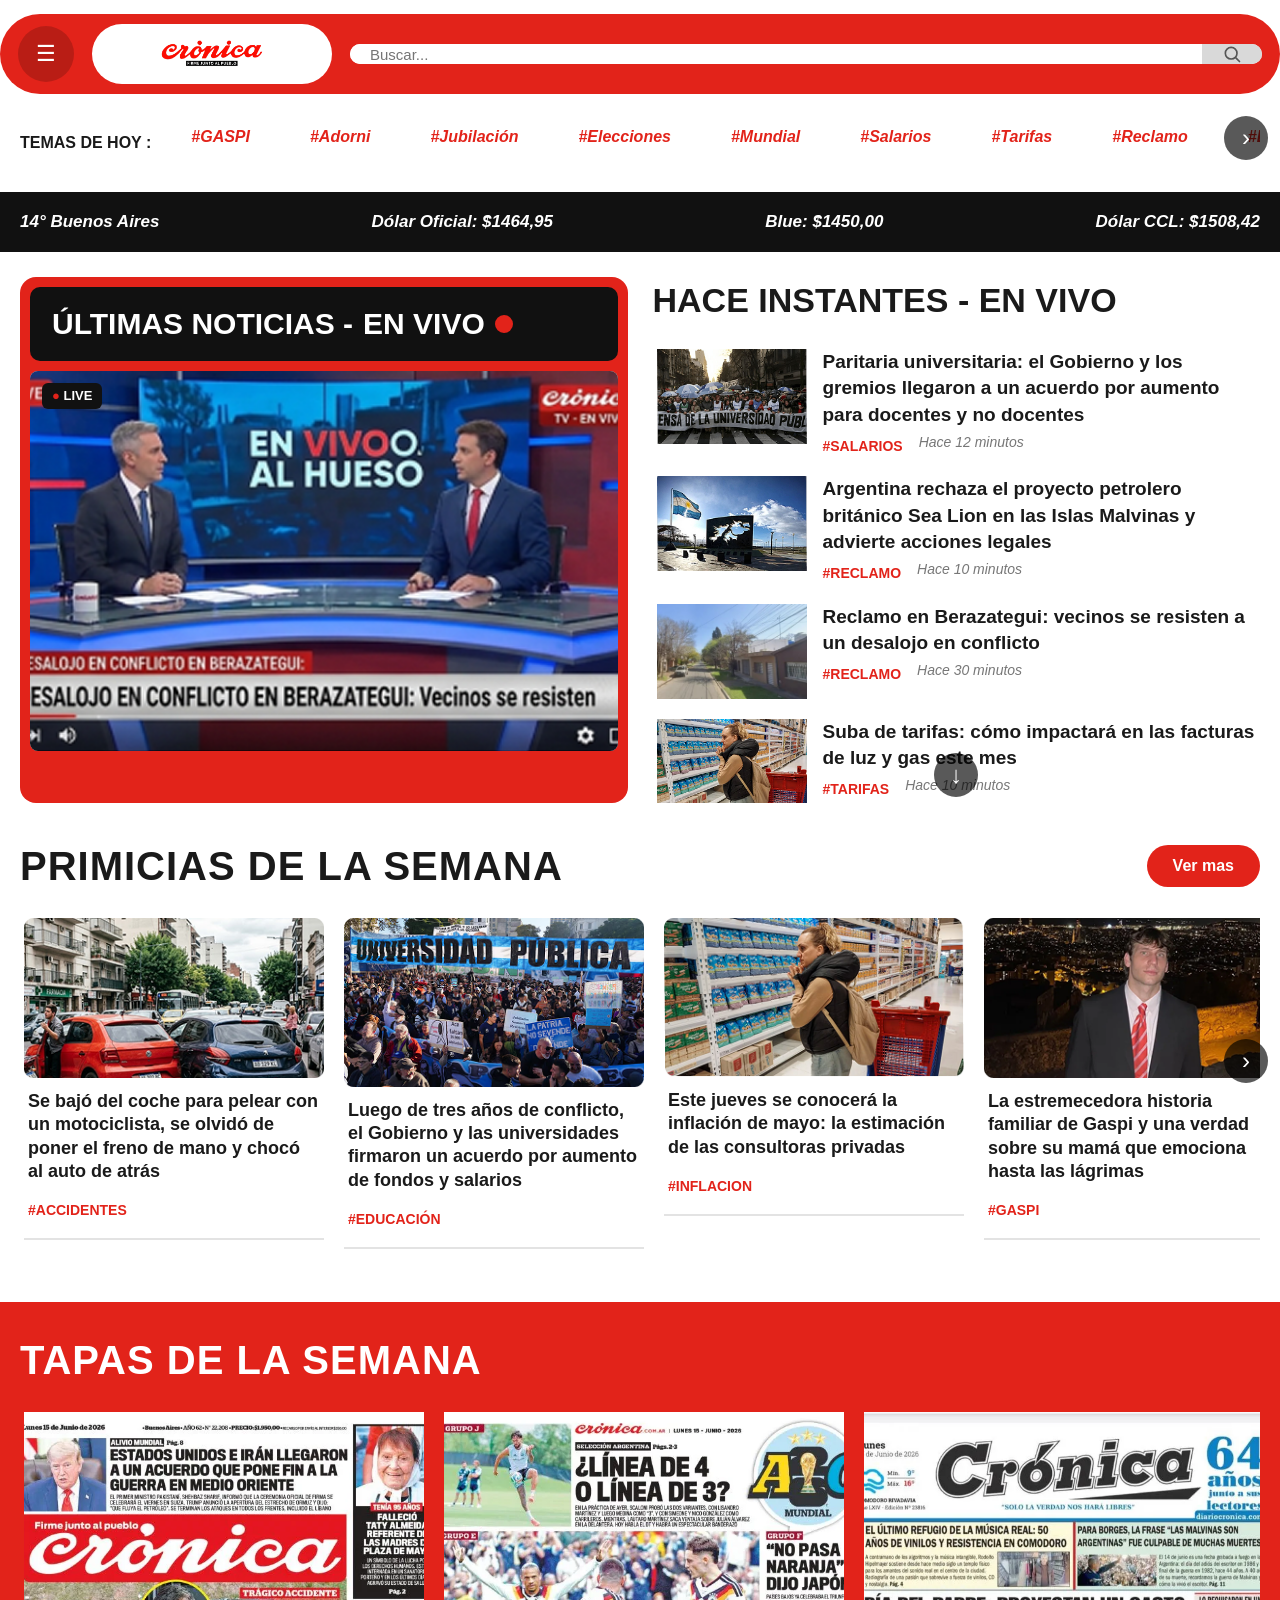
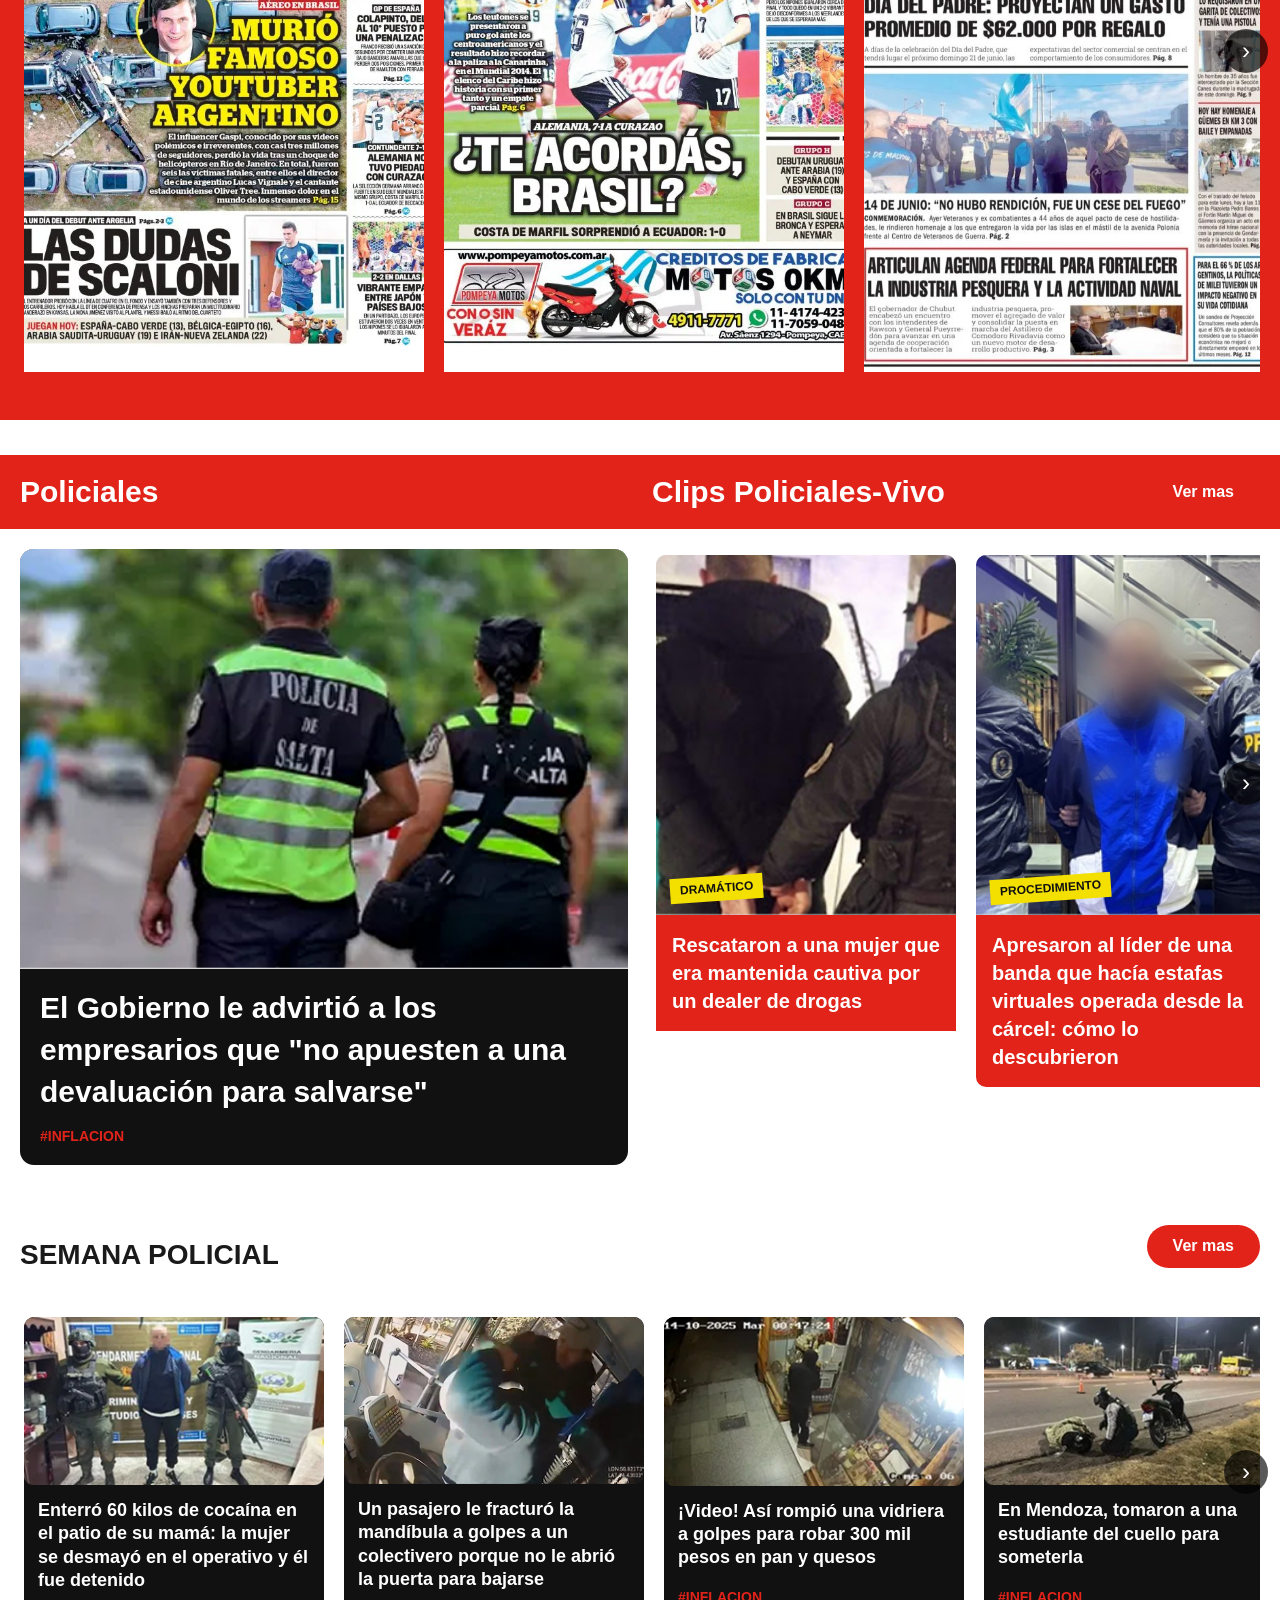
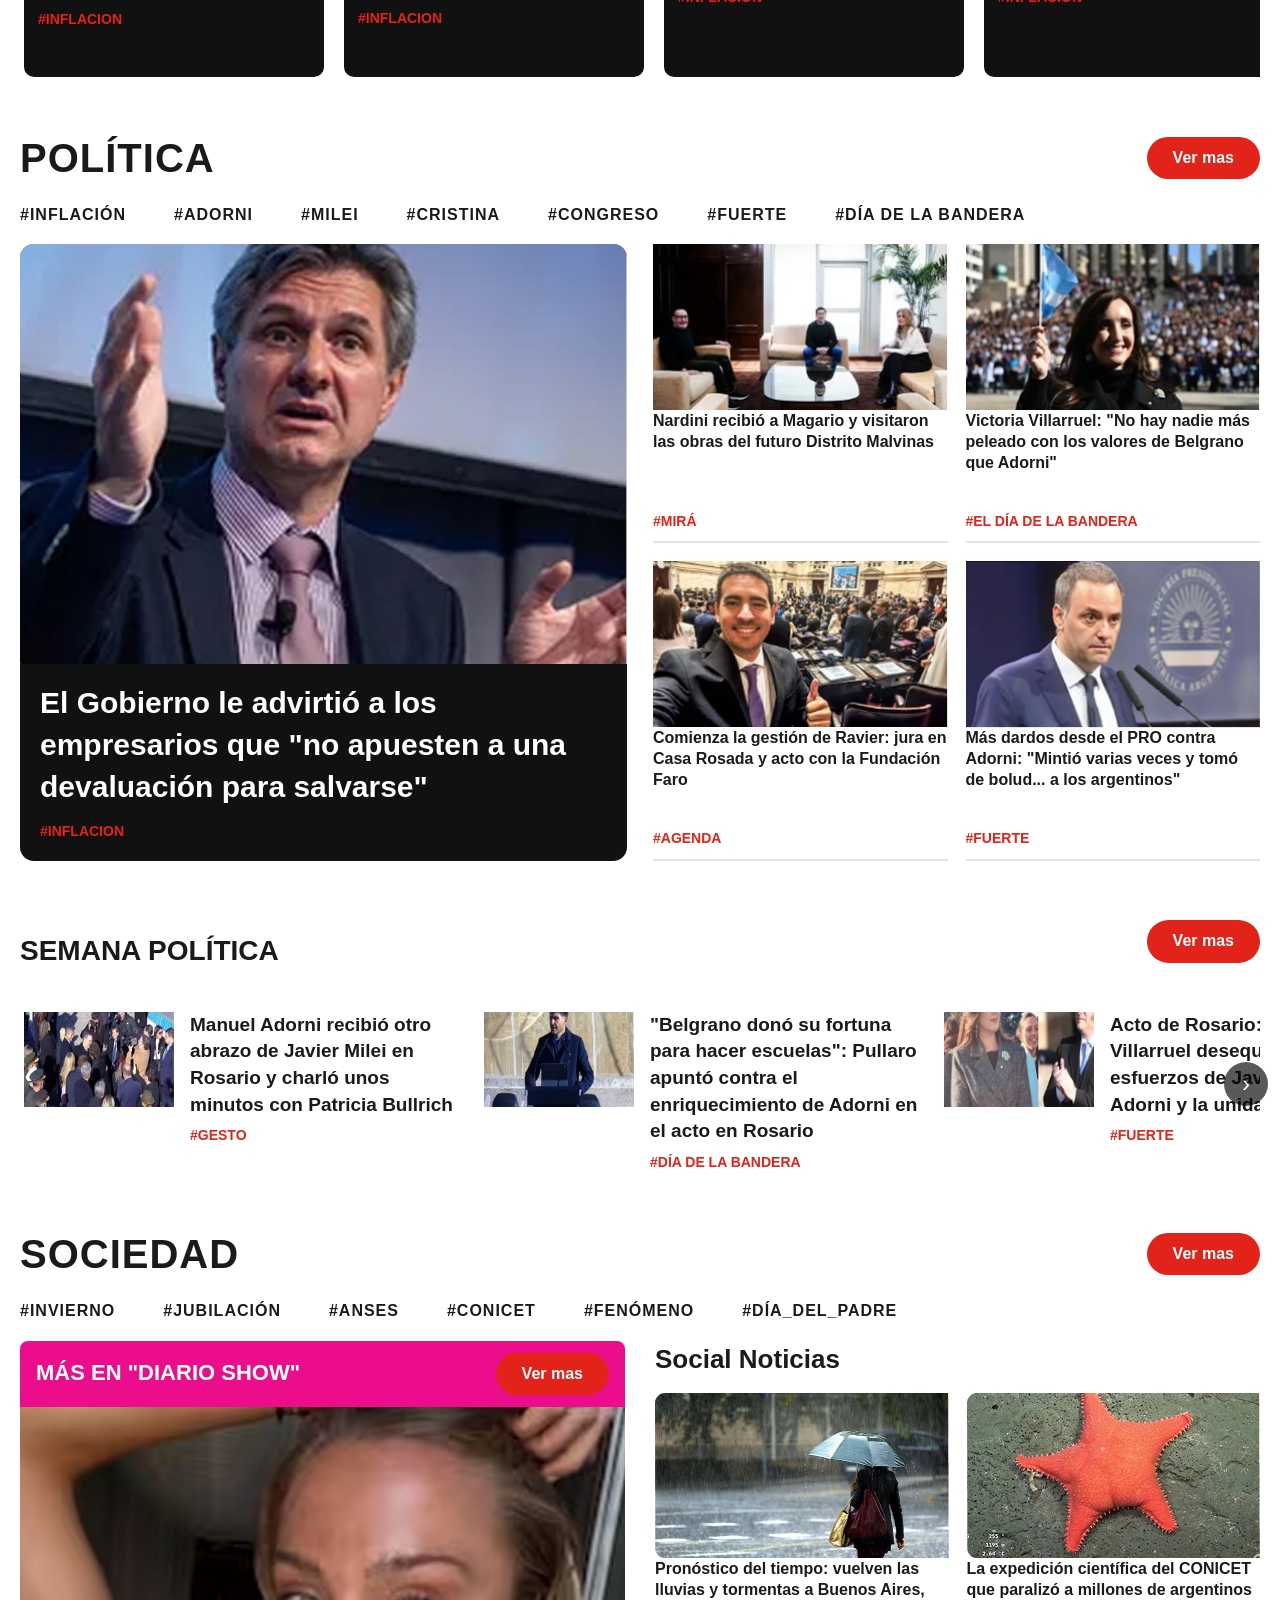
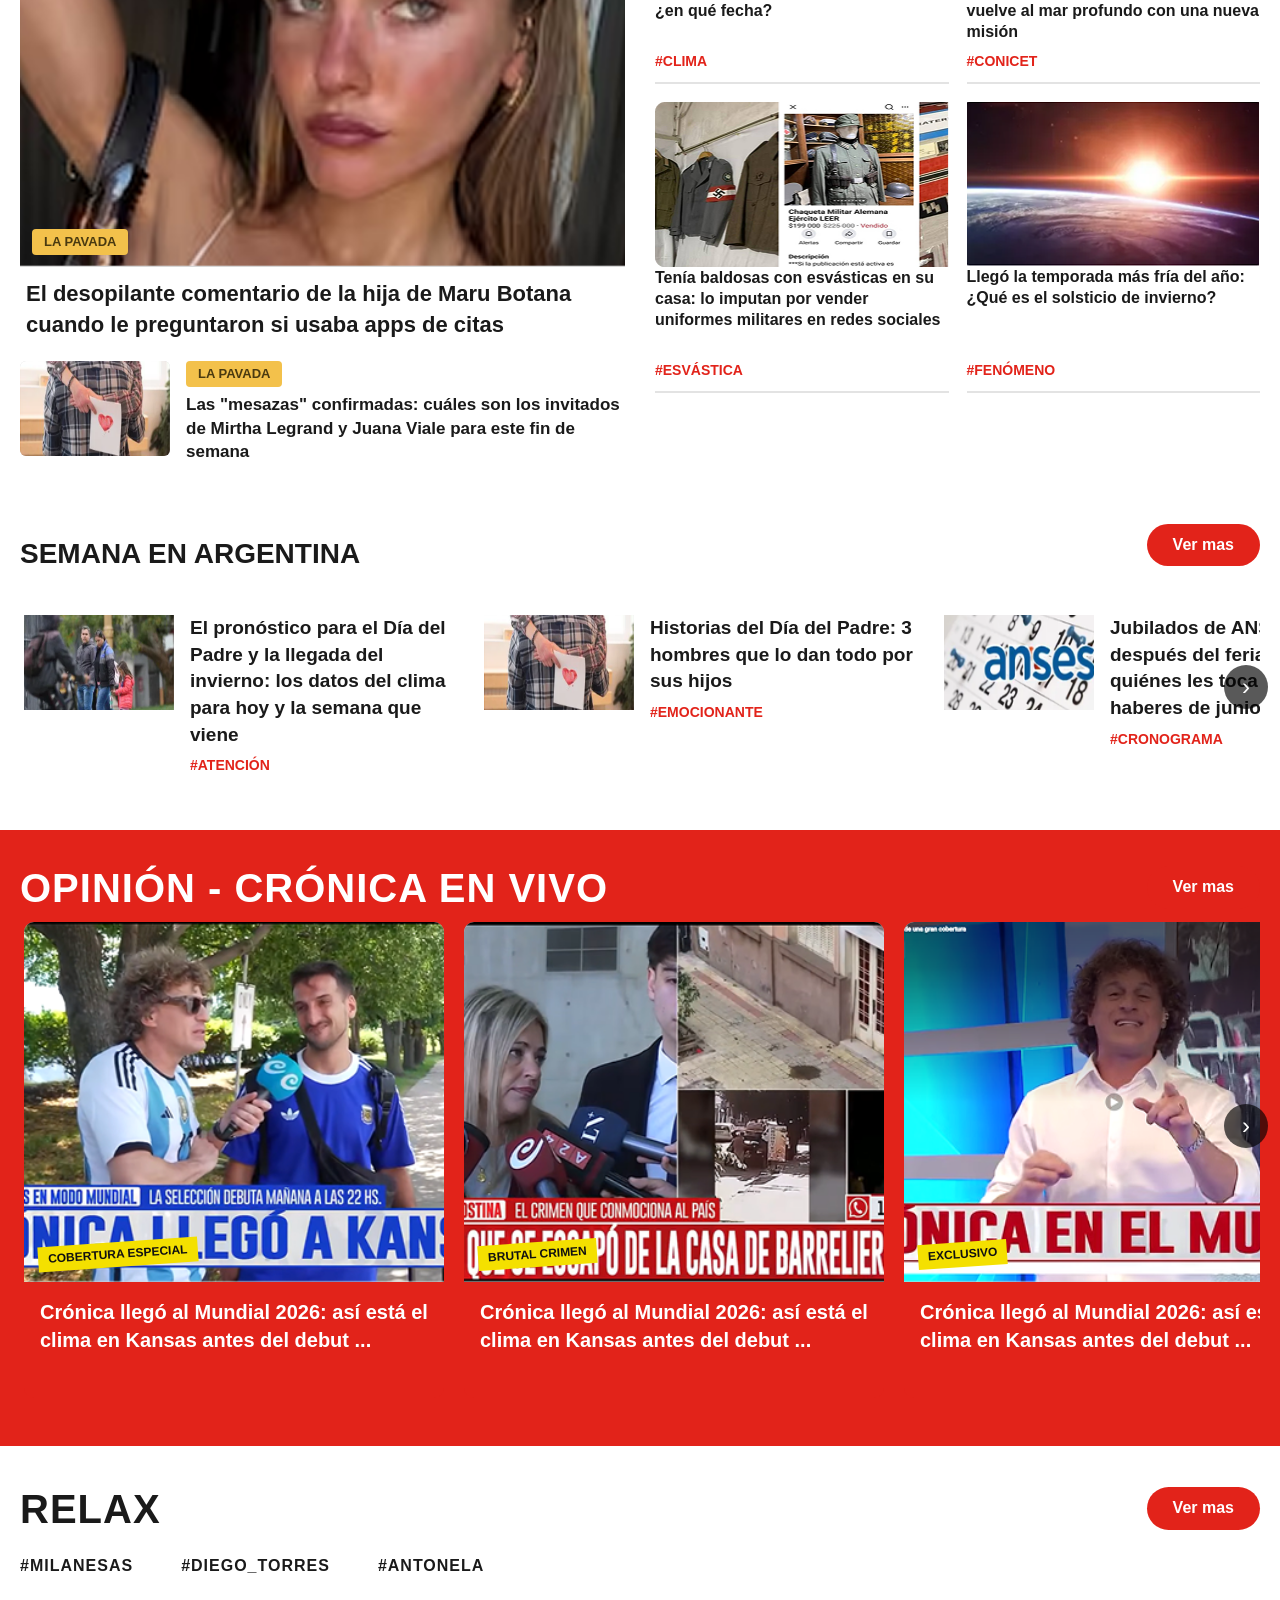
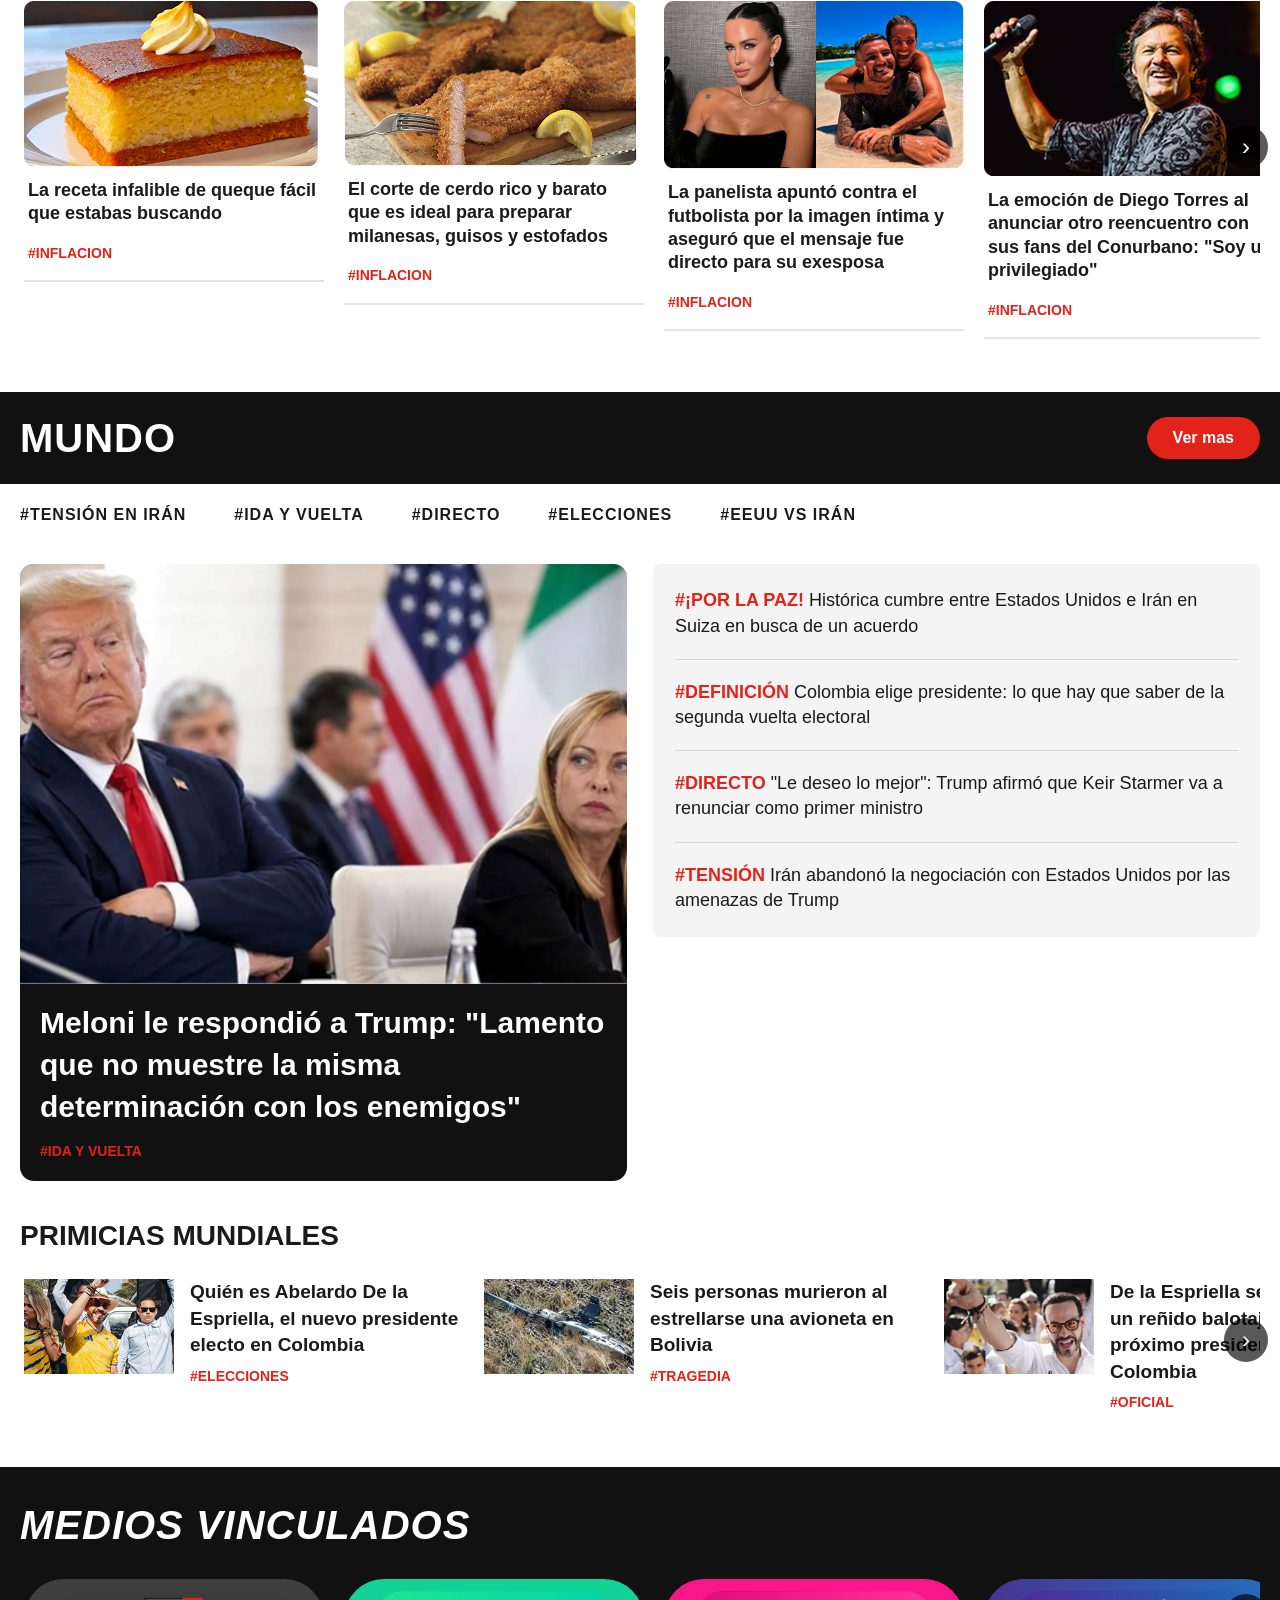
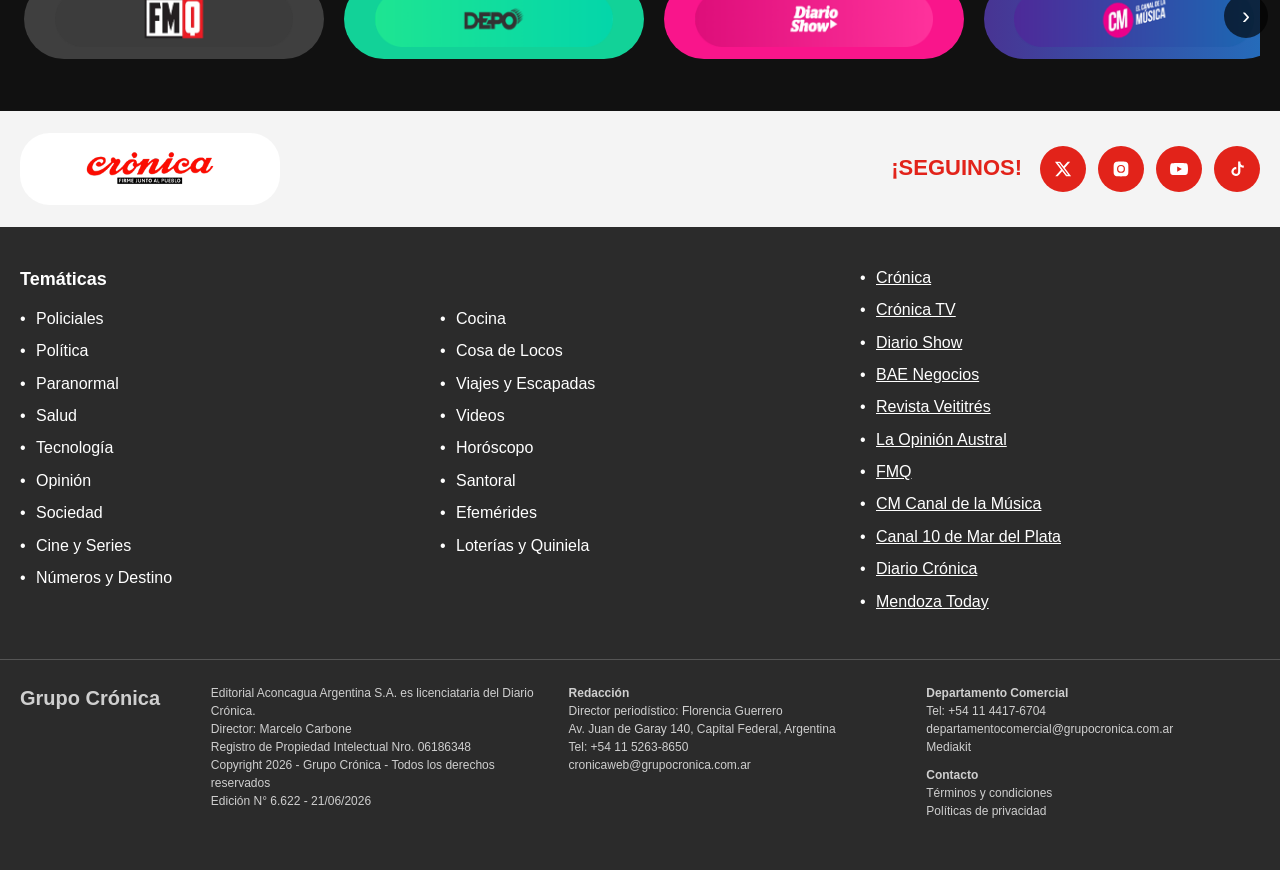
<file: index.html>
<!DOCTYPE html>
<html lang="es">
<head>
  <meta charset="UTF-8" />
  <meta name="viewport" content="width=device-width, initial-scale=1.0" />
  <title>Crónica — Portal de Noticias</title>
  <link rel="stylesheet" href="style.css" />
</head>

<body>

  <!-- =======================================================================
       1. HEADER (menú izq · logo · buscador der)
       ======================================================================= -->
  <header class="header">
    <div class="contenedor barra-superior">
      <button class="btn-menu" id="btnMenu" aria-label="Abrir menú">&#9776;</button>

      <a href="index.html" class="logo">
        <img src="imagenes/logo.png" alt="Crónica" class="logo-img" />
      </a>

      <form class="buscador" onsubmit="return false;">
        <input type="text" placeholder="Buscar..." />
        <button type="submit" aria-label="Buscar">
          <svg viewBox="0 0 24 24" width="20" height="20" fill="none" stroke="currentColor" stroke-width="2" stroke-linecap="round" stroke-linejoin="round"><circle cx="11" cy="11" r="7"></circle><line x1="21" y1="21" x2="16.65" y2="16.65"></line></svg>
        </button>
      </form>
    </div>

    <nav class="menu-desplegable menu-desplegable--oculto" id="menuDesplegable" aria-label="Menú principal">
      <ul class="menu-lista">
        <li><a href="#">Policiales</a></li>
        <li><a href="#">Política</a></li>
        <li><a href="#">Paranormal</a></li>
        <li><a href="#">Salud</a></li>
        <li><a href="#">Tecnología</a></li>
        <li><a href="#">Opinión</a></li>
        <li><a href="#">Sociedad</a></li>
        <li><a href="#">Cine y Series</a></li>
        <li><a href="#">Números y Destino</a></li>
        <li><a href="#">Cocina</a></li>
        <li><a href="#">Cosa de Locos</a></li>
        <li><a href="#">Viajes y Escapadas</a></li>
      </ul>
      <div class="menu-redes">
        <a href="#" class="red" aria-label="X">
          <svg viewBox="0 0 24 24" width="20" height="20" fill="currentColor"><path d="M18.244 2.25h3.308l-7.227 8.26 8.502 11.24h-6.66l-5.214-6.817L4.99 21.75H1.68l7.73-8.835L1.254 2.25H8.08l4.713 6.231 5.45-6.231Zm-1.161 17.52h1.833L7.084 4.126H5.117L17.083 19.77Z"/></svg>
        </a>
        <a href="#" class="red" aria-label="Instagram">
          <svg viewBox="0 0 24 24" width="20" height="20" fill="currentColor"><path d="M12 2.16c3.2 0 3.58.01 4.85.07 1.17.05 1.8.25 2.23.41.56.22.96.48 1.38.9.42.42.68.82.9 1.38.16.42.36 1.06.41 2.23.06 1.27.07 1.65.07 4.85s-.01 3.58-.07 4.85c-.05 1.17-.25 1.8-.41 2.23-.22.56-.48.96-.9 1.38-.42.42-.82.68-1.38.9-.42.16-1.06.36-2.23.41-1.27.06-1.65.07-4.85.07s-3.58-.01-4.85-.07c-1.17-.05-1.8-.25-2.23-.41a3.81 3.81 0 0 1-1.38-.9 3.81 3.81 0 0 1-.9-1.38c-.16-.42-.36-1.06-.41-2.23C2.17 15.58 2.16 15.2 2.16 12s.01-3.58.07-4.85c.05-1.17.25-1.8.41-2.23.22-.56.48-.96.9-1.38.42-.42.82-.68 1.38-.9.42-.16 1.06-.36 2.23-.41C8.42 2.17 8.8 2.16 12 2.16Zm0 4.38a5.3 5.3 0 1 0 0 10.6 5.3 5.3 0 0 0 0-10.6Zm0 1.62a3.68 3.68 0 1 1 0 7.36 3.68 3.68 0 0 1 0-7.36Zm5.5-2.86a1.24 1.24 0 1 1 0 2.48 1.24 1.24 0 0 1 0-2.48Z"/></svg>
        </a>
        <a href="#" class="red" aria-label="YouTube">
          <svg viewBox="0 0 24 24" width="20" height="20" fill="currentColor"><path d="M23.5 6.5a3 3 0 0 0-2.1-2.13C19.5 3.85 12 3.85 12 3.85s-7.5 0-9.4.52A3 3 0 0 0 .5 6.5 31.3 31.3 0 0 0 0 12a31.3 31.3 0 0 0 .5 5.5 3 3 0 0 0 2.1 2.13c1.9.52 9.4.52 9.4.52s7.5 0 9.4-.52a3 3 0 0 0 2.1-2.13A31.3 31.3 0 0 0 24 12a31.3 31.3 0 0 0-.5-5.5ZM9.6 15.5v-7l6.2 3.5-6.2 3.5Z"/></svg>
        </a>
        <a href="#" class="red" aria-label="TikTok">
          <svg viewBox="0 0 24 24" width="20" height="20" fill="currentColor"><path d="M16.5 2h-3v13.5a3 3 0 1 1-2.4-2.94V9.5A6 6 0 1 0 16.5 15.5V8.9a7.5 7.5 0 0 0 4.5 1.5V7.4a4.5 4.5 0 0 1-4.5-4.5V2Z"/></svg>
        </a>
      </div>
    </nav>
  </header>
<!-- 1B. TEMAS DE HOY (hashtags-filtro). SIN flechas, con scroll libre -->
 <nav class="contenedor temas-hoy">
    <span class="temas-etiqueta">TEMAS DE HOY :</span>
    <div class="carrusel temas-carrusel">
      <button class="carrusel-flecha anterior" aria-label="Anterior">&#8249;</button>

      <div class="carrusel-pista temas-pista">
        <a href="#" class="tema-item" data-filtro="GASPI">#GASPI</a>
        <a href="#" class="tema-item" data-filtro="ADORNI">#Adorni</a>
        <a href="#" class="tema-item" data-filtro="JUBILACION">#Jubilación</a>
        <a href="#" class="tema-item" data-filtro="ELECCIONES">#Elecciones</a>
        <a href="#" class="tema-item" data-filtro="MUNDIAL">#Mundial</a>
        <a href="#" class="tema-item" data-filtro="SALARIOS">#Salarios</a>
        <a href="#" class="tema-item" data-filtro="TARIFAS">#Tarifas</a>
        <a href="#" class="tema-item" data-filtro="RECLAMO">#Reclamo</a>
        <a href="#" class="tema-item" data-filtro="DOLAR">#Dólar</a>
        <a href="#" class="tema-item" data-filtro="CLIMA">#Clima</a>
        <a href="#" class="tema-item" data-filtro="MUNDIAL2">#Mundial 2026</a>
        <a href="#" class="tema-item" data-filtro="CONICET">#Conicet</a>
        <a href="#" class="tema-item" data-filtro="POLICIALES">#Policiales</a>
      </div>

      <button class="carrusel-flecha siguiente" aria-label="Siguiente">&#8250;</button>
    </div>
  </nav>

  <!-- 1C. TICKER FINANCIERO -->
  <div class="ticker">
    <div class="contenedor ticker-fila">
      <span>14° Buenos Aires</span>
      <span>Dólar Oficial: $1464,95</span>
      <span>Blue: $1450,00</span>
      <span>Dólar CCL: $1508,42</span>
    </div>
  </div>

  <main>

    <!-- 2. HERO -->
    <section class="contenedor">
      <div class="hero">
        <div class="hero-vivo">
          <a href="en-vivo.html" class="enlace-titulo-vivo">
            <h2>ÚLTIMAS NOTICIAS - <span>EN VIVO</span> <i class="punto-vivo"></i></h2>
          </a>
          <div class="video">
            <span class="etiqueta-live">LIVE</span>
            <img src="imagenes/imagen 1.png" alt="" class="img-ph img-ph--alta">
          </div>
        </div>

        <div class="hero-instantes">
          <h2>HACE INSTANTES - EN VIVO</h2>
          <div class="carrusel carrusel--vertical">
            <button class="carrusel-flecha anterior" aria-label="Subir">&#8593;</button>
            <div class="carrusel-pista instantes-pista">
              <article class="item-noticia" data-tags="SALARIOS MARCHA-UNIVERSITARIA">
                <img src="imagenes/imagen 2.png" alt="" class="img-ph img-ph--mini">
                <div>
                  <h3>Paritaria universitaria: el Gobierno y los gremios llegaron a un acuerdo por aumento para docentes y no docentes</h3>
                  <div class="meta"><span class="hashtag">#SALARIOS</span><span class="hora">Hace 12 minutos</span></div>
                </div>
              </article>
              <article class="item-noticia" data-tags="RECLAMO">
                <img src="imagenes/imagen 3.png" alt="" class="img-ph img-ph--mini">
                <div>
                  <h3>Argentina rechaza el proyecto petrolero británico Sea Lion en las Islas Malvinas y advierte acciones legales</h3>
                  <div class="meta"><span class="hashtag">#RECLAMO</span><span class="hora">Hace 10 minutos</span></div>
                </div>
              </article>
              <article class="item-noticia" data-tags="RECLAMO">
                <img src="imagenes/imagen 8.avif" alt="" class="img-ph img-ph--mini">
                <div>
                  <h3>Reclamo en Berazategui: vecinos se resisten a un desalojo en conflicto</h3>
                  <div class="meta"><span class="hashtag">#RECLAMO</span><span class="hora">Hace 30 minutos</span></div>
                </div>
              </article>
              <article class="item-noticia" data-tags="TARIFAS INFLACION">
                <img src="imagenes/imagen 7.png" alt="" class="img-ph img-ph--mini">
                <div>
                  <h3>Suba de tarifas: cómo impactará en las facturas de luz y gas este mes</h3>
                  <div class="meta"><span class="hashtag">#TARIFAS</span><span class="hora">Hace 10 minutos</span></div>
                </div>
              </article>
              <article class="item-noticia" data-tags="GASPI">
                <img src="imagenes/imagen 6.png" alt="" class="img-ph img-ph--mini">
                <div>
                  <h3>La estremecedora historia familiar de Gaspi y una frase sobre su mamá que emociona hasta las lágrimas</h3>
                  <div class="meta"><span class="hashtag">#GASPI</span><span class="hora">Hace 5 minutos</span></div>
                </div>
              </article>
              <article class="item-noticia" data-tags="GASPI">
                <img src="imagenes/imagen 5.png" alt="" class="img-ph img-ph--mini">
                <div>
                  <h3>Cómo será el proceso para repatriar el cuerpo de Gaspi a la Argentina tras el accidente</h3>
                  <div class="meta"><span class="hashtag">#GASPI</span><span class="hora">Hace 12 minutos</span></div>
                </div>
              </article>
              <article class="item-noticia" data-tags="RECLAMO">
                <img src="imagenes/imagen 4.png" alt="" class="img-ph img-ph--mini">
                <div>
                  <h3>Buscan a cinco pescadores que desaparecieron en una lancha en el Río de la Plata</h3>
                  <div class="meta"><span class="hashtag">#RECLAMO</span><span class="hora">Hace 20 minutos</span></div>
                </div>
              </article>
              <p class="instantes-vacio" hidden>No hay noticias recientes con ese filtro.</p>
            </div>
            <button class="carrusel-flecha siguiente" aria-label="Bajar">&#8595;</button>
          </div>
        </div>
      </div>
    </section>

    <!-- 3. PRIMICIAS DE LA SEMANA -->
    <section class="contenedor">
      <div class="seccion-encabezado">
        <h2 class="titulo-seccion">Primicias de la semana</h2>
        <a href="en-vivo.html" class="btn-vermas">Ver mas</a>
      </div>
      <div class="carrusel">
        <button class="carrusel-flecha anterior" aria-label="Anterior">&#8249;</button>
        <div class="carrusel-pista">
          <article class="card">
            <img src="imagenes/imagen 9.png" alt="">
            <div class="card-cuerpo">
              <h3>Se bajó del coche para pelear con un motociclista, se olvidó de poner el freno de mano y chocó al auto de atrás</h3>
              <span class="hashtag">#ACCIDENTES</span>
            </div>
          </article>
          <article class="card">
            <img src="imagenes/imagen 10.png" alt="">
            <div class="card-cuerpo">
              <h3>Luego de tres años de conflicto, el Gobierno y las universidades firmaron un acuerdo por aumento de fondos y salarios</h3>
              <span class="hashtag">#EDUCACIÓN</span>
            </div>
          </article>
          <article class="card">
            <img src="imagenes/imagen 7.png" alt="">
            <div class="card-cuerpo">
              <h3>Este jueves se conocerá la inflación de mayo: la estimación de las consultoras privadas</h3>
              <span class="hashtag">#INFLACION</span>
            </div>
          </article>
          <article class="card">
            <img src="imagenes/imagen 5.png" alt="">
            <div class="card-cuerpo">
              <h3>La estremecedora historia familiar de Gaspi y una verdad sobre su mamá que emociona hasta las lágrimas</h3>
              <span class="hashtag">#GASPI</span>
            </div>
          </article>
          <article class="card">
            <img src="imagenes/imagen 13.jfif" alt="">
            <div class="card-cuerpo">
              <h3>El dólar blue volvió a subir y marcó un nuevo récord: a cuánto cerró este viernes</h3>
              <span class="hashtag">#DÓLAR</span>
            </div>
          </article>
          <article class="card">
            <img src="imagenes/imagen 11.avif" alt="">
            <div class="card-cuerpo">
              <h3>Alerta meteorológica: anticipan una semana con fuertes vientos y descenso de temperatura</h3>
              <span class="hashtag">#CLIMA</span>
            </div>
          </article>
          <article class="card">
            <img src="imagenes/imagen 12.avif" alt="">
            <div class="card-cuerpo">
              <h3>El CONICET volvió a transmitir en vivo desde el fondo del mar y batió su propio récord de audiencia</h3>
              <span class="hashtag">#CONICET</span>
            </div>
          </article>
        </div>
        <button class="carrusel-flecha siguiente" aria-label="Siguiente">&#8250;</button>
      </div>
    </section>

    <!-- 4. TAPAS DE LA SEMANA -->
    <section class="bloque-rojo">
      <div class="contenedor">
        <h2 class="titulo-seccion titulo-blanco">Tapas de la semana</h2>
        <div class="carrusel">
          <button class="carrusel-flecha anterior" aria-label="Anterior">&#8249;</button>
          <div class="carrusel-pista">
            <img src="imagenes/Tapa1.webp" alt="" class="img-ph img-ph--tapa">
            <img src="imagenes/Tapa2.webp" alt="" class="img-ph img-ph--tapa">
            <img src="imagenes/Tapa3.webp" alt="" class="img-ph img-ph--tapa">
            <img src="imagenes/Tapa4.webp" alt="" class="img-ph img-ph--tapa">

          </div>
          <button class="carrusel-flecha siguiente" aria-label="Siguiente">&#8250;</button>
        </div>
      </div>
    </section>

    <!-- 5. POLICIALES + CLIPS (franja de títulos) -->
    <section class="franja-doble">
      <div class="contenedor franja-doble-grid">
        <h2 class="titulo-blanco">Policiales</h2>
        <div class="franja-doble-der">
          <h2 class="titulo-blanco">Clips Policiales-Vivo</h2>
          <a href="policiales.html" class="btn-vermas">Ver mas</a>
        </div>
      </div>
    </section>

    <section class="contenedor">
      <div class="policiales-grid">
        <article class="destacada-oscura col-min">
           <img src="imagenes/policial 1.png" alt="" class="img-ph img-ph--media">
          <div class="cuerpo">
            <h3>El Gobierno le advirtió a los empresarios que "no apuesten a una devaluación para salvarse"</h3>
            <span class="hashtag">#INFLACION</span>
          </div>
        </article>

        <div class="col-min clips-col">
          <div class="carrusel">
            <button class="carrusel-flecha anterior" aria-label="Anterior">&#8249;</button>
            <div class="carrusel-pista">
              <article class="card-clip">
                 <div class="media-etiqueta">
                   <img src="imagenes/policial 2.png" alt="" class="img-ph img-ph--clip">
                   <span class="etiqueta-amarilla">DRAMÁTICO</span>
                 </div>
                <div class="card-cuerpo card-cuerpo--rojo">
                  <h3>Rescataron a una mujer que era mantenida cautiva por un dealer de drogas</h3>
                </div>
              </article>
              <article class="card-clip">
                <div class="media-etiqueta">
                   <img src="imagenes/policial 3.png" alt="" class="img-ph img-ph--clip">
                   <span class="etiqueta-amarilla">PROCEDIMIENTO</span>
                 </div>
                <div class="card-cuerpo card-cuerpo--rojo">
                  <h3>Apresaron al líder de una banda que hacía estafas virtuales operada desde la cárcel: cómo lo descubrieron</h3>
                </div>
              </article>
              <article class="card-clip">
                <div class="media-etiqueta">
                   <img src="imagenes/policial 4.png" alt="" class="img-ph img-ph--clip">
                   <span class="etiqueta-amarilla">TIROTEO</span>
                 </div>
                <div class="card-cuerpo card-cuerpo--rojo">
                  <h3>Ladrón fue herido de bala por policías al ser sorprendido mientras fugaba en una moto robada</h3>
                </div>
              </article>
            </div>
            <button class="carrusel-flecha siguiente" aria-label="Siguiente">&#8250;</button>
          </div>
        </div>
      </div>
    </section>

    <!-- 6. SEMANA POLICIAL -->
    <section class="contenedor">
      <div class="seccion-encabezado">
        <h2 class="titulo-sub">Semana policial</h2>
        <a href="#" class="btn-vermas">Ver mas</a>
      </div>
      <div class="carrusel">
        <button class="carrusel-flecha anterior" aria-label="Anterior">&#8249;</button>
        <div class="carrusel-pista">
          <article class="card card--oscura">
            <img src="imagenes/policial 5.png" alt="">
            <div class="card-cuerpo">
              <h3>Enterró 60 kilos de cocaína en el patio de su mamá: la mujer se desmayó en el operativo y él fue detenido</h3>
              <span class="hashtag">#INFLACION</span>
            </div>
          </article>
          <a href="noticia.html" class="card card--oscura card-enlace">
           <img src="imagenes/policial 6.png" alt="">
            <div class="card-cuerpo">
              <h3>Un pasajero le fracturó la mandíbula a golpes a un colectivero porque no le abrió la puerta para bajarse</h3>
              <span class="hashtag">#INFLACION</span>
            </div>
          </a>
          <article class="card card--oscura">
            <img src="imagenes/policial 7.png" alt="">
            <div class="card-cuerpo">
              <h3>¡Video! Así rompió una vidriera a golpes para robar 300 mil pesos en pan y quesos</h3>
              <span class="hashtag">#INFLACION</span>
            </div>
          </article>
          <article class="card card--oscura">
            <img src="imagenes/policial 8.png" alt="">
            <div class="card-cuerpo">
              <h3>En Mendoza, tomaron a una estudiante del cuello para someterla</h3>
              <span class="hashtag">#INFLACION</span>
            </div>
          </article>
          <article class="card card--oscura">
            <img src="imagenes/policial 9.webp" alt="">
            <div class="card-cuerpo">
              <h3>Apresaron al líder de una banda que hacía estafas virtuales operada desde la cárcel: cómo lo descubrieron</h3>
              <span class="hashtag">#PROCEDIMIENTO</span>
            </div>
          </article>
          <article class="card card--oscura">
           <img src="imagenes/policial 4.png" alt="">
            <div class="card-cuerpo">
              <h3>Ladrón fue herido de bala por policías al ser sorprendido mientras fugaba en una moto robada</h3>
              <span class="hashtag">#TIROTEO</span>
            </div>
          </article>
          <article class="card card--oscura">
            <img src="imagenes/policial 3.png" alt="">
            <div class="card-cuerpo">
              <h3>Condenaron a un abuelo por abusar de su amigo: deberá cumplir 9 años y medio de prisión</h3>
              <span class="hashtag">#JUSTICIA</span>
            </div>
          </article>
        </div>
        <button class="carrusel-flecha siguiente" aria-label="Siguiente">&#8250;</button>
      </div>
    </section>

    <!-- 7. POLÍTICA -->
    <section class="contenedor">
      <div class="seccion-encabezado">
        <h2 class="titulo-seccion">Política</h2>
        <a href="#" class="btn-vermas">Ver mas</a>
      </div>
      <div class="fila-tags">
        <a href="#">#INFLACIÓN</a>
        <a href="#">#ADORNI</a>
        <a href="#">#MILEI</a>
        <a href="#">#CRISTINA</a>
        <a href="#">#CONGRESO</a>
        <a href="#">#FUERTE</a>
        <a href="#">#DÍA DE LA BANDERA</a>
      </div>
      <div class="politica-grid">
        <article class="destacada-oscura col-min">
           <img src="imagenes/politica 1.png" alt="" class="img-ph img-ph--media">
          <div class="cuerpo">
            <h3>El Gobierno le advirtió a los empresarios que "no apuesten a una devaluación para salvarse"</h3>
            <span class="hashtag">#INFLACION</span>
          </div>
        </article>
        <div class="grilla-2x2 col-min">
          <article class="mini-card">
            <img src="imagenes/politica 2.png" alt="">
            <h4>Nardini recibió a Magario y visitaron las obras del futuro Distrito Malvinas</h4>
            <span class="hashtag">#MIRÁ</span>
          </article>
          <article class="mini-card">
            <img src="imagenes/politica 3.png" alt="">
            <h4>Victoria Villarruel: "No hay nadie más peleado con los valores de Belgrano que Adorni"</h4>
            <span class="hashtag">#EL DÍA DE LA BANDERA</span>
          </article>
          <article class="mini-card">
            <img src="imagenes/politica 4.png" alt="">
            <h4>Comienza la gestión de Ravier: jura en Casa Rosada y acto con la Fundación Faro</h4>
            <span class="hashtag">#AGENDA</span>
          </article>
          <article class="mini-card">
            <img src="imagenes/politica 5.png" alt="">
            <h4>Más dardos desde el PRO contra Adorni: "Mintió varias veces y tomó de bolud... a los argentinos"</h4>
            <span class="hashtag">#FUERTE</span>
          </article>
        </div>
      </div>
    </section>

    <!-- 8. SEMANA POLÍTICA (carrusel de ítems imagen+texto) -->
    <section class="contenedor">
      <div class="seccion-encabezado">
        <h2 class="titulo-sub">Semana política</h2>
        <a href="#" class="btn-vermas">Ver mas</a>
      </div>
      <div class="carrusel">
        <button class="carrusel-flecha anterior" aria-label="Anterior">&#8249;</button>
        <div class="carrusel-pista">
          <article class="item-noticia item-noticia--ancho">
             <img src="imagenes/politica 6.png" alt="" class="img-ph img-ph--mini">
            <div>
              <h3>Manuel Adorni recibió otro abrazo de Javier Milei en Rosario y charló unos minutos con Patricia Bullrich</h3>
              <span class="hashtag">#GESTO</span>
            </div>
          </article>
          <article class="item-noticia item-noticia--ancho">
            <img src="imagenes/politica 7.png" alt="" class="img-ph img-ph--mini">
            <div>
              <h3>"Belgrano donó su fortuna para hacer escuelas": Pullaro apuntó contra el enriquecimiento de Adorni en el acto en Rosario</h3>
              <span class="hashtag">#DÍA DE LA BANDERA</span>
            </div>
          </article>
          <article class="item-noticia item-noticia--ancho">
            <img src="imagenes/politica 8.png" alt="" class="img-ph img-ph--mini">
            <div>
              <h3>Acto de Rosario: Victoria Villarruel desequilibró los esfuerzos de Javier Milei por Adorni y la unidad</h3>
              <span class="hashtag">#FUERTE</span>
            </div>
          </article>
          <article class="item-noticia item-noticia--ancho">
            <img src="imagenes/politica 7.png" alt="" class="img-ph img-ph--mini">
            <div>
              <h3>Más apoyo a Cristina: diputados y senadores de Unión por la Patria respaldaron el "banderazo"</h3>
              <span class="hashtag">#POSTURA</span>
            </div>
          </article>
        </div>
        <button class="carrusel-flecha siguiente" aria-label="Siguiente">&#8250;</button>
      </div>
    </section>

    <!-- 9. SOCIEDAD (Diario Show + Social Noticias) -->
    <section class="contenedor">
      <div class="seccion-encabezado">
        <h2 class="titulo-seccion">Sociedad</h2>
        <a href="sociedad.html" class="btn-vermas">Ver mas</a>
      </div>
      <div class="fila-tags">
        <a href="#">#INVIERNO</a>
        <a href="#">#JUBILACIÓN</a>
        <a href="#">#ANSES</a>
        <a href="#">#CONICET</a>
        <a href="#">#FENÓMENO</a>
        <a href="#">#DÍA_DEL_PADRE</a>
      </div>
      <div class="sociedad-grid">
        <!-- IZQUIERDA: Más en "Diario Show" -->
        <div class="col-min diarioshow">
          <div class="diarioshow-cabecera">
            <span>MÁS EN "DIARIO SHOW"</span>
            <a href="#" class="btn-vermas">Ver mas</a>
          </div>
          <article class="diarioshow-destacada">
            <div class="diarioshow-foto">
              <img src="imagenes/sociedad 1.png" alt="" class="img-ph img-ph--media2">
              <span class="etiqueta-pavada">LA PAVADA</span>
            </div>
            <h3>El desopilante comentario de la hija de Maru Botana cuando le preguntaron si usaba apps de citas</h3>
          </article>
          <article class="item-noticia diarioshow-item">
            <img src="imagenes/sociedad 7.png" alt="" class="img-ph img-ph--mini">
            <div>
              <span class="etiqueta-pavada">LA PAVADA</span>
              <h3>Las "mesazas" confirmadas: cuáles son los invitados de Mirtha Legrand y Juana Viale para este fin de semana</h3>
            </div>
          </article>
        </div>

        <!-- DERECHA: Social Noticias (grilla 2x2) -->
        <div class="col-min">
          <h2 class="titulo-bloque">Social Noticias</h2>
          <div class="grilla-2x2">
            <article class="mini-card">
             <img src="imagenes/sociedad 2.png" alt="">
              <h4>Pronóstico del tiempo: vuelven las lluvias y tormentas a Buenos Aires, ¿en qué fecha?</h4>
              <span class="hashtag">#CLIMA</span>
            </article>
            <article class="mini-card">
              <img src="imagenes/sociedad 3.png" alt="">
              <h4>La expedición científica del CONICET que paralizó a millones de argentinos vuelve al mar profundo con una nueva misión</h4>
              <span class="hashtag">#CONICET</span>
            </article>
            <a class="mini-card" href="noticia-esvastica.html">
              <img src="imagenes/sociedad 4.png" alt="">
              <h4>Tenía baldosas con esvásticas en su casa: lo imputan por vender uniformes militares en redes sociales</h4>
              <span class="hashtag">#ESVÁSTICA</span>
            </a>
            <article class="mini-card">
              <img src="imagenes/sociedad 5.png" alt="">
              <h4>Llegó la temporada más fría del año: ¿Qué es el solsticio de invierno?</h4>
              <span class="hashtag">#FENÓMENO</span>
            </article>
          </div>
        </div>
      </div>
    </section>

    <!-- 9B. SEMANA EN ARGENTINA (carrusel de ítems imagen+texto) -->
    <section class="contenedor">
      <div class="seccion-encabezado">
        <h2 class="titulo-sub">Semana en Argentina</h2>
        <a href="#" class="btn-vermas">Ver mas</a>
      </div>
      <div class="carrusel">
        <button class="carrusel-flecha anterior" aria-label="Anterior">&#8249;</button>
        <div class="carrusel-pista">
          <article class="item-noticia item-noticia--ancho">
            <img src="imagenes/sociedad 6.png" alt="" class="img-ph img-ph--mini">
            <div>
              <h3>El pronóstico para el Día del Padre y la llegada del invierno: los datos del clima para hoy y la semana que viene</h3>
              <span class="hashtag">#ATENCIÓN</span>
            </div>
          </article>
          <article class="item-noticia item-noticia--ancho">
            <img src="imagenes/sociedad 7.png" alt="" class="img-ph img-ph--mini">
            <div>
              <h3>Historias del Día del Padre: 3 hombres que lo dan todo por sus hijos</h3>
              <span class="hashtag">#EMOCIONANTE</span>
            </div>
          </article>
          <article class="item-noticia item-noticia--ancho">
            <img src="imagenes/sociedad 8.png" alt="" class="img-ph img-ph--mini">
            <div>
              <h3>Jubilados de ANSES: después del feriado, ¿a quiénes les toca cobrar sus haberes de junio?</h3>
              <span class="hashtag">#CRONOGRAMA</span>
            </div>
          </article>
          <article class="item-noticia item-noticia--ancho">
            <img src="imagenes/sociedad 4.png" alt="" class="img-ph img-ph--mini">
            <div>
              <h3>Línea F del subte: qué barrios conectará y cómo se llamarán las estaciones</h3>
              <span class="hashtag">#ALUCINANTE</span>
            </div>
          </article>
        </div>
        <button class="carrusel-flecha siguiente" aria-label="Siguiente">&#8250;</button>
      </div>
    </section>

    <!-- 10. OPINIÓN - CRÓNICA EN VIVO -->
    <section class="opinion-vivo">
      <div class="contenedor opinion-cabecera">
        <h2 class="titulo-seccion titulo-blanco">Opinión - Crónica en vivo</h2>
        <a href="en-vivo.html" class="btn-vermas">Ver mas</a>
      </div>
      <div class="contenedor">
        <div class="carrusel">
          <button class="carrusel-flecha anterior" aria-label="Anterior">&#8249;</button>
          <div class="carrusel-pista">
            <article class="card-opinion">
              <div class="media-etiqueta"><img src="imagenes/opinion 1.png" alt="" class="img-ph img-ph--opinion"><span class="etiqueta-amarilla">COBERTURA ESPECIAL</span></div>
              <div class="card-cuerpo card-cuerpo--rojo">
                <h3>Crónica llegó al Mundial 2026: así está el clima en Kansas antes del debut ...</h3>
              </div>
            </article>
            <article class="card-opinion">
             <div class="media-etiqueta"><img src="imagenes/opinion 2.png" alt="" class="img-ph img-ph--opinion"><span class="etiqueta-amarilla">BRUTAL CRIMEN</span></div>
              <div class="card-cuerpo card-cuerpo--rojo">
                <h3>Crónica llegó al Mundial 2026: así está el clima en Kansas antes del debut ...</h3>
              </div>
            </article>
            <article class="card-opinion">
             <div class="media-etiqueta"><img src="imagenes/opinion 3.png" alt="" class="img-ph img-ph--opinion"><span class="etiqueta-amarilla">EXCLUSIVO</span></div>
              <div class="card-cuerpo card-cuerpo--rojo">
                <h3>Crónica llegó al Mundial 2026: así está el clima en Kansas antes del debut ...</h3>
              </div>
            </article>
            <article class="card-opinion">
             <div class="media-etiqueta"><img src="imagenes/opinion 4.png" alt="" class="img-ph img-ph--opinion"><span class="etiqueta-amarilla">VIDEO</span></div>
              <div class="card-cuerpo card-cuerpo--rojo">
                <h3>Así se enteraba Mario Pergolini de la noticia en vivo: "El rock está de luto"</h3>
              </div>
            </article>
            <article class="card-opinion">
              <div class="media-etiqueta"><img src="imagenes/policial 2.png" alt="" class="img-ph img-ph--opinion"><span class="etiqueta-amarilla">DRAMÁTICO</span></div>
              <div class="card-cuerpo card-cuerpo--rojo">
                <h3>Rescataron a una mujer que era mantenida cautiva por un dealer de drogas...</h3>
              </div>
            </article>
            <article class="card-opinion">
              <div class="media-etiqueta"><img src="imagenes/opinion 5.jfif" alt="" class="img-ph img-ph--opinion"><span class="etiqueta-amarilla">IMPACTANTE</span></div>
              <div class="card-cuerpo card-cuerpo--rojo">
                <h3>El momento exacto en que un rayo cae a metros de un grupo de turistas en la montaña</h3>
              </div>
            </article>
          </div>
          <button class="carrusel-flecha siguiente" aria-label="Siguiente">&#8250;</button>
        </div>
      </div>
    </section>

    <!-- 11. RELAX -->
    <section class="contenedor">
      <div class="seccion-encabezado">
        <h2 class="titulo-seccion">Relax</h2>
        <a href="#" class="btn-vermas">Ver mas</a>
      </div>
      <div class="fila-tags">
        <a href="#">#MILANESAS</a>
        <a href="#">#DIEGO_TORRES</a>
        <a href="#">#ANTONELA</a>
      </div>
      <div class="carrusel">
        <button class="carrusel-flecha anterior" aria-label="Anterior">&#8249;</button>
        <div class="carrusel-pista pista-relax">
          <article class="card">
            <img src="imagenes/relax 1.png" alt="">
            <div class="card-cuerpo">
              <h3>La receta infalible de queque fácil que estabas buscando</h3>
              <span class="hashtag">#INFLACION</span>
            </div>
          </article>
          <article class="card">
            <img src="imagenes/relax 2.png" alt="">
            <div class="card-cuerpo">
              <h3>El corte de cerdo rico y barato que es ideal para preparar milanesas, guisos y estofados</h3>
              <span class="hashtag">#INFLACION</span>
            </div>
          </article>
          <article class="card">
            <img src="imagenes/relax 3.png" alt="">
            <div class="card-cuerpo">
              <h3>La panelista apuntó contra el futbolista por la imagen íntima y aseguró que el mensaje fue directo para su exesposa</h3>
              <span class="hashtag">#INFLACION</span>
            </div>
          </article>
          <article class="card">
           <img src="imagenes/relax 4.png" alt="">
            <div class="card-cuerpo">
              <h3>La emoción de Diego Torres al anunciar otro reencuentro con sus fans del Conurbano: "Soy un privilegiado"</h3>
              <span class="hashtag">#INFLACION</span>
            </div>
          </article>
          <article class="card">
            <img src="imagenes/sociedad 1.png" alt="">
            <div class="card-cuerpo">
              <h3>El detalle que alimenta el rumor de que la China Suárez quiere la vida de Wanda Nara</h3>
              <span class="hashtag">#FARÁNDULA</span>
            </div>
          </article>
          <article class="card">
            <img src="imagenes/relax 1.png" alt="">
            <div class="card-cuerpo">
              <h3>Cómo hacer pan casero sin amasado: la receta más fácil y económica para el finde</h3>
              <span class="hashtag">#COCINA</span>
            </div>
          </article>
          <article class="card">
           <img src="imagenes/relax 3.png" alt="">
            <div class="card-cuerpo">
              <h3>Horóscopo de la semana: qué le espera a cada signo en el comienzo del invierno</h3>
              <span class="hashtag">#ASTROLOGÍA</span>
            </div>
          </article>
        </div>
        <button class="carrusel-flecha siguiente" aria-label="Siguiente">&#8250;</button>
      </div>
    </section>

    <!-- 12. MUNDO -->
    <section class="mundo-cabecera">
      <div class="contenedor seccion-encabezado">
        <h2 class="titulo-seccion titulo-blanco">Mundo</h2>
        <a href="#" class="btn-vermas">Ver mas</a>
      </div>
    </section>

    <section class="contenedor">
      <div class="fila-tags fila-tags--mundo">
        <a href="#">#TENSIÓN EN IRÁN</a>
        <a href="#">#IDA Y VUELTA</a>
        <a href="#">#DIRECTO</a>
        <a href="#">#ELECCIONES</a>
        <a href="#">#EEUU VS IRÁN</a>
      </div>
      <div class="mundo-grid">
        <!-- IZQUIERDA: destacada oscura -->
        <article class="destacada-oscura col-min">
         <img src="imagenes/mundo 1.png" alt="" class="img-ph img-ph--media">
          <div class="cuerpo">
            <h3>Meloni le respondió a Trump: "Lamento que no muestre la misma determinación con los enemigos"</h3>
            <span class="hashtag">#IDA Y VUELTA</span>
          </div>
        </article>

        <!-- DERECHA: lista gris con hashtags rojos en línea -->
        <div class="col-min mundo-lista">
          <a href="#" class="mundo-lista-item">
            <span class="hashtag-inline">#¡POR LA PAZ!</span> Histórica cumbre entre Estados Unidos e Irán en Suiza en busca de un acuerdo
          </a>
          <a href="#" class="mundo-lista-item">
            <span class="hashtag-inline">#DEFINICIÓN</span> Colombia elige presidente: lo que hay que saber de la segunda vuelta electoral
          </a>
          <a href="#" class="mundo-lista-item">
            <span class="hashtag-inline">#DIRECTO</span> "Le deseo lo mejor": Trump afirmó que Keir Starmer va a renunciar como primer ministro
          </a>
          <a href="#" class="mundo-lista-item">
            <span class="hashtag-inline">#TENSIÓN</span> Irán abandonó la negociación con Estados Unidos por las amenazas de Trump
          </a>
        </div>
      </div>
    </section>

    <!-- 12B. PRIMICIAS MUNDIALES (carrusel imagen+texto) -->
    <section class="contenedor">
      <h2 class="titulo-sub">Primicias mundiales</h2>
      <div class="carrusel">
        <button class="carrusel-flecha anterior" aria-label="Anterior">&#8249;</button>
        <div class="carrusel-pista">
          <article class="item-noticia item-noticia--ancho">
            <img src="imagenes/mundo 2.png" alt="" class="img-ph img-ph--mini">
            <div>
              <h3>Quién es Abelardo De la Espriella, el nuevo presidente electo en Colombia</h3>
              <span class="hashtag">#ELECCIONES</span>
            </div>
          </article>
          <article class="item-noticia item-noticia--ancho">
            <img src="imagenes/mundo 3.png" alt="" class="img-ph img-ph--mini">
            <div>
              <h3>Seis personas murieron al estrellarse una avioneta en Bolivia</h3>
              <span class="hashtag">#TRAGEDIA</span>
            </div>
          </article>
          <article class="item-noticia item-noticia--ancho">
            <img src="imagenes/mundo 4.png" alt="" class="img-ph img-ph--mini">
            <div>
              <h3>De la Espriella se impone en un reñido balotaje y será el próximo presidente de Colombia</h3>
              <span class="hashtag">#OFICIAL</span>
            </div>
          </article>
          <article class="item-noticia item-noticia--ancho">
            <img src="imagenes/mundo 1.png" alt="" class="img-ph img-ph--mini">
            <div>
              <h3>Elecciones presidenciales en Colombia: Iván Cepeda y Abelardo de la Espriella definen el balotaje</h3>
              <span class="hashtag">#SEGUNDA VUELTA</span>
            </div>
          </article>
        </div>
        <button class="carrusel-flecha siguiente" aria-label="Siguiente">&#8250;</button>
      </div>
    </section>

<!-- 13. MEDIOS VINCULADOS -->
    <section class="medios">
      <div class="contenedor">
        <h2 class="titulo-seccion titulo-blanco medios-titulo">Medios vinculados</h2>
        <div class="carrusel">
          <button class="carrusel-flecha anterior" aria-label="Anterior">&#8249;</button>
          <div class="carrusel-pista">
            <a href="#" class="pill pill--fmq"><img src="imagenes/logo medios 1.png" alt="FMQ" class="pill-logo" /></a>
            <a href="#" class="pill pill--depo"><img src="imagenes/logo medios 2.png" alt="DEPO" class="pill-logo" /></a>
            <a href="#" class="pill pill--diarioshow"><img src="imagenes/logo medios 3.png" alt="Diario Show" class="pill-logo" /></a>
            <a href="#" class="pill pill--cm"><img src="imagenes/logo medios 4.png"CM Canal de la Música" class="pill-logo" /></a>
            <a href="#" class="pill pill--generico"><img src="imagenes/logo medios 1.png" alt="Medio vinculado" class="pill-logo" /></a>
          </div>
          <button class="carrusel-flecha siguiente" aria-label="Siguiente">&#8250;</button>
        </div>
      </div>
    </section>

  </main>

  <!-- 14. FOOTER -->
  <footer class="footer">
    <div class="footer-top">
      <div class="contenedor footer-top-fila">
        <a href="index.html" class="logo logo--footer">
          <img src="imagenes/logo.png" alt="Crónica" class="logo-img" />
        </a>
        <div class="footer-seguinos">
          <span>¡SEGUINOS!</span>
          <div class="footer-redes">
            <a href="#" class="red-roja" aria-label="X"><svg viewBox="0 0 24 24" width="18" height="18" fill="currentColor"><path d="M18.244 2.25h3.308l-7.227 8.26 8.502 11.24h-6.66l-5.214-6.817L4.99 21.75H1.68l7.73-8.835L1.254 2.25H8.08l4.713 6.231 5.45-6.231Zm-1.161 17.52h1.833L7.084 4.126H5.117L17.083 19.77Z"/></svg></a>
            <a href="#" class="red-roja" aria-label="Instagram"><svg viewBox="0 0 24 24" width="18" height="18" fill="currentColor"><path d="M12 2.16c3.2 0 3.58.01 4.85.07 1.17.05 1.8.25 2.23.41.56.22.96.48 1.38.9.42.42.68.82.9 1.38.16.42.36 1.06.41 2.23.06 1.27.07 1.65.07 4.85s-.01 3.58-.07 4.85c-.05 1.17-.25 1.8-.41 2.23-.22.56-.48.96-.9 1.38-.42.42-.82.68-1.38.9-.42.16-1.06.36-2.23.41-1.27.06-1.65.07-4.85.07s-3.58-.01-4.85-.07c-1.17-.05-1.8-.25-2.23-.41a3.81 3.81 0 0 1-1.38-.9 3.81 3.81 0 0 1-.9-1.38c-.16-.42-.36-1.06-.41-2.23C2.17 15.58 2.16 15.2 2.16 12s.01-3.58.07-4.85c.05-1.17.25-1.8.41-2.23.22-.56.48-.96.9-1.38.42-.42.82-.68 1.38-.9.42-.16 1.06-.36 2.23-.41C8.42 2.17 8.8 2.16 12 2.16Zm0 4.38a5.3 5.3 0 1 0 0 10.6 5.3 5.3 0 0 0 0-10.6Zm0 1.62a3.68 3.68 0 1 1 0 7.36 3.68 3.68 0 0 1 0-7.36Zm5.5-2.86a1.24 1.24 0 1 1 0 2.48 1.24 1.24 0 0 1 0-2.48Z"/></svg></a>
            <a href="#" class="red-roja" aria-label="YouTube"><svg viewBox="0 0 24 24" width="18" height="18" fill="currentColor"><path d="M23.5 6.5a3 3 0 0 0-2.1-2.13C19.5 3.85 12 3.85 12 3.85s-7.5 0-9.4.52A3 3 0 0 0 .5 6.5 31.3 31.3 0 0 0 0 12a31.3 31.3 0 0 0 .5 5.5 3 3 0 0 0 2.1 2.13c1.9.52 9.4.52 9.4.52s7.5 0 9.4-.52a3 3 0 0 0 2.1-2.13A31.3 31.3 0 0 0 24 12a31.3 31.3 0 0 0-.5-5.5ZM9.6 15.5v-7l6.2 3.5-6.2 3.5Z"/></svg></a>
            <a href="#" class="red-roja" aria-label="TikTok"><svg viewBox="0 0 24 24" width="18" height="18" fill="currentColor"><path d="M16.5 2h-3v13.5a3 3 0 1 1-2.4-2.94V9.5A6 6 0 1 0 16.5 15.5V8.9a7.5 7.5 0 0 0 4.5 1.5V7.4a4.5 4.5 0 0 1-4.5-4.5V2Z"/></svg></a>
          </div>
        </div>
      </div>
    </div>

    <div class="footer-principal">
      <div class="contenedor footer-cols">
        <div class="footer-tematicas">
          <h4>Temáticas</h4>
          <div class="tematicas-grid">
            <ul>
              <li><a href="#">Policiales</a></li>
              <li><a href="#">Política</a></li>
              <li><a href="#">Paranormal</a></li>
              <li><a href="#">Salud</a></li>
              <li><a href="#">Tecnología</a></li>
              <li><a href="#">Opinión</a></li>
              <li><a href="#">Sociedad</a></li>
              <li><a href="#">Cine y Series</a></li>
              <li><a href="#">Números y Destino</a></li>
            </ul>
            <ul>
              <li><a href="#">Cocina</a></li>
              <li><a href="#">Cosa de Locos</a></li>
              <li><a href="#">Viajes y Escapadas</a></li>
              <li><a href="#">Videos</a></li>
              <li><a href="#">Horóscopo</a></li>
              <li><a href="#">Santoral</a></li>
              <li><a href="#">Efemérides</a></li>
              <li><a href="#">Loterías y Quiniela</a></li>
            </ul>
          </div>
        </div>

        <ul class="footer-medios">
          <li><a href="#">Crónica</a></li>
          <li><a href="#">Crónica TV</a></li>
          <li><a href="#">Diario Show</a></li>
          <li><a href="#">BAE Negocios</a></li>
          <li><a href="#">Revista Veititrés</a></li>
          <li><a href="#">La Opinión Austral</a></li>
          <li><a href="#">FMQ</a></li>
          <li><a href="#">CM Canal de la Música</a></li>
          <li><a href="#">Canal 10 de Mar del Plata</a></li>
          <li><a href="#">Diario Crónica</a></li>
          <li><a href="#">Mendoza Today</a></li>
        </ul>
      </div>

      <div class="contenedor footer-legal">
        <div class="footer-grupo"><strong>Grupo Crónica</strong></div>
        <div class="footer-datos">
          <p>Editorial Aconcagua Argentina S.A. es licenciataria del Diario Crónica.<br>
             Director: Marcelo Carbone<br>
             Registro de Propiedad Intelectual Nro. 06186348<br>
             Copyright 2026 - Grupo Crónica - Todos los derechos reservados<br>
             Edición N° 6.622 - 21/06/2026</p>
        </div>
        <div class="footer-datos">
          <p><strong>Redacción</strong><br>
             Director periodístico: Florencia Guerrero<br>
             Av. Juan de Garay 140, Capital Federal, Argentina<br>
             Tel: +54 11 5263-8650<br>
             cronicaweb@grupocronica.com.ar</p>
        </div>
        <div class="footer-datos">
          <p><strong>Departamento Comercial</strong><br>
             Tel: +54 11 4417-6704<br>
             departamentocomercial@grupocronica.com.ar<br>
             Mediakit</p>
          <p><strong>Contacto</strong><br>
             Términos y condiciones<br>
             Políticas de privacidad</p>
        </div>
      </div>
    </div>
  </footer>

  <script src="script.js"></script>
</body>
</html>
</file>
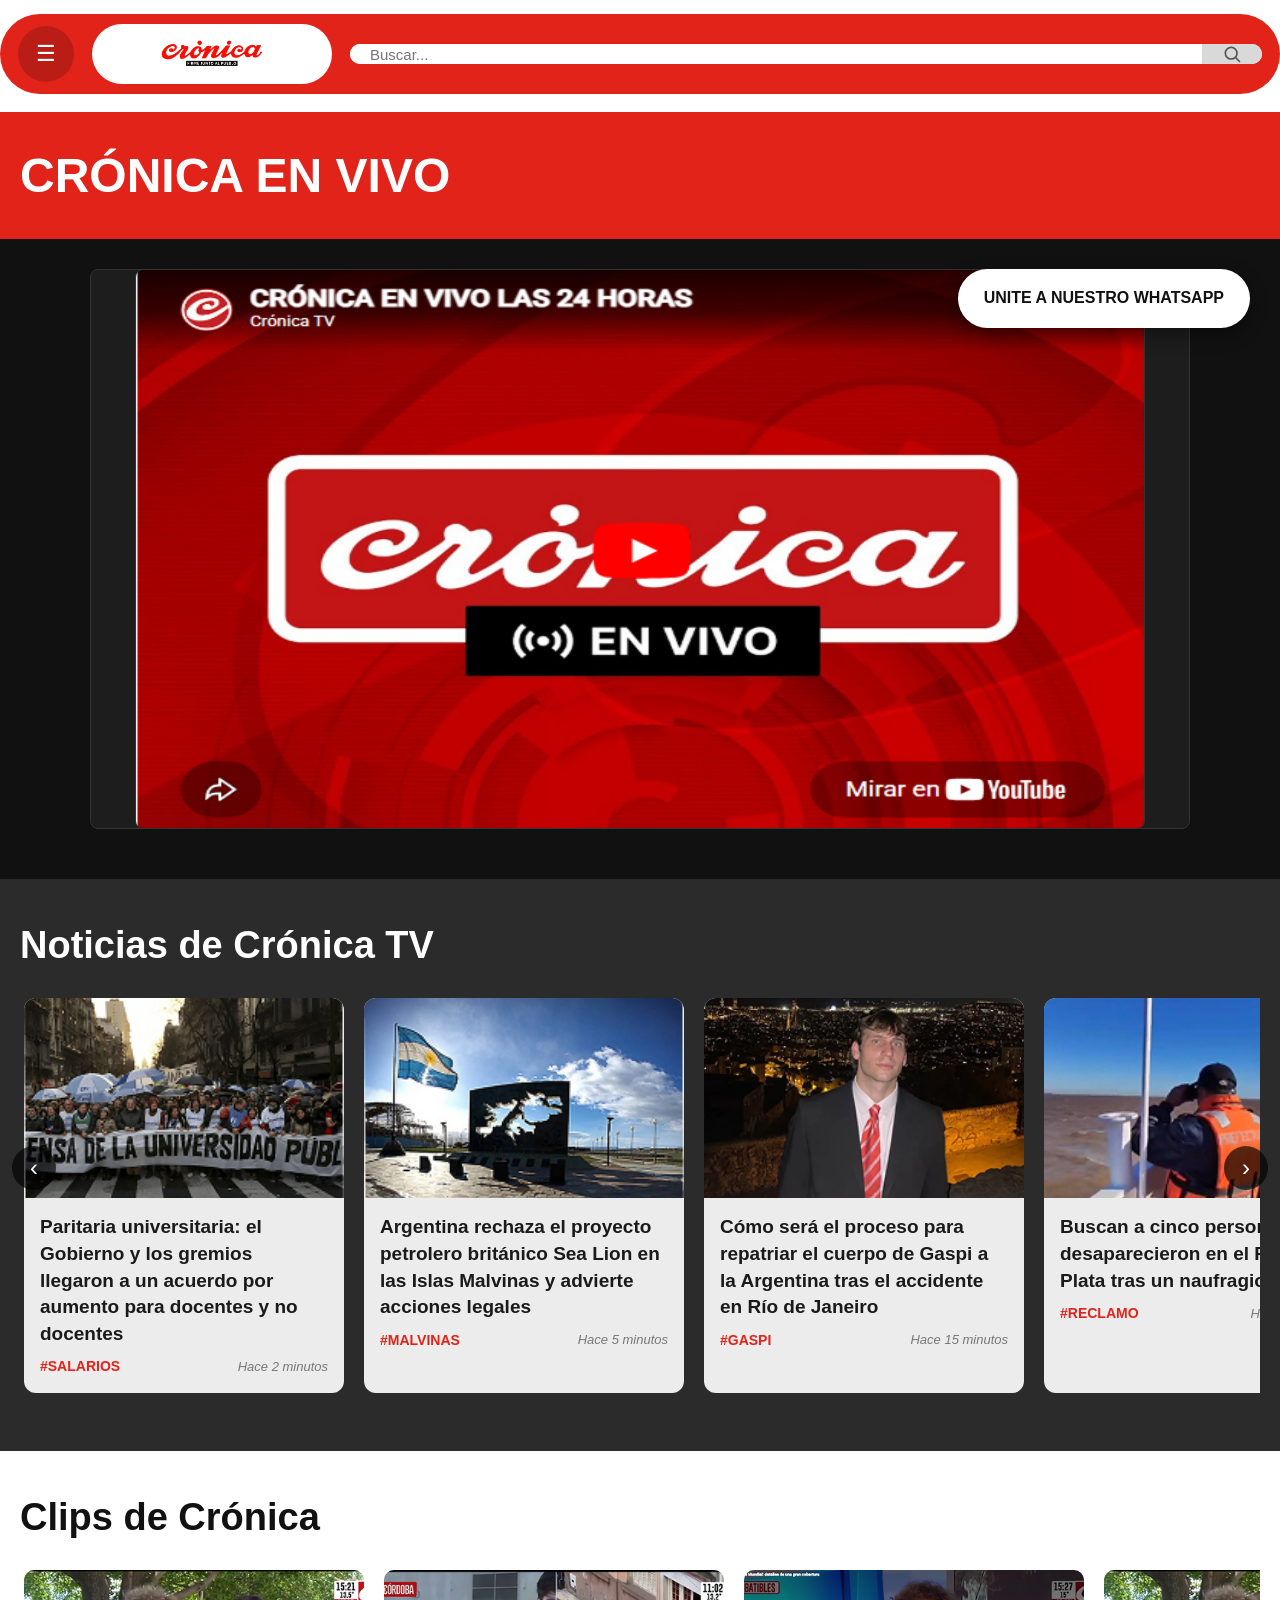
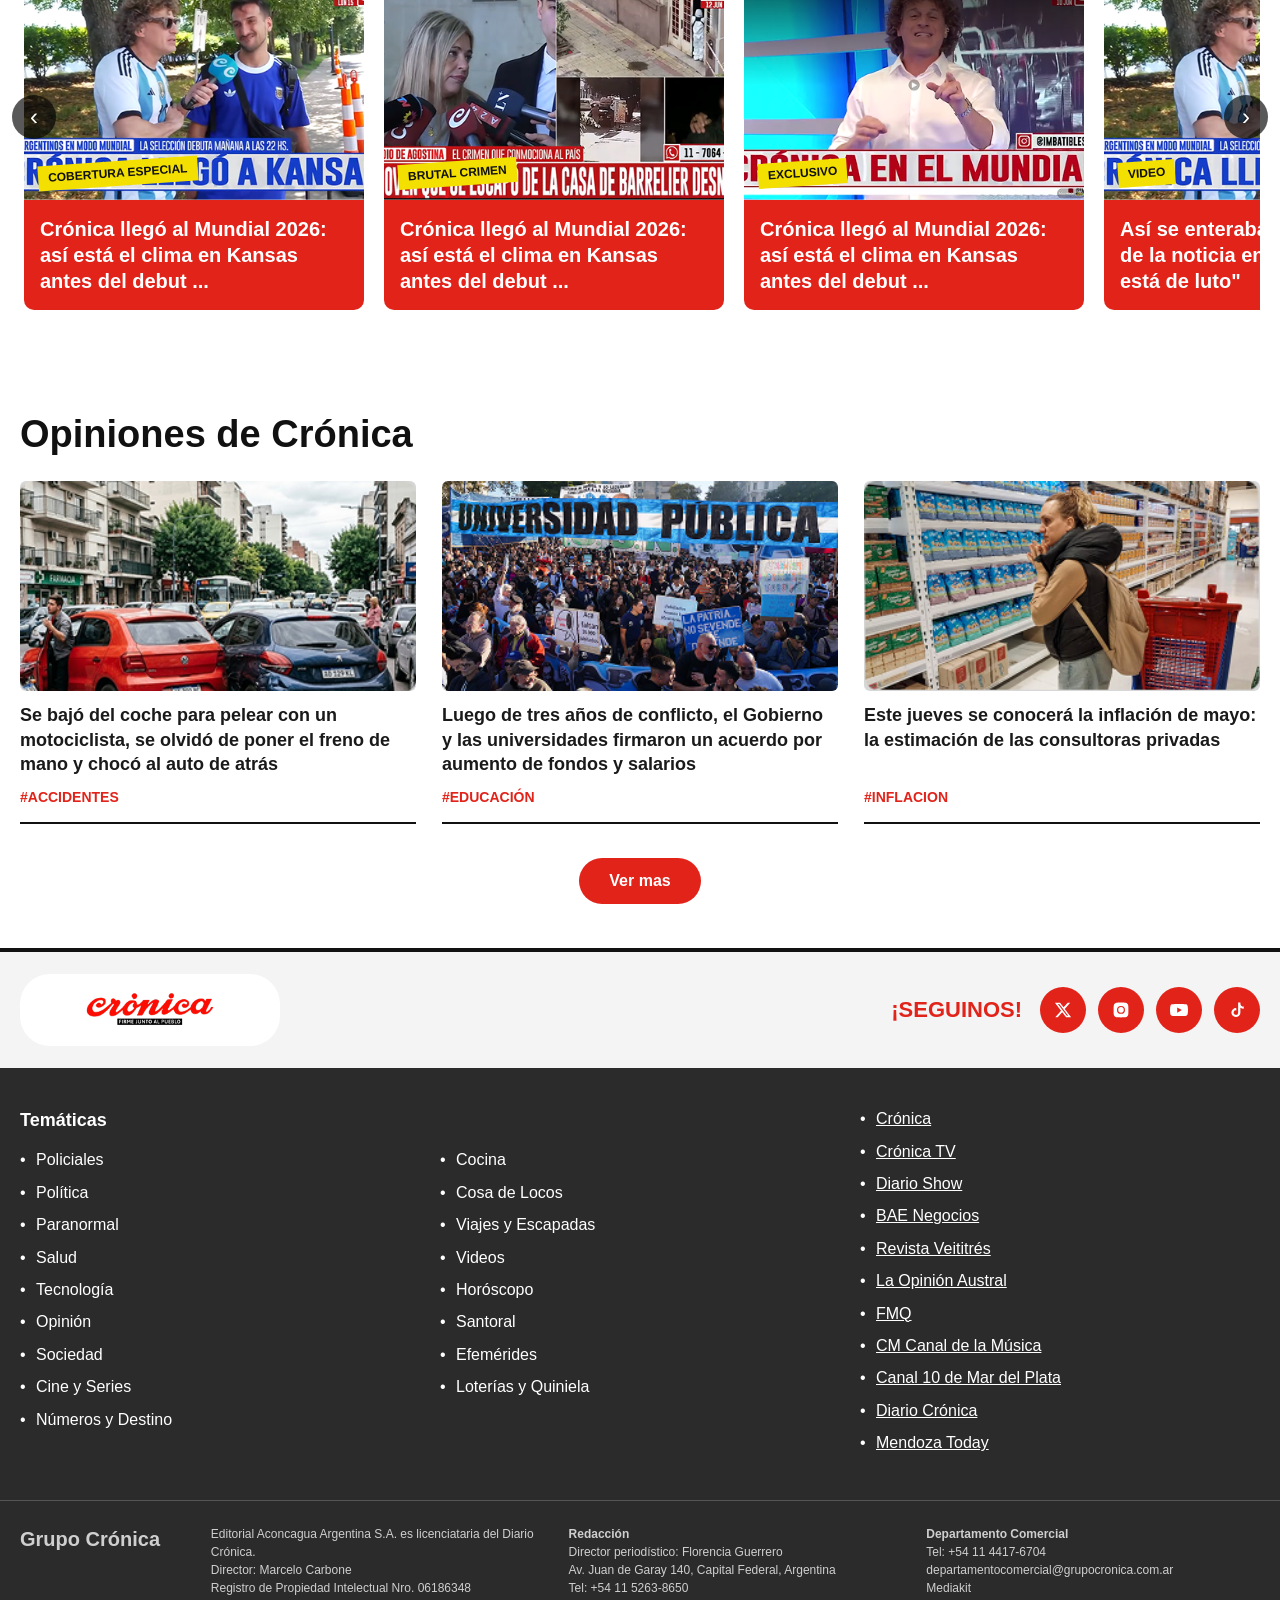
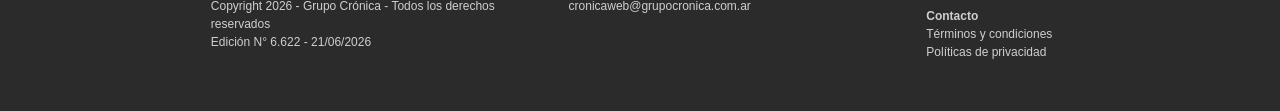
<file: en-vivo.html>
<!DOCTYPE html>
<!--
  ============================================================================
  PÁGINA SECUNDARIA: "CRÓNICA EN VIVO"
  ============================================================================
  ARCHIVO: en-vivo.html  ->  SOLO la estructura.
    - Estilos en  style-envivo.css   (enlazado en el <head>)
    - Lógica  en  script-envivo.js   (enlazado al final del <body>)
  Los tres archivos deben estar en la MISMA carpeta.

  Esta vista se enlaza desde el botón "ÚLTIMAS NOTICIAS - EN VIVO" del index.
  Reutilizamos la MISMA convención de carrusel que en la home:
     .carrusel > [.carrusel-flecha.anterior] .carrusel-pista [.carrusel-flecha.siguiente]
  ============================================================================
-->
<html lang="es">
<head>
  <meta charset="UTF-8" />
  <meta name="viewport" content="width=device-width, initial-scale=1.0" />
  <title>Crónica en Vivo</title>
  <link rel="stylesheet" href="style-envivo.css" />
</head>

<body>

  <!-- =======================================================================
       1. HEADER SIMPLIFICADO
          menú ☰ (izq) · logo · buscador (der)
       ======================================================================= -->
  <header class="header">
    <div class="contenedor barra-superior">
      <button class="btn-menu" id="btnMenu" aria-label="Abrir menú">&#9776;</button>

      <!-- LOGO: rectángulo apaisado con tu imagen adentro. Lleva a la home. -->
      <a href="index.html" class="logo">
        <img src="imagenes/logo.png" alt="Crónica" class="logo-img" />
      </a>

      <form class="buscador" onsubmit="return false;">
        <input type="text" placeholder="Buscar..." />
        <button type="submit" aria-label="Buscar">
          <svg viewBox="0 0 24 24" width="20" height="20" fill="none" stroke="currentColor" stroke-width="2" stroke-linecap="round" stroke-linejoin="round"><circle cx="11" cy="11" r="7"></circle><line x1="21" y1="21" x2="16.65" y2="16.65"></line></svg>
        </button>
      </form>
    </div>

    <!-- Menú desplegable (abre del lado izquierdo, igual que en la home) -->
    <nav class="menu-desplegable menu-desplegable--oculto" id="menuDesplegable" aria-label="Menú">
      <ul class="menu-lista">
        <li><a href="index.html">Inicio</a></li>
        <li><a href="#">Policiales</a></li>
        <li><a href="#">Política</a></li>
        <li><a href="#">Paranormal</a></li>
        <li><a href="#">Salud</a></li>
        <li><a href="#">Tecnología</a></li>
        <li><a href="#">Opinión</a></li>
        <li><a href="#">Sociedad</a></li>
        <li><a href="#">Cine y Series</a></li>
        <li><a href="#">Números y Destino</a></li>
        <li><a href="#">Cocina</a></li>
        <li><a href="#">Cosa de Locos</a></li>
        <li><a href="#">Viajes y Escapadas</a></li>
      </ul>
      <div class="menu-redes">
        <a href="#" class="red" aria-label="X"><svg viewBox="0 0 24 24" width="20" height="20" fill="currentColor"><path d="M18.244 2.25h3.308l-7.227 8.26 8.502 11.24h-6.66l-5.214-6.817L4.99 21.75H1.68l7.73-8.835L1.254 2.25H8.08l4.713 6.231 5.45-6.231Zm-1.161 17.52h1.833L7.084 4.126H5.117L17.083 19.77Z"/></svg></a>
        <a href="#" class="red" aria-label="Instagram"><svg viewBox="0 0 24 24" width="20" height="20" fill="currentColor"><path d="M12 2.16c3.2 0 3.58.01 4.85.07 1.17.05 1.8.25 2.23.41.56.22.96.48 1.38.9.42.42.68.82.9 1.38.16.42.36 1.06.41 2.23.06 1.27.07 1.65.07 4.85s-.01 3.58-.07 4.85c-.05 1.17-.25 1.8-.41 2.23-.22.56-.48.96-.9 1.38-.42.42-.82.68-1.38.9-.42.16-1.06.36-2.23.41-1.27.06-1.65.07-4.85.07s-3.58-.01-4.85-.07c-1.17-.05-1.8-.25-2.23-.41a3.81 3.81 0 0 1-1.38-.9 3.81 3.81 0 0 1-.9-1.38c-.16-.42-.36-1.06-.41-2.23C2.17 15.58 2.16 15.2 2.16 12s.01-3.58.07-4.85c.05-1.17.25-1.8.41-2.23.22-.56.48-.96.9-1.38.42-.42.82-.68 1.38-.9.42-.16 1.06-.36 2.23-.41C8.42 2.17 8.8 2.16 12 2.16Zm0 4.38a5.3 5.3 0 1 0 0 10.6 5.3 5.3 0 0 0 0-10.6Zm0 1.62a3.68 3.68 0 1 1 0 7.36 3.68 3.68 0 0 1 0-7.36Zm5.5-2.86a1.24 1.24 0 1 1 0 2.48 1.24 1.24 0 0 1 0-2.48Z"/></svg></a>
        <a href="#" class="red" aria-label="YouTube"><svg viewBox="0 0 24 24" width="20" height="20" fill="currentColor"><path d="M23.5 6.5a3 3 0 0 0-2.1-2.13C19.5 3.85 12 3.85 12 3.85s-7.5 0-9.4.52A3 3 0 0 0 .5 6.5 31.3 31.3 0 0 0 0 12a31.3 31.3 0 0 0 .5 5.5 3 3 0 0 0 2.1 2.13c1.9.52 9.4.52 9.4.52s7.5 0 9.4-.52a3 3 0 0 0 2.1-2.13A31.3 31.3 0 0 0 24 12a31.3 31.3 0 0 0-.5-5.5ZM9.6 15.5v-7l6.2 3.5-6.2 3.5Z"/></svg></a>
        <a href="#" class="red" aria-label="TikTok"><svg viewBox="0 0 24 24" width="20" height="20" fill="currentColor"><path d="M16.5 2h-3v13.5a3 3 0 1 1-2.4-2.94V9.5A6 6 0 1 0 16.5 15.5V8.9a7.5 7.5 0 0 0 4.5 1.5V7.4a4.5 4.5 0 0 1-4.5-4.5V2Z"/></svg></a>
      </div>
    </nav>
  </header>

  <!-- =======================================================================
       2. TÍTULO DE SECCIÓN (franja roja completa, texto blanco a la izquierda)
       ======================================================================= -->
  <section class="franja-titulo">
    <div class="contenedor">
      <h1>CRÓNICA EN VIVO</h1>
    </div>
  </section>

  <main>

    <!-- =====================================================================
         3. REPRODUCTOR + BOTÓN FLOTANTE DE WHATSAPP
         ---------------------------------------------------------------------
         El contenedor .reproductor es position:relative; así el botón de
         WhatsApp (position:absolute) "flota" sobre él, arriba a la derecha.
         ===================================================================== -->
    <section class="reproductor">
      <!-- Placeholder del video (área oscura). Reemplazá por tu <iframe>/<video>. -->
      <div class="video-placeholder">
        <img src="imagenes/cronica en vivo.png" alt="" class="video-placeholder">

      </div>

      <!-- Botón flotante. Se queda fijo sobre la zona del reproductor. -->
      <a href="#" class="btn-whatsapp">UNITE A NUESTRO WHATSAPP</a>
    </section>

    <!-- =====================================================================
         4. NOTICIAS DE CRÓNICA TV  (MODO OSCURO + CARRUSEL)
         ===================================================================== -->
    <section class="seccion-oscura">
      <div class="contenedor">
        <h2 class="titulo-claro">Noticias de Crónica TV</h2>

        <div class="carrusel">
          <button class="carrusel-flecha anterior" aria-label="Anterior">&#8249;</button>
          <div class="carrusel-pista">
            <article class="card card--clara">
              <img src="imagenes/imagen 2.png" alt="">
              <div class="card-cuerpo">
                <h3>Paritaria universitaria: el Gobierno y los gremios llegaron a un acuerdo por aumento para docentes y no docentes</h3>
                <div class="meta"><span class="hashtag">#SALARIOS</span><span class="hora">Hace 2 minutos</span></div>
              </div>
            </article>
            <article class="card card--clara">
              <img src="imagenes/imagen 3.png" alt="">
              <div class="card-cuerpo">
                <h3>Argentina rechaza el proyecto petrolero británico Sea Lion en las Islas Malvinas y advierte acciones legales</h3>
                <div class="meta"><span class="hashtag">#MALVINAS</span><span class="hora">Hace 5 minutos</span></div>
              </div>
            </article>
            <article class="card card--clara">
              <img src="imagenes/imagen 5.png" alt="">
              <div class="card-cuerpo">
                <h3>Cómo será el proceso para repatriar el cuerpo de Gaspi a la Argentina tras el accidente en Río de Janeiro</h3>
                <div class="meta"><span class="hashtag">#GASPI</span><span class="hora">Hace 15 minutos</span></div>
              </div>
            </article>
            <article class="card card--clara">
             <img src="imagenes/imagen 4.png" alt="">
              <div class="card-cuerpo">
                <h3>Buscan a cinco personas que desaparecieron en el Río de la Plata tras un naufragio</h3>
                <div class="meta"><span class="hashtag">#RECLAMO</span><span class="hora">Hace 20 minutos</span></div>
              </div>
            </article>
            <article class="card card--clara">
              <img src="imagenes/imagen 7.png" alt="">
              <div class="card-cuerpo">
                <h3>Suba de tarifas: cómo impactará en las facturas de luz y gas este mes</h3>
                <div class="meta"><span class="hashtag">#TARIFAS</span><span class="hora">Hace 25 minutos</span></div>
              </div>
            </article>
          </div>
          <button class="carrusel-flecha siguiente" aria-label="Siguiente">&#8250;</button>
        </div>
      </div>
    </section>

    <!-- =====================================================================
         5. CLIPS DE CRÓNICA  (MODO CLARO + CARRUSEL)
         ===================================================================== -->
    <section class="seccion-clara">
      <div class="contenedor">
        <h2 class="titulo-oscuro">Clips de Crónica</h2>

        <div class="carrusel">
          <button class="carrusel-flecha anterior" aria-label="Anterior">&#8249;</button>
          <div class="carrusel-pista">
            <article class="card-clip">
              <div class="media-etiqueta">
                <img src="imagenes/opinion 1.png" alt="" class="img-ph" style="object-fit:cover;display:block;">
                <span class="etiqueta-amarilla">COBERTURA ESPECIAL</span>
              </div>
              <div class="card-cuerpo card-cuerpo--rojo">
                <h3>Crónica llegó al Mundial 2026: así está el clima en Kansas antes del debut ...</h3>
              </div>
            </article>
            <article class="card-clip">
              <div class="media-etiqueta">
                <img src="imagenes/opinion 2.png" alt="" class="img-ph" style="object-fit:cover;display:block;">
                <span class="etiqueta-amarilla">BRUTAL CRIMEN</span>
              </div>
              <div class="card-cuerpo card-cuerpo--rojo">
                <h3>Crónica llegó al Mundial 2026: así está el clima en Kansas antes del debut ...</h3>
              </div>
            </article>
            <article class="card-clip">
              <div class="media-etiqueta">
                <img src="imagenes/opinion 3.png" alt="" class="img-ph" style="object-fit:cover;display:block;">
                <span class="etiqueta-amarilla">EXCLUSIVO</span>
              </div>
              <div class="card-cuerpo card-cuerpo--rojo">
                <h3>Crónica llegó al Mundial 2026: así está el clima en Kansas antes del debut ...</h3>
              </div>
            </article>
            <article class="card-clip">
              <div class="media-etiqueta">
                <img src="imagenes/opinion 1.png" alt="" class="img-ph" style="object-fit:cover;display:block;">
                <span class="etiqueta-amarilla">VIDEO</span>
              </div>
              <div class="card-cuerpo card-cuerpo--rojo">
                <h3>Así se enteraba Mario Pergolini de la noticia en vivo: "El rock está de luto"</h3>
              </div>
            </article>
            <article class="card-clip">
              <div class="media-etiqueta">
                <img src="imagenes/opinion 2.png" alt="" class="img-ph" style="object-fit:cover;display:block;">
                <span class="etiqueta-amarilla">DRAMÁTICO</span>
              </div>
              <div class="card-cuerpo card-cuerpo--rojo">
                <h3>Rescataron a una mujer que era mantenida cautiva por un dealer de drogas...</h3>
              </div>
            </article>
            <article class="card-clip">
              <div class="media-etiqueta">
                <img src="imagenes/opinion 3.png" alt="" class="img-ph" style="object-fit:cover;display:block;">
                <span class="etiqueta-amarilla">IMPACTANTE</span>
              </div>
              <div class="card-cuerpo card-cuerpo--rojo">
                <h3>El momento exacto en que un rayo cae a metros de un grupo de turistas en la montaña</h3>
              </div>
            </article>
          </div>
          <button class="carrusel-flecha siguiente" aria-label="Siguiente">&#8250;</button>
        </div>
      </div>
    </section>


    <!-- =====================================================================
         6. OPINIONES DE CRÓNICA  (grilla DESPLEGABLE: 3 visibles + "Ver mas")
         ---------------------------------------------------------------------
         Las tarjetas con clase .oculta no se ven hasta tocar "Ver mas"
         (lo maneja script-envivo.js agregando .desplegada a la grilla).
         A las imágenes les agrego object-fit inline porque .tarjeta-clara no
         lo trae en el CSS (así tu foto se ve bien recortada y no estirada).
         ===================================================================== -->
    <section class="seccion-clara">
      <div class="contenedor">
        <h2 class="titulo-oscuro">Opiniones de Crónica</h2>

        <div class="grilla-noticias grilla-desplegable" id="opiniones-grilla">
          <!-- Las 3 primeras se ven siempre -->
          <article class="tarjeta-clara">
            <img src="imagenes/imagen 9.png" alt="" class="img-ph" style="object-fit:cover;display:block;">
            <h3>Se bajó del coche para pelear con un motociclista, se olvidó de poner el freno de mano y chocó al auto de atrás</h3>
            <span class="hashtag">#ACCIDENTES</span>
          </article>
          <article class="tarjeta-clara">
            <img src="imagenes/imagen 10.png" alt="" class="img-ph" style="object-fit:cover;display:block;">
            <h3>Luego de tres años de conflicto, el Gobierno y las universidades firmaron un acuerdo por aumento de fondos y salarios</h3>
            <span class="hashtag">#EDUCACIÓN</span>
          </article>
          <article class="tarjeta-clara">
            <img src="imagenes/imagen 7.png" alt="" class="img-ph" style="object-fit:cover;display:block;">
            <h3>Este jueves se conocerá la inflación de mayo: la estimación de las consultoras privadas</h3>
            <span class="hashtag">#INFLACION</span>
          </article>

          <!-- Estas aparecen al tocar "Ver mas" -->
          <article class="tarjeta-clara oculta">
            <img src="imagenes/imagen 6.png" alt="" class="img-ph" style="object-fit:cover;display:block;">
            <h3>La estremecedora historia familiar de Gaspi y una verdad sobre su mamá que emociona hasta las lágrimas</h3>
            <span class="hashtag">#GASPI</span>
          </article>
          <article class="tarjeta-clara oculta">
            <img src="imagenes/politica 1.png" alt="" class="img-ph" style="object-fit:cover;display:block;">
            <h3>El Gobierno le advirtió a los empresarios que "no apuesten a una devaluación para salvarse"</h3>
            <span class="hashtag">#INFLACION</span>
          </article>
        </div>

        <div class="ver-mas-centro">
          <a href="#" class="btn-vermas btn-desplegar" data-grilla="#opiniones-grilla">Ver mas</a>
        </div>
      </div>
    </section>

  </main>

  <!-- =======================================================================
       FOOTER (consistente con la home: franja blanca + área gris oscuro)
       ======================================================================= -->
  <footer class="footer">
    <div class="footer-top">
      <div class="contenedor footer-top-fila">
        <a href="index.html" class="logo logo--footer">
          <img src="imagenes/logo.png" alt="Crónica" class="logo-img" />
        </a>
        <div class="footer-seguinos">
          <span>¡SEGUINOS!</span>
          <div class="footer-redes">
            <a href="#" class="red-roja" aria-label="X"><svg viewBox="0 0 24 24" width="18" height="18" fill="currentColor"><path d="M18.244 2.25h3.308l-7.227 8.26 8.502 11.24h-6.66l-5.214-6.817L4.99 21.75H1.68l7.73-8.835L1.254 2.25H8.08l4.713 6.231 5.45-6.231Zm-1.161 17.52h1.833L7.084 4.126H5.117L17.083 19.77Z"/></svg></a>
            <a href="#" class="red-roja" aria-label="Instagram"><svg viewBox="0 0 24 24" width="18" height="18" fill="currentColor"><path d="M12 2.16c3.2 0 3.58.01 4.85.07 1.17.05 1.8.25 2.23.41.56.22.96.48 1.38.9.42.42.68.82.9 1.38.16.42.36 1.06.41 2.23.06 1.27.07 1.65.07 4.85s-.01 3.58-.07 4.85c-.05 1.17-.25 1.8-.41 2.23-.22.56-.48.96-.9 1.38-.42.42-.82.68-1.38.9-.42.16-1.06.36-2.23.41-1.27.06-1.65.07-4.85.07s-3.58-.01-4.85-.07c-1.17-.05-1.8-.25-2.23-.41a3.81 3.81 0 0 1-1.38-.9 3.81 3.81 0 0 1-.9-1.38c-.16-.42-.36-1.06-.41-2.23C2.17 15.58 2.16 15.2 2.16 12s.01-3.58.07-4.85c.05-1.17.25-1.8.41-2.23.22-.56.48-.96.9-1.38.42-.42.82-.68 1.38-.9.42-.16 1.06-.36 2.23-.41C8.42 2.17 8.8 2.16 12 2.16Zm0 4.38a5.3 5.3 0 1 0 0 10.6 5.3 5.3 0 0 0 0-10.6Zm0 1.62a3.68 3.68 0 1 1 0 7.36 3.68 3.68 0 0 1 0-7.36Zm5.5-2.86a1.24 1.24 0 1 1 0 2.48 1.24 1.24 0 0 1 0-2.48Z"/></svg></a>
            <a href="#" class="red-roja" aria-label="YouTube"><svg viewBox="0 0 24 24" width="18" height="18" fill="currentColor"><path d="M23.5 6.5a3 3 0 0 0-2.1-2.13C19.5 3.85 12 3.85 12 3.85s-7.5 0-9.4.52A3 3 0 0 0 .5 6.5 31.3 31.3 0 0 0 0 12a31.3 31.3 0 0 0 .5 5.5 3 3 0 0 0 2.1 2.13c1.9.52 9.4.52 9.4.52s7.5 0 9.4-.52a3 3 0 0 0 2.1-2.13A31.3 31.3 0 0 0 24 12a31.3 31.3 0 0 0-.5-5.5ZM9.6 15.5v-7l6.2 3.5-6.2 3.5Z"/></svg></a>
            <a href="#" class="red-roja" aria-label="TikTok"><svg viewBox="0 0 24 24" width="18" height="18" fill="currentColor"><path d="M16.5 2h-3v13.5a3 3 0 1 1-2.4-2.94V9.5A6 6 0 1 0 16.5 15.5V8.9a7.5 7.5 0 0 0 4.5 1.5V7.4a4.5 4.5 0 0 1-4.5-4.5V2Z"/></svg></a>
          </div>
        </div>
      </div>
    </div>

    <div class="footer-principal">
      <div class="contenedor footer-cols">
        <div class="footer-tematicas">
          <h4>Temáticas</h4>
          <div class="tematicas-grid">
            <ul>
              <li><a href="#">Policiales</a></li>
              <li><a href="#">Política</a></li>
              <li><a href="#">Paranormal</a></li>
              <li><a href="#">Salud</a></li>
              <li><a href="#">Tecnología</a></li>
              <li><a href="#">Opinión</a></li>
              <li><a href="#">Sociedad</a></li>
              <li><a href="#">Cine y Series</a></li>
              <li><a href="#">Números y Destino</a></li>
            </ul>
            <ul>
              <li><a href="#">Cocina</a></li>
              <li><a href="#">Cosa de Locos</a></li>
              <li><a href="#">Viajes y Escapadas</a></li>
              <li><a href="#">Videos</a></li>
              <li><a href="#">Horóscopo</a></li>
              <li><a href="#">Santoral</a></li>
              <li><a href="#">Efemérides</a></li>
              <li><a href="#">Loterías y Quiniela</a></li>
            </ul>
          </div>
        </div>

        <ul class="footer-medios">
          <li><a href="#">Crónica</a></li>
          <li><a href="#">Crónica TV</a></li>
          <li><a href="#">Diario Show</a></li>
          <li><a href="#">BAE Negocios</a></li>
          <li><a href="#">Revista Veititrés</a></li>
          <li><a href="#">La Opinión Austral</a></li>
          <li><a href="#">FMQ</a></li>
          <li><a href="#">CM Canal de la Música</a></li>
          <li><a href="#">Canal 10 de Mar del Plata</a></li>
          <li><a href="#">Diario Crónica</a></li>
          <li><a href="#">Mendoza Today</a></li>
        </ul>
      </div>

      <div class="contenedor footer-legal">
        <div class="footer-grupo"><strong>Grupo Crónica</strong></div>
        <div class="footer-datos">
          <p>Editorial Aconcagua Argentina S.A. es licenciataria del Diario Crónica.<br>
             Director: Marcelo Carbone<br>
             Registro de Propiedad Intelectual Nro. 06186348<br>
             Copyright 2026 - Grupo Crónica - Todos los derechos reservados<br>
             Edición N° 6.622 - 21/06/2026</p>
        </div>
        <div class="footer-datos">
          <p><strong>Redacción</strong><br>
             Director periodístico: Florencia Guerrero<br>
             Av. Juan de Garay 140, Capital Federal, Argentina<br>
             Tel: +54 11 5263-8650<br>
             cronicaweb@grupocronica.com.ar</p>
        </div>
        <div class="footer-datos">
          <p><strong>Departamento Comercial</strong><br>
             Tel: +54 11 4417-6704<br>
             departamentocomercial@grupocronica.com.ar<br>
             Mediakit</p>
          <p><strong>Contacto</strong><br>
             Términos y condiciones<br>
             Políticas de privacidad</p>
        </div>
      </div>
    </div>
  </footer>

  <script src="script-envivo.js"></script>
</body>
</html>
</file>
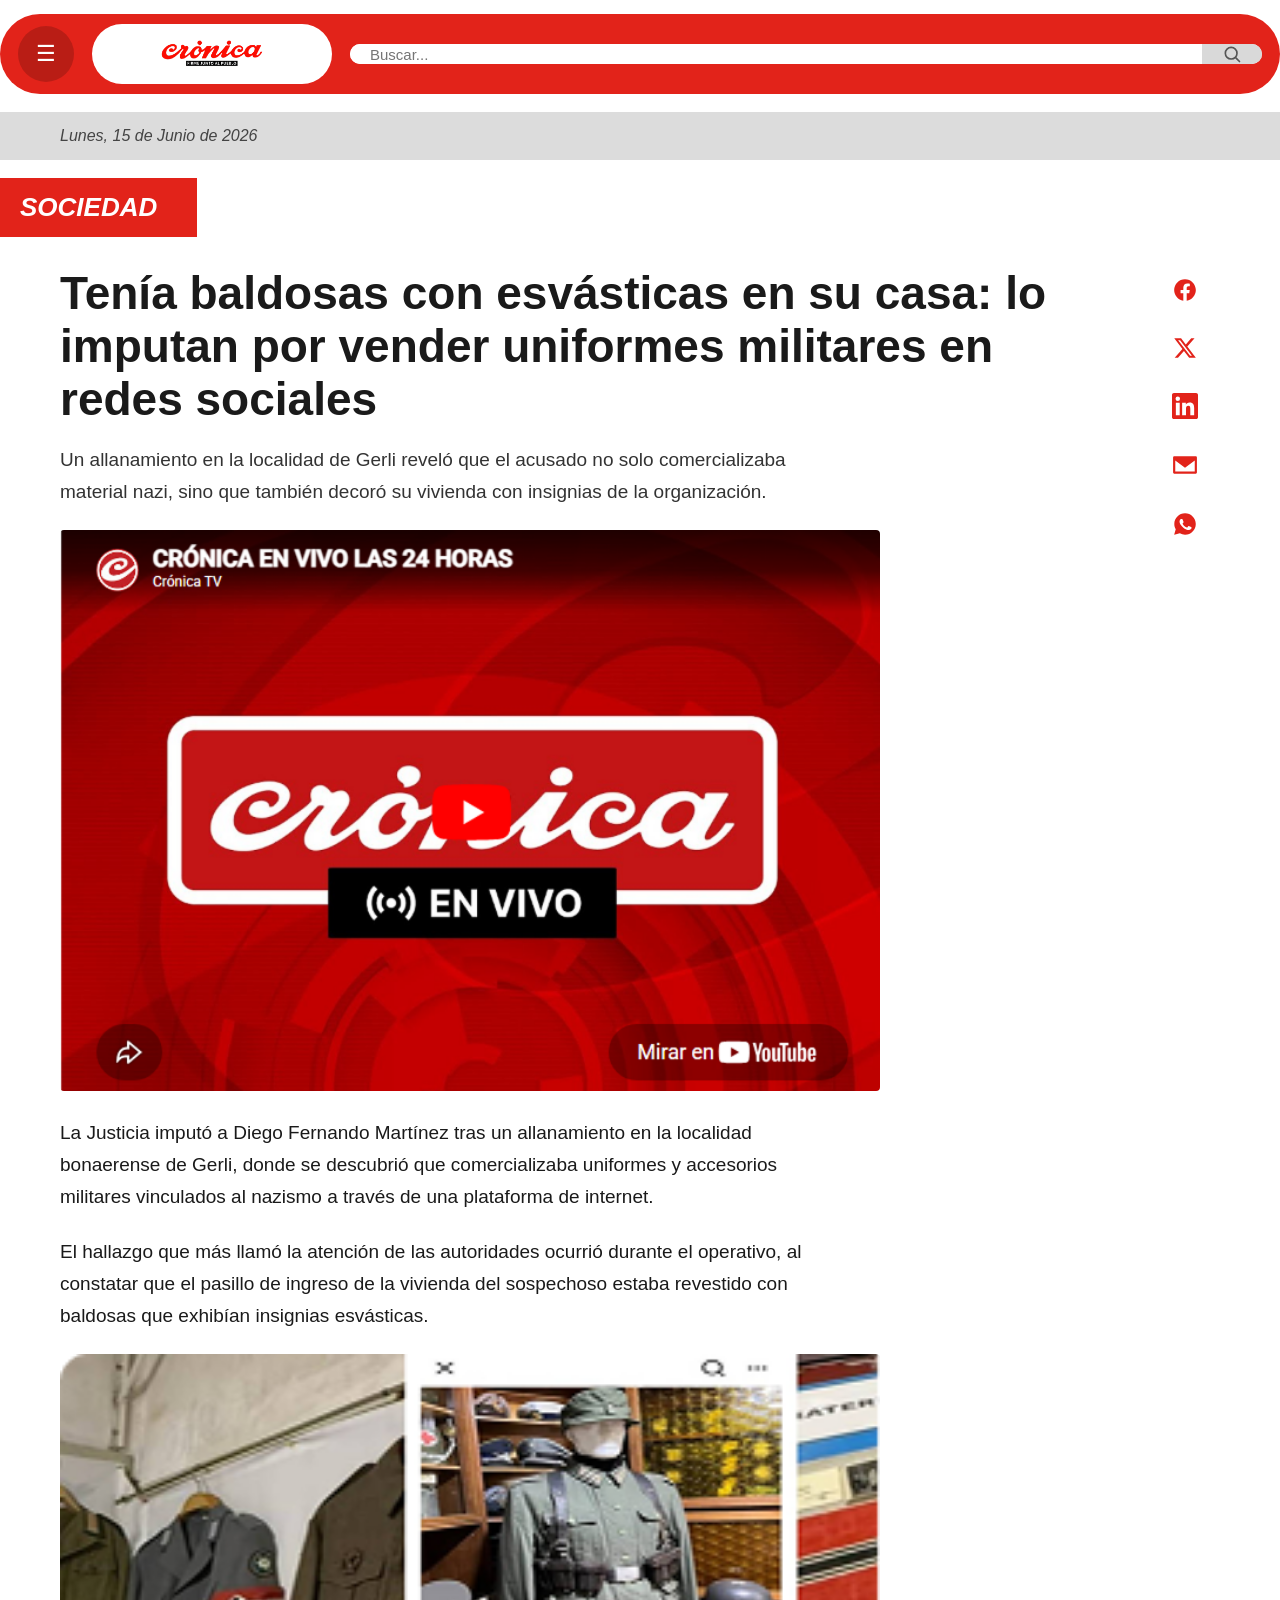
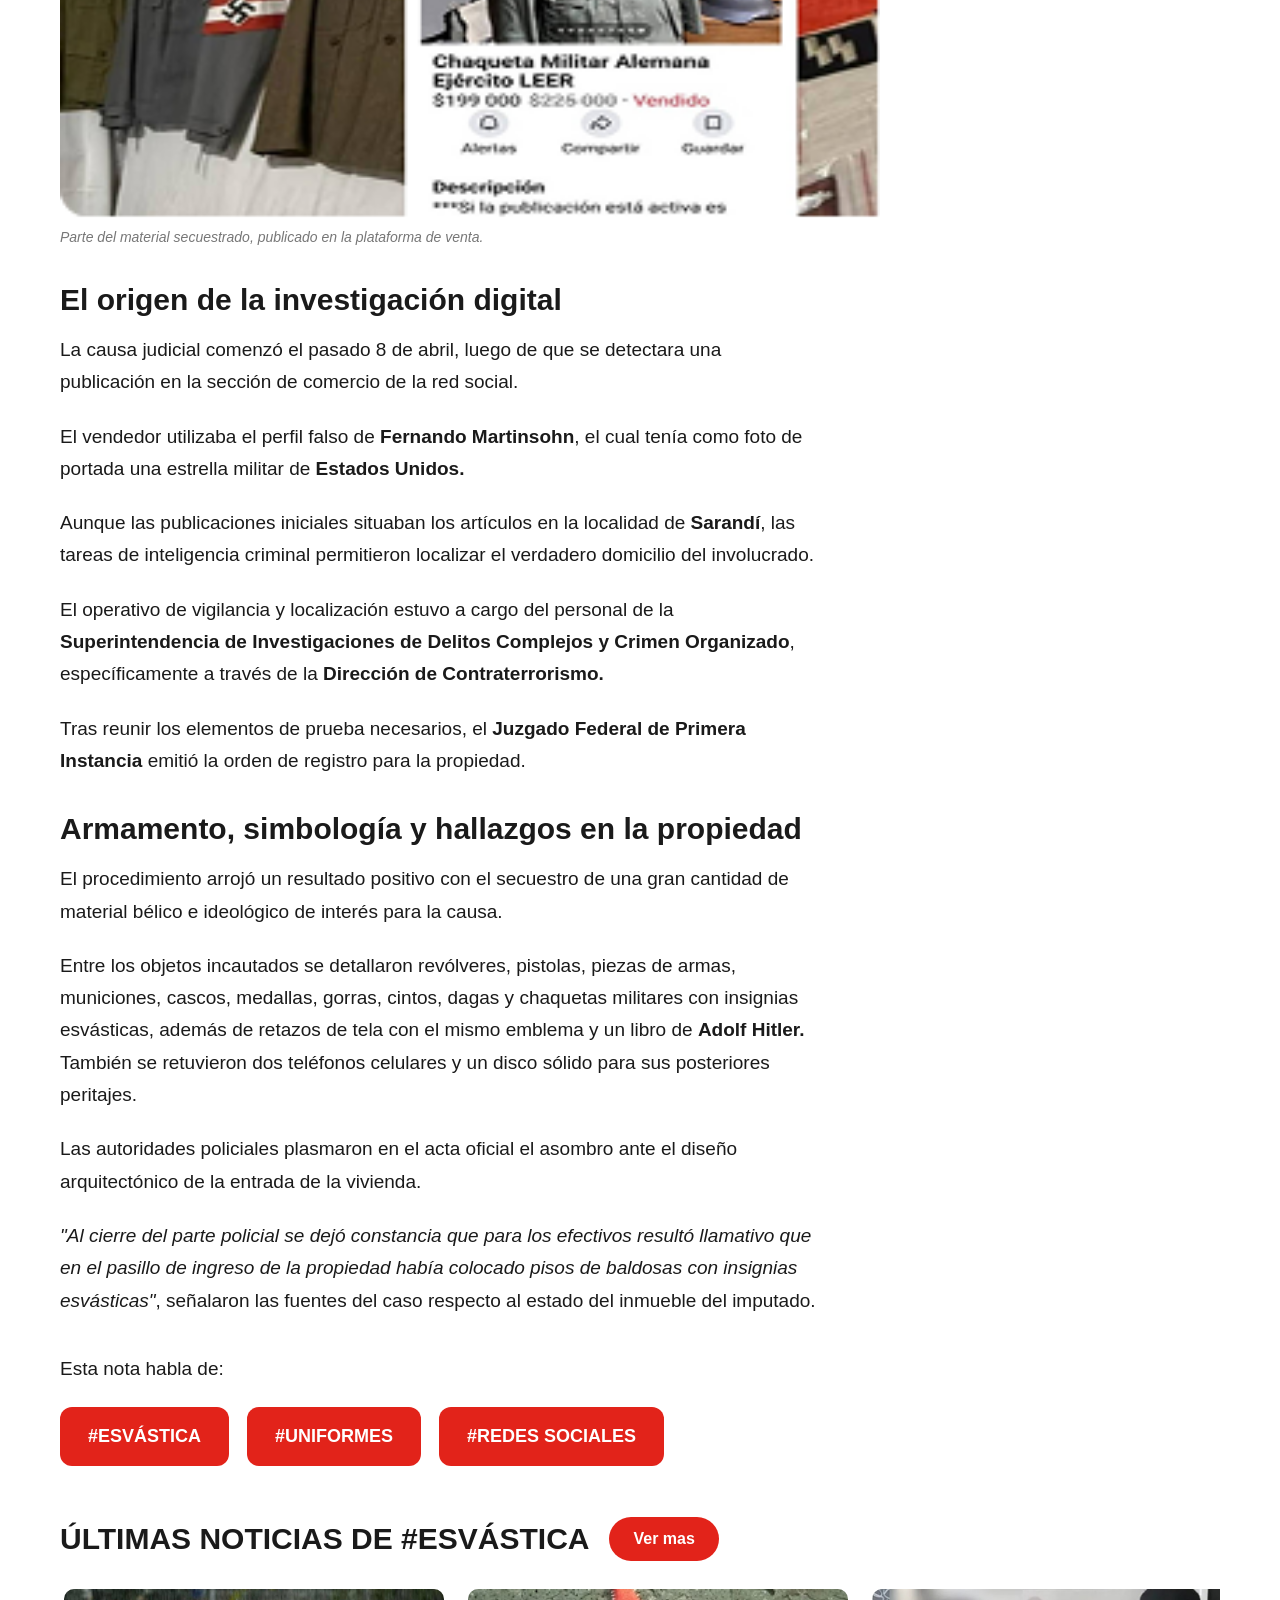
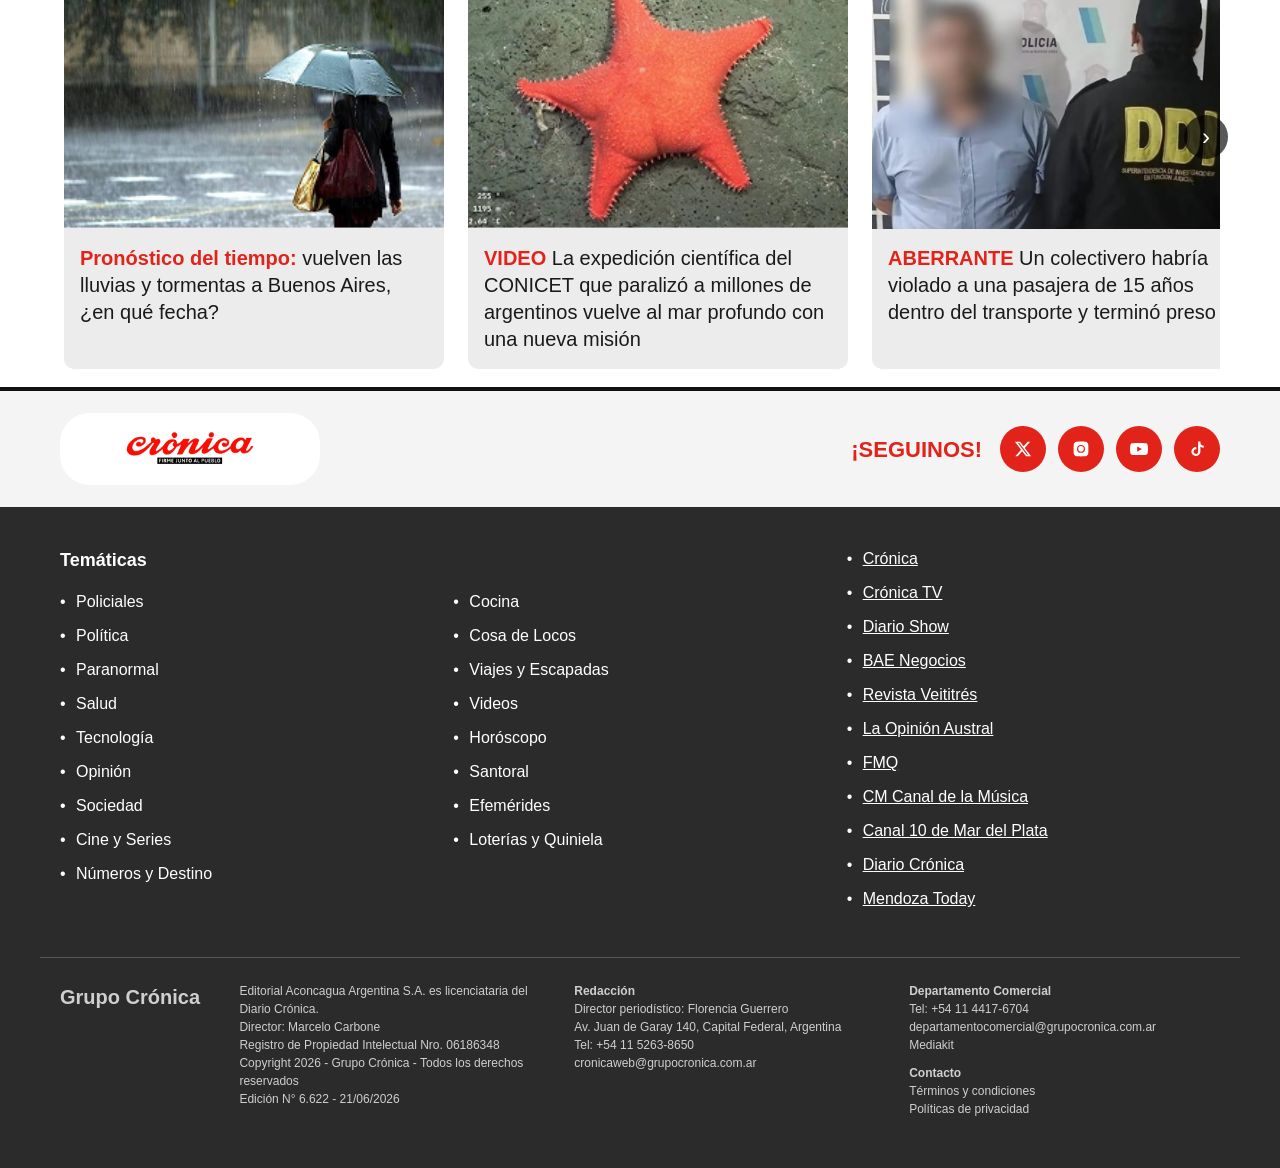
<file: noticia-esvastica.html>
<!DOCTYPE html>
<!--
  ============================================================================
  PÁGINA DE ARTÍCULO: "NOTICIA ESVÁSTICA"
  ============================================================================
  ARCHIVO: noticia-esvastica.html  ->  SOLO la estructura.
    - Estilos en  style-noticia.css   (el MISMO que usa noticia.html)
    - Lógica  en  script-noticia.js   (carrusel de relacionadas + menú ☰)
  Los tres archivos deben estar en la MISMA carpeta.

  Se enlaza desde la home: tarjeta "esvástica" de la grilla "Social Noticias".

  NOTA SOBRE LAS IMÁGENES:
    Igual que en noticia.html, las fotos van como PLACEHOLDERS (.media-hueco /
    .img-ph). Donde tengas la foto real, reemplazá el <div ...> por:
        <img src="imagenes/NOMBRE.png" alt="texto descriptivo">
    Te dejé en cada lugar un comentario con el nombre sugerido.
  ============================================================================
-->
<html lang="es">
<head>
  <meta charset="UTF-8" />
  <meta name="viewport" content="width=device-width, initial-scale=1.0" />
  <title>Tenía baldosas con esvásticas en su casa: lo imputan por vender uniformes militares — Crónica</title>
  <link rel="stylesheet" href="style-noticia.css" />
</head>

<body>

  <!-- =======================================================================
       1. HEADER (cinta roja) + SUB-HEADER (cinta gris con la fecha)
       ======================================================================= -->
  <header class="header">
    <div class="contenedor barra-superior">
      <button class="btn-menu" id="btnMenu" aria-label="Abrir menú">&#9776;</button>

      <!-- LOGO: rectángulo apaisado con tu imagen adentro. Lleva a la home. -->
      <a href="index.html" class="logo">
        <img src="imagenes/logo.png" alt="Crónica" class="logo-img" />
      </a>

      <form class="buscador" onsubmit="return false;">
        <input type="text" placeholder="Buscar..." />
        <button type="submit" aria-label="Buscar">
          <svg viewBox="0 0 24 24" width="20" height="20" fill="none" stroke="currentColor" stroke-width="2" stroke-linecap="round" stroke-linejoin="round"><circle cx="11" cy="11" r="7"></circle><line x1="21" y1="21" x2="16.65" y2="16.65"></line></svg>
        </button>
      </form>
    </div>

    <!-- Menú desplegable (abre del lado izquierdo, igual que en las otras páginas) -->
    <nav class="menu-desplegable menu-desplegable--oculto" id="menuDesplegable" aria-label="Menú">
      <ul class="menu-lista">
        <li><a href="index.html">Inicio</a></li>
        <li><a href="#">Policiales</a></li>
        <li><a href="#">Política</a></li>
        <li><a href="#">Paranormal</a></li>
        <li><a href="#">Salud</a></li>
        <li><a href="#">Tecnología</a></li>
        <li><a href="#">Opinión</a></li>
        <li><a href="#">Sociedad</a></li>
        <li><a href="#">Cine y Series</a></li>
        <li><a href="#">Números y Destino</a></li>
        <li><a href="#">Cocina</a></li>
        <li><a href="#">Cosa de Locos</a></li>
        <li><a href="#">Viajes y Escapadas</a></li>
      </ul>
      <div class="menu-redes">
        <a href="#" class="red" aria-label="X"><svg viewBox="0 0 24 24" width="20" height="20" fill="currentColor"><path d="M18.244 2.25h3.308l-7.227 8.26 8.502 11.24h-6.66l-5.214-6.817L4.99 21.75H1.68l7.73-8.835L1.254 2.25H8.08l4.713 6.231 5.45-6.231Zm-1.161 17.52h1.833L7.084 4.126H5.117L17.083 19.77Z"/></svg></a>
        <a href="#" class="red" aria-label="Instagram"><svg viewBox="0 0 24 24" width="20" height="20" fill="currentColor"><path d="M12 2.16c3.2 0 3.58.01 4.85.07 1.17.05 1.8.25 2.23.41.56.22.96.48 1.38.9.42.42.68.82.9 1.38.16.42.36 1.06.41 2.23.06 1.27.07 1.65.07 4.85s-.01 3.58-.07 4.85c-.05 1.17-.25 1.8-.41 2.23-.22.56-.48.96-.9 1.38-.42.42-.82.68-1.38.9-.42.16-1.06.36-2.23.41-1.27.06-1.65.07-4.85.07s-3.58-.01-4.85-.07c-1.17-.05-1.8-.25-2.23-.41a3.81 3.81 0 0 1-1.38-.9 3.81 3.81 0 0 1-.9-1.38c-.16-.42-.36-1.06-.41-2.23C2.17 15.58 2.16 15.2 2.16 12s.01-3.58.07-4.85c.05-1.17.25-1.8.41-2.23.22-.56.48-.96.9-1.38.42-.42.82-.68 1.38-.9.42-.16 1.06-.36 2.23-.41C8.42 2.17 8.8 2.16 12 2.16Zm0 4.38a5.3 5.3 0 1 0 0 10.6 5.3 5.3 0 0 0 0-10.6Zm0 1.62a3.68 3.68 0 1 1 0 7.36 3.68 3.68 0 0 1 0-7.36Zm5.5-2.86a1.24 1.24 0 1 1 0 2.48 1.24 1.24 0 0 1 0-2.48Z"/></svg></a>
        <a href="#" class="red" aria-label="YouTube"><svg viewBox="0 0 24 24" width="20" height="20" fill="currentColor"><path d="M23.5 6.5a3 3 0 0 0-2.1-2.13C19.5 3.85 12 3.85 12 3.85s-7.5 0-9.4.52A3 3 0 0 0 .5 6.5 31.3 31.3 0 0 0 0 12a31.3 31.3 0 0 0 .5 5.5 3 3 0 0 0 2.1 2.13c1.9.52 9.4.52 9.4.52s7.5 0 9.4-.52a3 3 0 0 0 2.1-2.13A31.3 31.3 0 0 0 24 12a31.3 31.3 0 0 0-.5-5.5ZM9.6 15.5v-7l6.2 3.5-6.2 3.5Z"/></svg></a>
        <a href="#" class="red" aria-label="TikTok"><svg viewBox="0 0 24 24" width="20" height="20" fill="currentColor"><path d="M16.5 2h-3v13.5a3 3 0 1 1-2.4-2.94V9.5A6 6 0 1 0 16.5 15.5V8.9a7.5 7.5 0 0 0 4.5 1.5V7.4a4.5 4.5 0 0 1-4.5-4.5V2Z"/></svg></a>
      </div>
    </nav>
  </header>

  <!-- Sub-header gris con la fecha -->
  <div class="subheader-fecha">
    <div class="contenedor">
      <span>Lunes, 15 de Junio de 2026</span>
    </div>
  </div>

  <!-- Etiqueta de categoría (roja, pegada al borde izquierdo) -->
  <div class="categoria-noticia"><span>Sociedad</span></div>

  <!-- =======================================================================
       2. ENCABEZADO DEL ARTÍCULO + COLUMNA DE REDES
       -----------------------------------------------------------------------
       Layout en 2 columnas (CSS Grid): contenido (1fr) y redes (ancho fijo).
       Las redes NO van fijas: viajan con el flujo y se van hacia arriba al
       hacer scroll (no llevan position:fixed/sticky).
       ======================================================================= -->
  <div class="contenedor articulo-grid">

    <!-- Columna principal: TODO el artículo -->
    <main class="articulo">

      <!-- Título y bajada -->
      <header class="articulo-encabezado">
        <h1>Tenía baldosas con esvásticas en su casa: lo imputan por vender uniformes militares en redes sociales</h1>
        <p class="bajada">Un allanamiento en la localidad de Gerli reveló que el acusado no solo comercializaba material nazi, sino que también decoró su vivienda con insignias de la organización.</p>
      </header>

      <!-- 3. CUERPO DE LA NOTICIA -->

      <!-- Imagen/video principal (marco rojo). -->
      <!-- Reemplazá por tu imagen, p. ej.: <img src="imagenes/sociedad 4.png" alt="..."> -->
      <figure class="media-intercalada">
        <img src="imagenes/cronica en vivo.png" alt="class img-ph--alta">
      </figure>

      <p>La Justicia imputó a Diego Fernando Martínez tras un allanamiento en la localidad bonaerense de Gerli, donde se descubrió que comercializaba uniformes y accesorios militares vinculados al nazismo a través de una plataforma de internet.</p>

      <p>El hallazgo que más llamó la atención de las autoridades ocurrió durante el operativo, al constatar que el pasillo de ingreso de la vivienda del sospechoso estaba revestido con baldosas que exhibían insignias esvásticas.</p>

      <!-- Imagen intercalada: el collage (campera / maniquí / bandera) ES UNA sola imagen. -->
      <!-- Reemplazá por tu collage, p. ej.: <img src="imagenes/sociedad 4.png" alt="..."> -->
      <figure class="media-intercalada">
        <img src="imagenes/sociedad 4.png" alt="">
        <figcaption>Parte del material secuestrado, publicado en la plataforma de venta.</figcaption>
      </figure>

      <h2>El origen de la investigación digital</h2>

      <p>La causa judicial comenzó el pasado 8 de abril, luego de que se detectara una publicación en la sección de comercio de la red social.</p>

      <p>El vendedor utilizaba el perfil falso de <strong>Fernando Martinsohn</strong>, el cual tenía como foto de portada una estrella militar de <strong>Estados Unidos.</strong></p>

      <p>Aunque las publicaciones iniciales situaban los artículos en la localidad de <strong>Sarandí</strong>, las tareas de inteligencia criminal permitieron localizar el verdadero domicilio del involucrado.</p>

      <p>El operativo de vigilancia y localización estuvo a cargo del personal de la <strong>Superintendencia de Investigaciones de Delitos Complejos y Crimen Organizado</strong>, específicamente a través de la <strong>Dirección de Contraterrorismo.</strong></p>

      <p>Tras reunir los elementos de prueba necesarios, el <strong>Juzgado Federal de Primera Instancia</strong> emitió la orden de registro para la propiedad.</p>

      <h2>Armamento, simbología y hallazgos en la propiedad</h2>

      <p>El procedimiento arrojó un resultado positivo con el secuestro de una gran cantidad de material bélico e ideológico de interés para la causa.</p>

      <p>Entre los objetos incautados se detallaron revólveres, pistolas, piezas de armas, municiones, cascos, medallas, gorras, cintos, dagas y chaquetas militares con insignias esvásticas, además de retazos de tela con el mismo emblema y un libro de <strong>Adolf Hitler.</strong> También se retuvieron dos teléfonos celulares y un disco sólido para sus posteriores peritajes.</p>

      <p>Las autoridades policiales plasmaron en el acta oficial el asombro ante el diseño arquitectónico de la entrada de la vivienda.</p>

      <!-- Cita: solo el entrecomillado va en itálica (<em>); la atribución, normal. -->
      <p><em>"Al cierre del parte policial se dejó constancia que para los efectivos resultó llamativo que en el pasillo de ingreso de la propiedad había colocado pisos de baldosas con insignias esvásticas"</em>, señalaron las fuentes del caso respecto al estado del inmueble del imputado.</p>

      <!-- 4. ETIQUETAS (tags) -->
      <section class="tags">
        <p class="tags-titulo">Esta nota habla de:</p>
        <div class="tags-lista">
          <a href="#" class="pill-tag">#ESVÁSTICA</a>
          <a href="#" class="pill-tag">#UNIFORMES</a>
          <a href="#" class="pill-tag">#REDES SOCIALES</a>
        </div>
      </section>

    </main>

    <!-- Columna lateral: REDES SOCIALES (NO fijas; viajan con el flujo) -->
    <aside class="redes-laterales" aria-label="Compartir en redes">
      <a href="#" class="red-icono" aria-label="Compartir en Facebook">
        <svg viewBox="0 0 24 24" width="26" height="26" fill="currentColor"><path d="M22 12.06C22 6.5 17.52 2 12 2S2 6.5 2 12.06c0 5 3.66 9.15 8.44 9.94v-7.03H7.9v-2.9h2.54V9.85c0-2.52 1.5-3.91 3.78-3.91 1.1 0 2.24.2 2.24.2v2.46H15.2c-1.24 0-1.63.78-1.63 1.57v1.89h2.78l-.44 2.9h-2.34V22c4.78-.79 8.43-4.94 8.43-9.94Z"/></svg>
      </a>
      <a href="#" class="red-icono" aria-label="Compartir en X">
        <svg viewBox="0 0 24 24" width="24" height="24" fill="currentColor"><path d="M18.244 2.25h3.308l-7.227 8.26 8.502 11.24h-6.66l-5.214-6.817L4.99 21.75H1.68l7.73-8.835L1.254 2.25H8.08l4.713 6.231 5.45-6.231Zm-1.161 17.52h1.833L7.084 4.126H5.117L17.083 19.77Z"/></svg>
      </a>
      <a href="#" class="red-icono" aria-label="Compartir en LinkedIn">
        <svg viewBox="0 0 24 24" width="26" height="26" fill="currentColor"><path d="M20.45 20.45h-3.56v-5.57c0-1.33-.02-3.04-1.85-3.04-1.85 0-2.13 1.45-2.13 2.94v5.67H9.35V9h3.42v1.56h.05c.48-.9 1.64-1.85 3.37-1.85 3.6 0 4.27 2.37 4.27 5.46v6.28ZM5.34 7.43a2.07 2.07 0 1 1 0-4.14 2.07 2.07 0 0 1 0 4.14ZM7.12 20.45H3.55V9h3.57v11.45ZM22.22 0H1.77C.79 0 0 .77 0 1.73v20.54C0 23.22.79 24 1.77 24h20.45c.98 0 1.78-.78 1.78-1.73V1.73C24 .77 23.2 0 22.22 0Z"/></svg>
      </a>
      <a href="#" class="red-icono" aria-label="Compartir por Email">
        <svg viewBox="0 0 24 24" width="26" height="26" fill="currentColor"><path d="M2 4h20a1 1 0 0 1 1 1v14a1 1 0 0 1-1 1H2a1 1 0 0 1-1-1V5a1 1 0 0 1 1-1Zm10 8.13L4.4 6.5h15.2L12 12.13ZM3 7.87V18h18V7.87l-9 6.7-9-6.7Z"/></svg>
      </a>
      <a href="#" class="red-icono" aria-label="Compartir por WhatsApp">
        <svg viewBox="0 0 24 24" width="26" height="26" fill="currentColor"><path d="M12.04 2C6.58 2 2.13 6.45 2.13 11.91c0 1.75.46 3.45 1.32 4.95L2 22l5.25-1.38a9.9 9.9 0 0 0 4.78 1.22h.01c5.46 0 9.91-4.45 9.91-9.91C21.95 6.45 17.5 2 12.04 2Zm5.8 14.13c-.24.69-1.42 1.32-1.95 1.36-.5.04-.96.27-3.23-.67-2.72-1.13-4.45-3.92-4.59-4.1-.13-.18-1.1-1.46-1.1-2.79 0-1.33.7-1.98.94-2.25.25-.27.54-.34.72-.34.18 0 .36 0 .52.01.17.01.39-.06.61.47.24.57.81 1.97.88 2.11.07.14.12.3.02.48-.09.18-.14.3-.27.46-.14.16-.29.36-.41.48-.14.14-.28.29-.12.57.16.27.71 1.17 1.53 1.9 1.05.94 1.94 1.23 2.21 1.37.27.14.43.12.59-.07.16-.18.68-.79.86-1.06.18-.27.36-.23.61-.14.25.09 1.6.76 1.87.9.27.13.45.2.52.31.07.11.07.64-.17 1.33Z"/></svg>
      </a>
    </aside>

  </div>

  <!-- =======================================================================
       5. ÚLTIMAS NOTICIAS RELACIONADAS (CARRUSEL controlado por JS)
       ======================================================================= -->
  <section class="contenedor relacionadas">
    <div class="relacionadas-encabezado">
      <h2>Últimas noticias de #ESVÁSTICA</h2>
      <a href="#" class="btn-vermas">Ver mas</a>
    </div>

    <div class="carrusel">
      <button class="carrusel-flecha anterior" aria-label="Anterior">&#8249;</button>
      <div class="carrusel-pista">
        <article class="card">
          <!-- Reemplazá por: <img src="imagenes/sociedad 2.png" alt="..."> -->
          <img src="imagenes/sociedad 2.png" alt="">
          <div class="card-cuerpo">
            <h3><strong>Pronóstico del tiempo:</strong> vuelven las lluvias y tormentas a Buenos Aires, ¿en qué fecha?</h3>
          </div>
        </article>
        <article class="card">
          <!-- Reemplazá por: <img src="imagenes/sociedad 3.png" alt="..."> -->
          <img src="imagenes/sociedad 3.png" alt="">
          <div class="card-cuerpo">
            <h3><strong>VIDEO</strong> La expedición científica del CONICET que paralizó a millones de argentinos vuelve al mar profundo con una nueva misión</h3>
          </div>
        </article>
        <article class="card">
          <!-- Reemplazá por tu foto del operativo (la del personal de la DDI) -->
          <img src="imagenes/policial 9.webp" alt="">
          <div class="card-cuerpo">
            <h3><strong>ABERRANTE</strong> Un colectivero habría violado a una pasajera de 15 años dentro del transporte y terminó preso</h3>
          </div>
        </article>
        <article class="card">
          <img src="imagenes/policial 5.png" alt="">
          <div class="card-cuerpo">
            <h3><strong>CASO</strong> Detienen a un hombre por comercializar simbología nazi a través de las redes sociales</h3>
          </div>
        </article>
      </div>
      <button class="carrusel-flecha siguiente" aria-label="Siguiente">&#8250;</button>
    </div>
  </section>


  <!-- =======================================================================
       FOOTER NO-HOME (logo + ¡SEGUINOS! + temáticas + medios + datos)
       El mismo que usás en noticia.html y en la home.
       ======================================================================= -->
  <footer class="footer">
    <div class="footer-top">
      <div class="contenedor footer-top-fila">
        <a href="index.html" class="logo logo--footer">
          <img src="imagenes/logo.png" alt="Crónica" class="logo-img" />
        </a>
        <div class="footer-seguinos">
          <span>¡SEGUINOS!</span>
          <div class="footer-redes">
            <a href="#" class="red-roja" aria-label="X"><svg viewBox="0 0 24 24" width="18" height="18" fill="currentColor"><path d="M18.244 2.25h3.308l-7.227 8.26 8.502 11.24h-6.66l-5.214-6.817L4.99 21.75H1.68l7.73-8.835L1.254 2.25H8.08l4.713 6.231 5.45-6.231Zm-1.161 17.52h1.833L7.084 4.126H5.117L17.083 19.77Z"/></svg></a>
            <a href="#" class="red-roja" aria-label="Instagram"><svg viewBox="0 0 24 24" width="18" height="18" fill="currentColor"><path d="M12 2.16c3.2 0 3.58.01 4.85.07 1.17.05 1.8.25 2.23.41.56.22.96.48 1.38.9.42.42.68.82.9 1.38.16.42.36 1.06.41 2.23.06 1.27.07 1.65.07 4.85s-.01 3.58-.07 4.85c-.05 1.17-.25 1.8-.41 2.23-.22.56-.48.96-.9 1.38-.42.42-.82.68-1.38.9-.42.16-1.06.36-2.23.41-1.27.06-1.65.07-4.85.07s-3.58-.01-4.85-.07c-1.17-.05-1.8-.25-2.23-.41a3.81 3.81 0 0 1-1.38-.9 3.81 3.81 0 0 1-.9-1.38c-.16-.42-.36-1.06-.41-2.23C2.17 15.58 2.16 15.2 2.16 12s.01-3.58.07-4.85c.05-1.17.25-1.8.41-2.23.22-.56.48-.96.9-1.38.42-.42.82-.68 1.38-.9.42-.16 1.06-.36 2.23-.41C8.42 2.17 8.8 2.16 12 2.16Zm0 4.38a5.3 5.3 0 1 0 0 10.6 5.3 5.3 0 0 0 0-10.6Zm0 1.62a3.68 3.68 0 1 1 0 7.36 3.68 3.68 0 0 1 0-7.36Zm5.5-2.86a1.24 1.24 0 1 1 0 2.48 1.24 1.24 0 0 1 0-2.48Z"/></svg></a>
            <a href="#" class="red-roja" aria-label="YouTube"><svg viewBox="0 0 24 24" width="18" height="18" fill="currentColor"><path d="M23.5 6.5a3 3 0 0 0-2.1-2.13C19.5 3.85 12 3.85 12 3.85s-7.5 0-9.4.52A3 3 0 0 0 .5 6.5 31.3 31.3 0 0 0 0 12a31.3 31.3 0 0 0 .5 5.5 3 3 0 0 0 2.1 2.13c1.9.52 9.4.52 9.4.52s7.5 0 9.4-.52a3 3 0 0 0 2.1-2.13A31.3 31.3 0 0 0 24 12a31.3 31.3 0 0 0-.5-5.5ZM9.6 15.5v-7l6.2 3.5-6.2 3.5Z"/></svg></a>
            <a href="#" class="red-roja" aria-label="TikTok"><svg viewBox="0 0 24 24" width="18" height="18" fill="currentColor"><path d="M16.5 2h-3v13.5a3 3 0 1 1-2.4-2.94V9.5A6 6 0 1 0 16.5 15.5V8.9a7.5 7.5 0 0 0 4.5 1.5V7.4a4.5 4.5 0 0 1-4.5-4.5V2Z"/></svg></a>
          </div>
        </div>
      </div>
    </div>

    <div class="footer-principal">
      <div class="contenedor footer-cols">
        <div class="footer-tematicas">
          <h4>Temáticas</h4>
          <div class="tematicas-grid">
            <ul>
              <li><a href="#">Policiales</a></li>
              <li><a href="#">Política</a></li>
              <li><a href="#">Paranormal</a></li>
              <li><a href="#">Salud</a></li>
              <li><a href="#">Tecnología</a></li>
              <li><a href="#">Opinión</a></li>
              <li><a href="#">Sociedad</a></li>
              <li><a href="#">Cine y Series</a></li>
              <li><a href="#">Números y Destino</a></li>
            </ul>
            <ul>
              <li><a href="#">Cocina</a></li>
              <li><a href="#">Cosa de Locos</a></li>
              <li><a href="#">Viajes y Escapadas</a></li>
              <li><a href="#">Videos</a></li>
              <li><a href="#">Horóscopo</a></li>
              <li><a href="#">Santoral</a></li>
              <li><a href="#">Efemérides</a></li>
              <li><a href="#">Loterías y Quiniela</a></li>
            </ul>
          </div>
        </div>

        <ul class="footer-medios">
          <li><a href="#">Crónica</a></li>
          <li><a href="#">Crónica TV</a></li>
          <li><a href="#">Diario Show</a></li>
          <li><a href="#">BAE Negocios</a></li>
          <li><a href="#">Revista Veititrés</a></li>
          <li><a href="#">La Opinión Austral</a></li>
          <li><a href="#">FMQ</a></li>
          <li><a href="#">CM Canal de la Música</a></li>
          <li><a href="#">Canal 10 de Mar del Plata</a></li>
          <li><a href="#">Diario Crónica</a></li>
          <li><a href="#">Mendoza Today</a></li>
        </ul>
      </div>

      <div class="contenedor footer-legal">
        <div class="footer-grupo"><strong>Grupo Crónica</strong></div>
        <div class="footer-datos">
          <p>Editorial Aconcagua Argentina S.A. es licenciataria del Diario Crónica.<br>
             Director: Marcelo Carbone<br>
             Registro de Propiedad Intelectual Nro. 06186348<br>
             Copyright 2026 - Grupo Crónica - Todos los derechos reservados<br>
             Edición N° 6.622 - 21/06/2026</p>
        </div>
        <div class="footer-datos">
          <p><strong>Redacción</strong><br>
             Director periodístico: Florencia Guerrero<br>
             Av. Juan de Garay 140, Capital Federal, Argentina<br>
             Tel: +54 11 5263-8650<br>
             cronicaweb@grupocronica.com.ar</p>
        </div>
        <div class="footer-datos">
          <p><strong>Departamento Comercial</strong><br>
             Tel: +54 11 4417-6704<br>
             departamentocomercial@grupocronica.com.ar<br>
             Mediakit</p>
          <p><strong>Contacto</strong><br>
             Términos y condiciones<br>
             Políticas de privacidad</p>
        </div>
      </div>
    </div>
  </footer>

  <script src="script-noticia.js"></script>
</body>
</html>
</file>
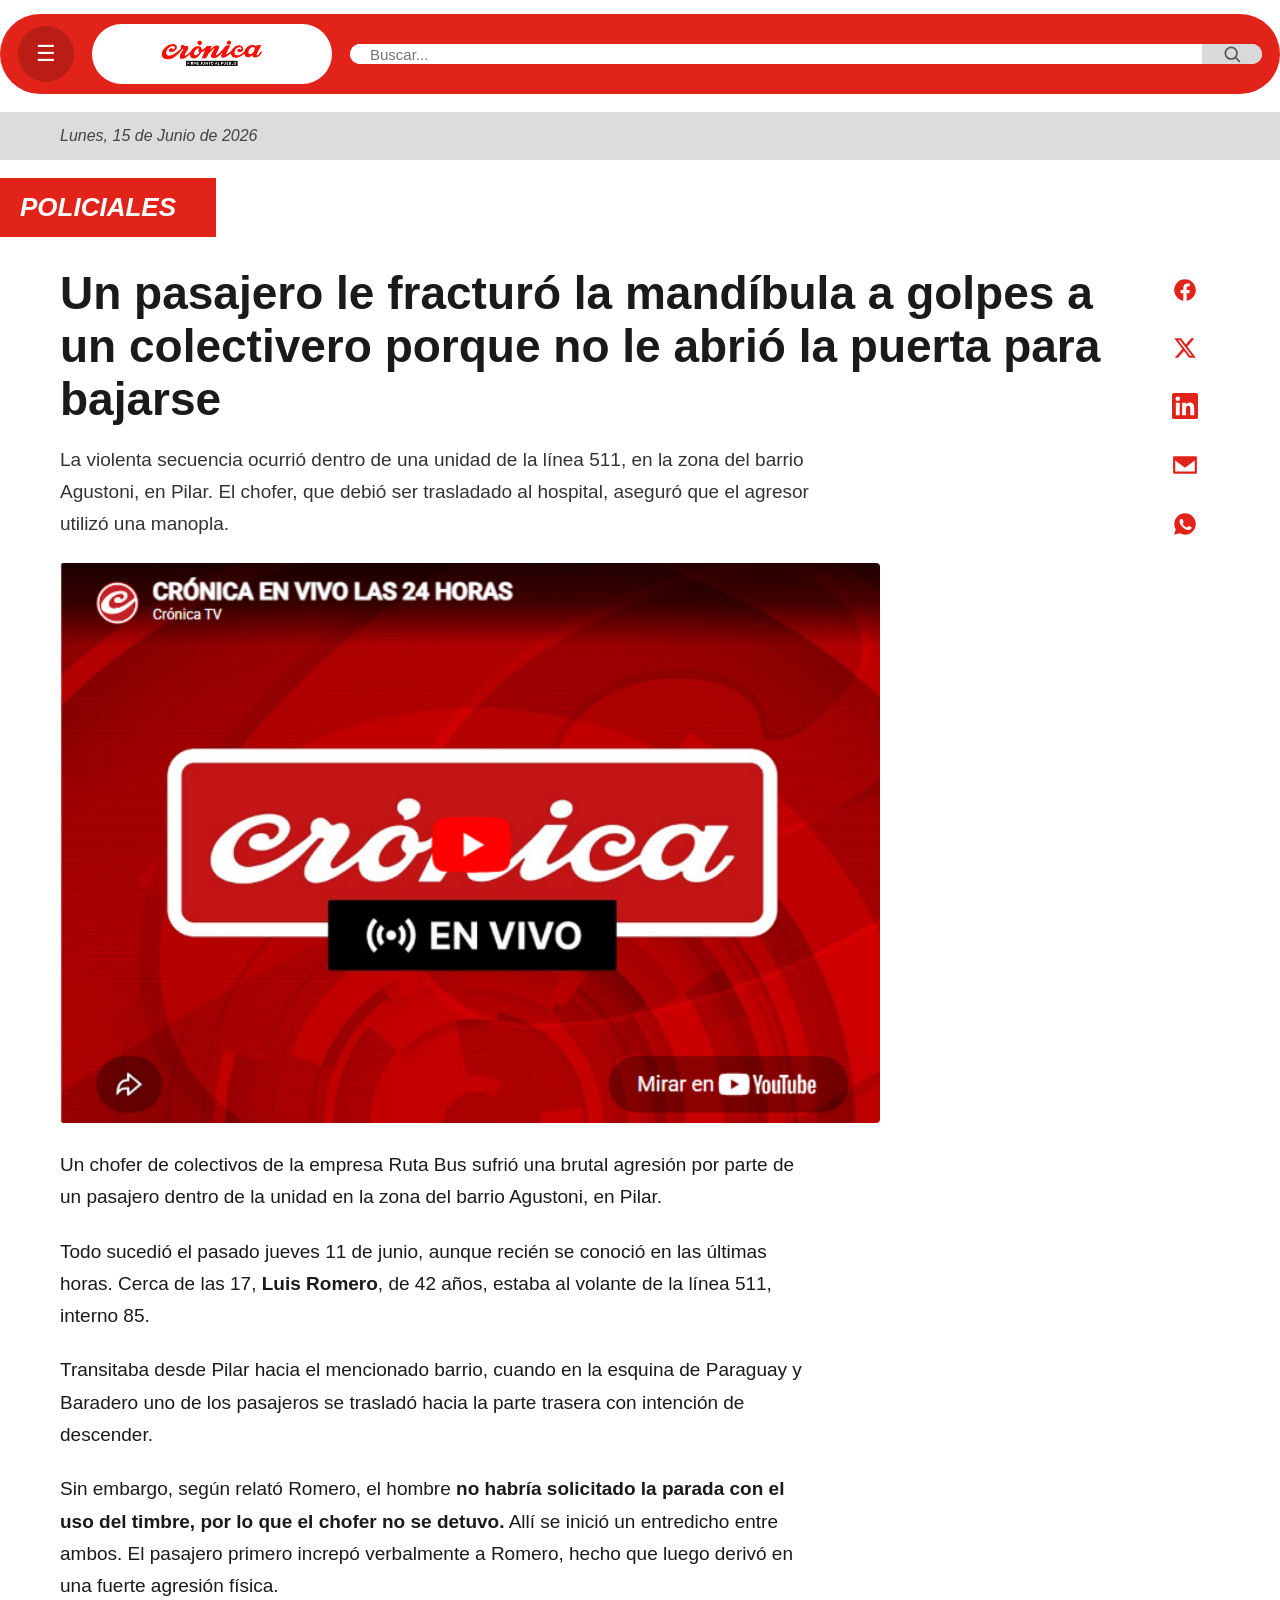
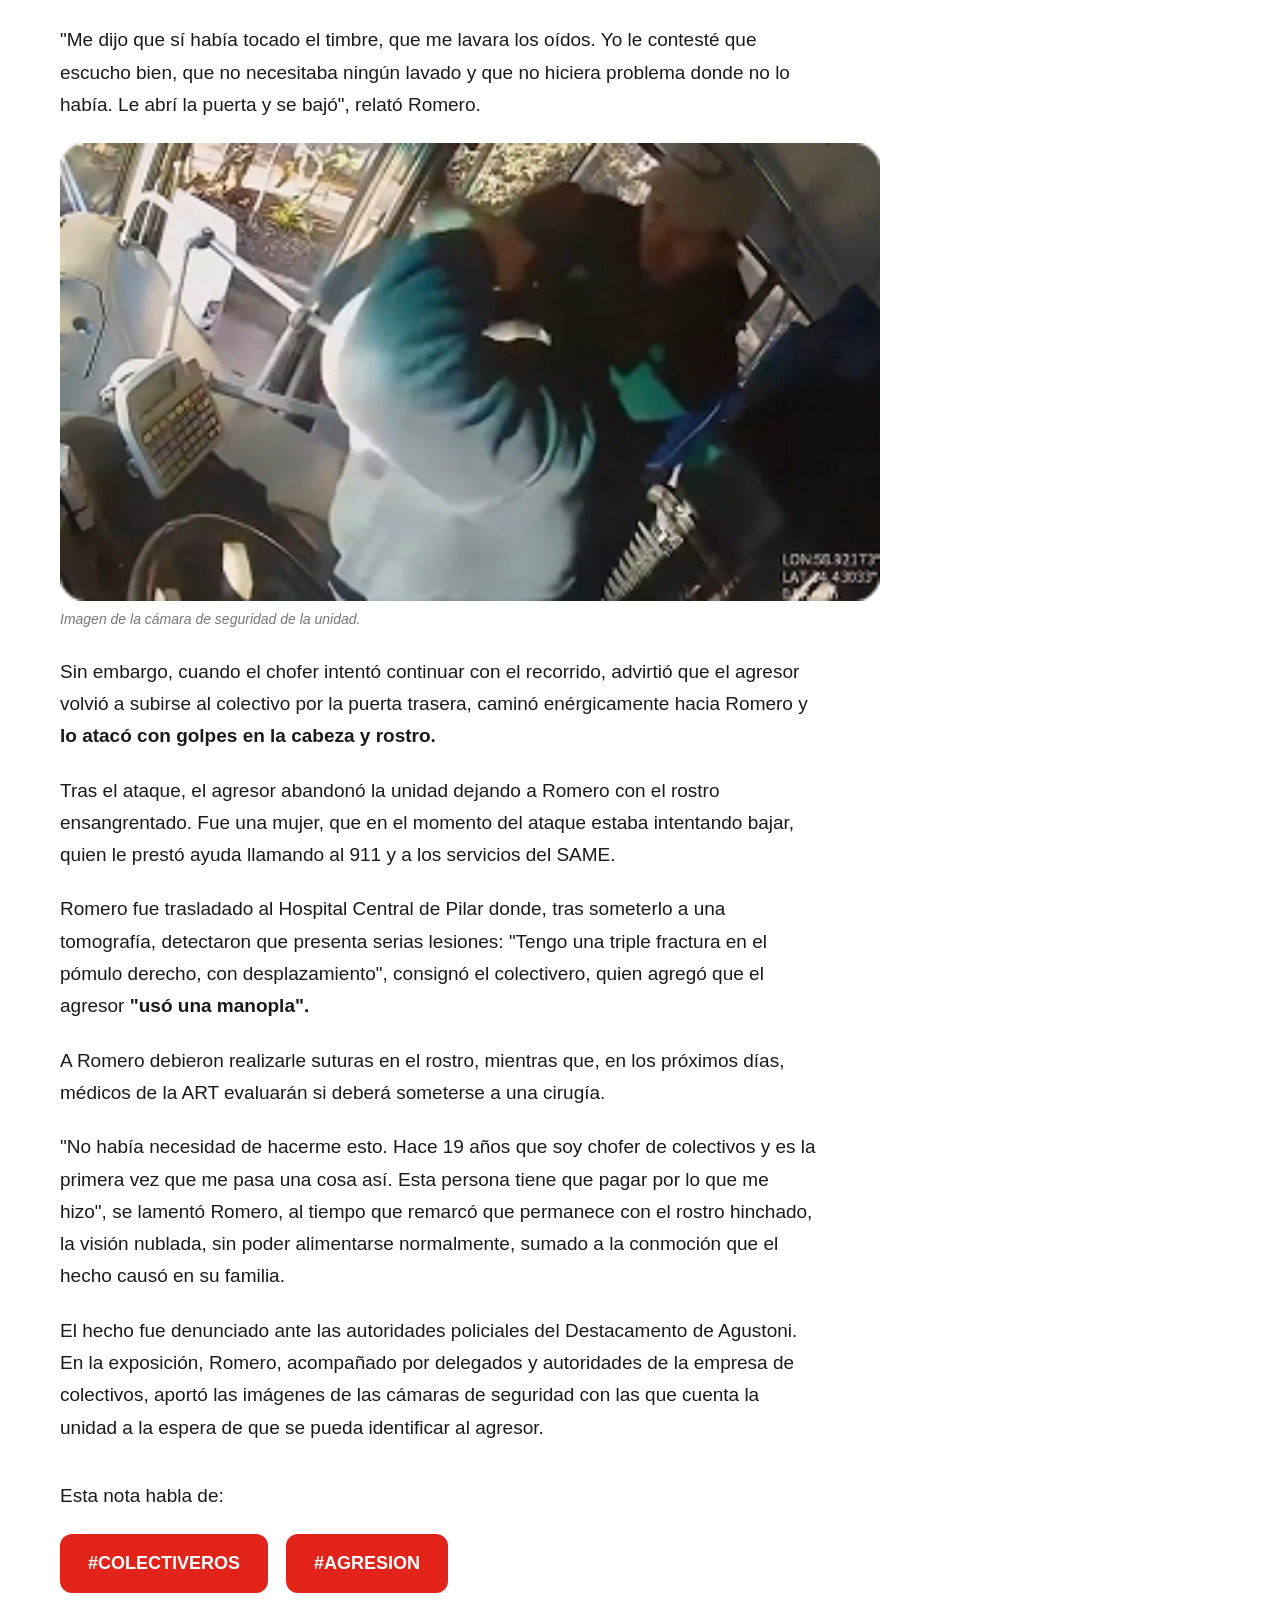
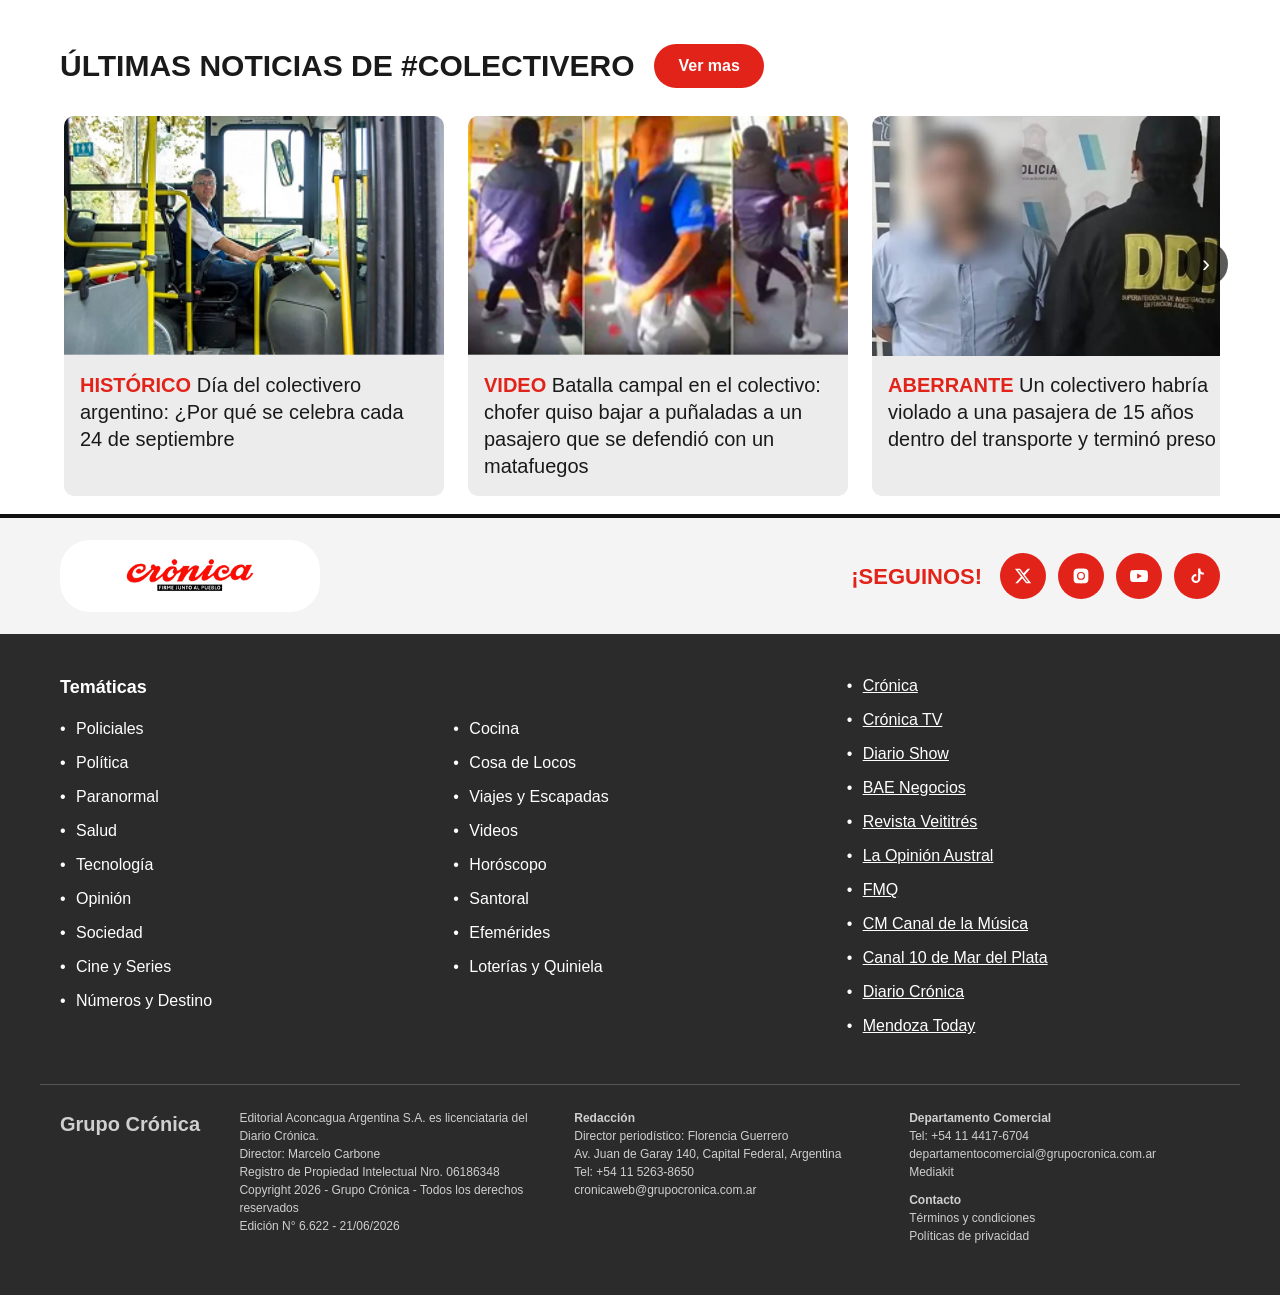
<file: noticia.html>
<!DOCTYPE html>
<!--
  ============================================================================
  PÁGINA DE ARTÍCULO: "NOTICIA"
  ============================================================================
  ARCHIVO: noticia.html  ->  SOLO la estructura.
    - Estilos en  style-noticia.css   (enlazado en el <head>)
    - Lógica  en  script-noticia.js   (enlazado al final del <body>)
  Los tres archivos deben estar en la MISMA carpeta.

  Esta vista se enlaza desde las tarjetas de la home.
  El único JS de la página es el CARRUSEL de "Últimas noticias relacionadas".
  ============================================================================
-->
<html lang="es">
<head>
  <meta charset="UTF-8" />
  <meta name="viewport" content="width=device-width, initial-scale=1.0" />
  <title>Un pasajero le fracturó la mandíbula a golpes a un colectivero — Crónica</title>
  <link rel="stylesheet" href="style-noticia.css" />
</head>

<body>

  <!-- =======================================================================
       1. HEADER (cinta roja) + SUB-HEADER (cinta gris con la fecha)
       ======================================================================= -->
  <header class="header">
    <div class="contenedor barra-superior">
      <button class="btn-menu" id="btnMenu" aria-label="Abrir menú">&#9776;</button>

      <!-- LOGO: rectángulo apaisado con tu imagen adentro. Lleva a la home. -->
      <a href="index.html" class="logo">
        <img src="imagenes/logo.png" alt="Crónica" class="logo-img" />
      </a>

      <form class="buscador" onsubmit="return false;">
        <input type="text" placeholder="Buscar..." />
        <button type="submit" aria-label="Buscar">
          <svg viewBox="0 0 24 24" width="20" height="20" fill="none" stroke="currentColor" stroke-width="2" stroke-linecap="round" stroke-linejoin="round"><circle cx="11" cy="11" r="7"></circle><line x1="21" y1="21" x2="16.65" y2="16.65"></line></svg>
        </button>
      </form>
    </div>

    <!-- Menú desplegable (abre del lado izquierdo, igual que en la home) -->
    <nav class="menu-desplegable menu-desplegable--oculto" id="menuDesplegable" aria-label="Menú">
      <ul class="menu-lista">
        <li><a href="index.html">Inicio</a></li>
        <li><a href="#">Policiales</a></li>
        <li><a href="#">Política</a></li>
        <li><a href="#">Paranormal</a></li>
        <li><a href="#">Salud</a></li>
        <li><a href="#">Tecnología</a></li>
        <li><a href="#">Opinión</a></li>
        <li><a href="#">Sociedad</a></li>
        <li><a href="#">Cine y Series</a></li>
        <li><a href="#">Números y Destino</a></li>
        <li><a href="#">Cocina</a></li>
        <li><a href="#">Cosa de Locos</a></li>
        <li><a href="#">Viajes y Escapadas</a></li>
      </ul>
      <div class="menu-redes">
        <a href="#" class="red" aria-label="X"><svg viewBox="0 0 24 24" width="20" height="20" fill="currentColor"><path d="M18.244 2.25h3.308l-7.227 8.26 8.502 11.24h-6.66l-5.214-6.817L4.99 21.75H1.68l7.73-8.835L1.254 2.25H8.08l4.713 6.231 5.45-6.231Zm-1.161 17.52h1.833L7.084 4.126H5.117L17.083 19.77Z"/></svg></a>
        <a href="#" class="red" aria-label="Instagram"><svg viewBox="0 0 24 24" width="20" height="20" fill="currentColor"><path d="M12 2.16c3.2 0 3.58.01 4.85.07 1.17.05 1.8.25 2.23.41.56.22.96.48 1.38.9.42.42.68.82.9 1.38.16.42.36 1.06.41 2.23.06 1.27.07 1.65.07 4.85s-.01 3.58-.07 4.85c-.05 1.17-.25 1.8-.41 2.23-.22.56-.48.96-.9 1.38-.42.42-.82.68-1.38.9-.42.16-1.06.36-2.23.41-1.27.06-1.65.07-4.85.07s-3.58-.01-4.85-.07c-1.17-.05-1.8-.25-2.23-.41a3.81 3.81 0 0 1-1.38-.9 3.81 3.81 0 0 1-.9-1.38c-.16-.42-.36-1.06-.41-2.23C2.17 15.58 2.16 15.2 2.16 12s.01-3.58.07-4.85c.05-1.17.25-1.8.41-2.23.22-.56.48-.96.9-1.38.42-.42.82-.68 1.38-.9.42-.16 1.06-.36 2.23-.41C8.42 2.17 8.8 2.16 12 2.16Zm0 4.38a5.3 5.3 0 1 0 0 10.6 5.3 5.3 0 0 0 0-10.6Zm0 1.62a3.68 3.68 0 1 1 0 7.36 3.68 3.68 0 0 1 0-7.36Zm5.5-2.86a1.24 1.24 0 1 1 0 2.48 1.24 1.24 0 0 1 0-2.48Z"/></svg></a>
        <a href="#" class="red" aria-label="YouTube"><svg viewBox="0 0 24 24" width="20" height="20" fill="currentColor"><path d="M23.5 6.5a3 3 0 0 0-2.1-2.13C19.5 3.85 12 3.85 12 3.85s-7.5 0-9.4.52A3 3 0 0 0 .5 6.5 31.3 31.3 0 0 0 0 12a31.3 31.3 0 0 0 .5 5.5 3 3 0 0 0 2.1 2.13c1.9.52 9.4.52 9.4.52s7.5 0 9.4-.52a3 3 0 0 0 2.1-2.13A31.3 31.3 0 0 0 24 12a31.3 31.3 0 0 0-.5-5.5ZM9.6 15.5v-7l6.2 3.5-6.2 3.5Z"/></svg></a>
        <a href="#" class="red" aria-label="TikTok"><svg viewBox="0 0 24 24" width="20" height="20" fill="currentColor"><path d="M16.5 2h-3v13.5a3 3 0 1 1-2.4-2.94V9.5A6 6 0 1 0 16.5 15.5V8.9a7.5 7.5 0 0 0 4.5 1.5V7.4a4.5 4.5 0 0 1-4.5-4.5V2Z"/></svg></a>
      </div>
    </nav>
  </header>

  <!-- Sub-header gris con la fecha -->
  <div class="subheader-fecha">
    <div class="contenedor">
      <span>Lunes, 15 de Junio de 2026</span>
    </div>
  </div>

  <!-- Etiqueta de categoría (roja, pegada al borde izquierdo) -->
  <div class="categoria-noticia"><span>Policiales</span></div>

  <!-- =======================================================================
       2. ENCABEZADO DEL ARTÍCULO + COLUMNA DE REDES
       -----------------------------------------------------------------------
       Layout en 2 columnas con CSS Grid: contenido (1fr) y redes (ancho fijo).
       OJO: las redes NO van fijas. Son parte normal del flujo, así que se van
       hacia arriba cuando el usuario hace scroll (no llevan position:fixed/sticky).
       ======================================================================= -->
  <div class="contenedor articulo-grid">

    <!-- Columna principal: TODO el artículo -->
    <main class="articulo">

      <!-- Título y bajada -->
      <header class="articulo-encabezado">
        <h1>Un pasajero le fracturó la mandíbula a golpes a un colectivero porque no le abrió la puerta para bajarse</h1>
        <p class="bajada">La violenta secuencia ocurrió dentro de una unidad de la línea 511, en la zona del barrio Agustoni, en Pilar. El chofer, que debió ser trasladado al hospital, aseguró que el agresor utilizó una manopla.</p>
      </header>

      <!-- 3. CUERPO DE LA NOTICIA -->

     <figure class="media-intercalada">
        <img src="imagenes/cronica en vivo.png" alt="class img-ph--alta">
      </figure>

      <p>Un chofer de colectivos de la empresa Ruta Bus sufrió una brutal agresión por parte de un pasajero dentro de la unidad en la zona del barrio Agustoni, en Pilar.</p>

      <p>Todo sucedió el pasado jueves 11 de junio, aunque recién se conoció en las últimas horas. Cerca de las 17, <strong>Luis Romero</strong>, de 42 años, estaba al volante de la línea 511, interno 85.</p>

      <p>Transitaba desde Pilar hacia el mencionado barrio, cuando en la esquina de Paraguay y Baradero uno de los pasajeros se trasladó hacia la parte trasera con intención de descender.</p>

      <p>Sin embargo, según relató Romero, el hombre <strong>no habría solicitado la parada con el uso del timbre, por lo que el chofer no se detuvo.</strong> Allí se inició un entredicho entre ambos. El pasajero primero increpó verbalmente a Romero, hecho que luego derivó en una fuerte agresión física.</p>

      <p>"Me dijo que sí había tocado el timbre, que me lavara los oídos. Yo le contesté que escucho bien, que no necesitaba ningún lavado y que no hiciera problema donde no lo había. Le abrí la puerta y se bajó", relató Romero.</p>

      <!-- Imagen intercalada (cámara de seguridad). Reemplazá el <img> por el tuyo. -->
      <figure class="media-intercalada">
        <img src="imagenes/policial 6.png" alt="">
        <figcaption>Imagen de la cámara de seguridad de la unidad.</figcaption>
      </figure>

      <p>Sin embargo, cuando el chofer intentó continuar con el recorrido, advirtió que el agresor volvió a subirse al colectivo por la puerta trasera, caminó enérgicamente hacia Romero y <strong>lo atacó con golpes en la cabeza y rostro.</strong></p>

      <p>Tras el ataque, el agresor abandonó la unidad dejando a Romero con el rostro ensangrentado. Fue una mujer, que en el momento del ataque estaba intentando bajar, quien le prestó ayuda llamando al 911 y a los servicios del SAME.</p>

      <p>Romero fue trasladado al Hospital Central de Pilar donde, tras someterlo a una tomografía, detectaron que presenta serias lesiones: "Tengo una triple fractura en el pómulo derecho, con desplazamiento", consignó el colectivero, quien agregó que el agresor <strong>"usó una manopla".</strong></p>

      <p>A Romero debieron realizarle suturas en el rostro, mientras que, en los próximos días, médicos de la ART evaluarán si deberá someterse a una cirugía.</p>

      <p>"No había necesidad de hacerme esto. Hace 19 años que soy chofer de colectivos y es la primera vez que me pasa una cosa así. Esta persona tiene que pagar por lo que me hizo", se lamentó Romero, al tiempo que remarcó que permanece con el rostro hinchado, la visión nublada, sin poder alimentarse normalmente, sumado a la conmoción que el hecho causó en su familia.</p>

      <p>El hecho fue denunciado ante las autoridades policiales del Destacamento de Agustoni. En la exposición, Romero, acompañado por delegados y autoridades de la empresa de colectivos, aportó las imágenes de las cámaras de seguridad con las que cuenta la unidad a la espera de que se pueda identificar al agresor.</p>

      <!-- 4. ETIQUETAS (tags) -->
      <section class="tags">
        <p class="tags-titulo">Esta nota habla de:</p>
        <div class="tags-lista">
          <a href="#" class="pill-tag">#COLECTIVEROS</a>
          <a href="#" class="pill-tag">#AGRESION</a>
        </div>
      </section>

    </main>

    <!-- Columna lateral: REDES SOCIALES (NO fijas; viajan con el flujo) -->
    <aside class="redes-laterales" aria-label="Compartir en redes">
      <a href="#" class="red-icono" aria-label="Compartir en Facebook">
        <svg viewBox="0 0 24 24" width="26" height="26" fill="currentColor"><path d="M22 12.06C22 6.5 17.52 2 12 2S2 6.5 2 12.06c0 5 3.66 9.15 8.44 9.94v-7.03H7.9v-2.9h2.54V9.85c0-2.52 1.5-3.91 3.78-3.91 1.1 0 2.24.2 2.24.2v2.46H15.2c-1.24 0-1.63.78-1.63 1.57v1.89h2.78l-.44 2.9h-2.34V22c4.78-.79 8.43-4.94 8.43-9.94Z"/></svg>
      </a>
      <a href="#" class="red-icono" aria-label="Compartir en X">
        <svg viewBox="0 0 24 24" width="24" height="24" fill="currentColor"><path d="M18.244 2.25h3.308l-7.227 8.26 8.502 11.24h-6.66l-5.214-6.817L4.99 21.75H1.68l7.73-8.835L1.254 2.25H8.08l4.713 6.231 5.45-6.231Zm-1.161 17.52h1.833L7.084 4.126H5.117L17.083 19.77Z"/></svg>
      </a>
      <a href="#" class="red-icono" aria-label="Compartir en LinkedIn">
        <svg viewBox="0 0 24 24" width="26" height="26" fill="currentColor"><path d="M20.45 20.45h-3.56v-5.57c0-1.33-.02-3.04-1.85-3.04-1.85 0-2.13 1.45-2.13 2.94v5.67H9.35V9h3.42v1.56h.05c.48-.9 1.64-1.85 3.37-1.85 3.6 0 4.27 2.37 4.27 5.46v6.28ZM5.34 7.43a2.07 2.07 0 1 1 0-4.14 2.07 2.07 0 0 1 0 4.14ZM7.12 20.45H3.55V9h3.57v11.45ZM22.22 0H1.77C.79 0 0 .77 0 1.73v20.54C0 23.22.79 24 1.77 24h20.45c.98 0 1.78-.78 1.78-1.73V1.73C24 .77 23.2 0 22.22 0Z"/></svg>
      </a>
      <a href="#" class="red-icono" aria-label="Compartir por Email">
        <svg viewBox="0 0 24 24" width="26" height="26" fill="currentColor"><path d="M2 4h20a1 1 0 0 1 1 1v14a1 1 0 0 1-1 1H2a1 1 0 0 1-1-1V5a1 1 0 0 1 1-1Zm10 8.13L4.4 6.5h15.2L12 12.13ZM3 7.87V18h18V7.87l-9 6.7-9-6.7Z"/></svg>
      </a>
      <a href="#" class="red-icono" aria-label="Compartir por WhatsApp">
        <svg viewBox="0 0 24 24" width="26" height="26" fill="currentColor"><path d="M12.04 2C6.58 2 2.13 6.45 2.13 11.91c0 1.75.46 3.45 1.32 4.95L2 22l5.25-1.38a9.9 9.9 0 0 0 4.78 1.22h.01c5.46 0 9.91-4.45 9.91-9.91C21.95 6.45 17.5 2 12.04 2Zm5.8 14.13c-.24.69-1.42 1.32-1.95 1.36-.5.04-.96.27-3.23-.67-2.72-1.13-4.45-3.92-4.59-4.1-.13-.18-1.1-1.46-1.1-2.79 0-1.33.7-1.98.94-2.25.25-.27.54-.34.72-.34.18 0 .36 0 .52.01.17.01.39-.06.61.47.24.57.81 1.97.88 2.11.07.14.12.3.02.48-.09.18-.14.3-.27.46-.14.16-.29.36-.41.48-.14.14-.28.29-.12.57.16.27.71 1.17 1.53 1.9 1.05.94 1.94 1.23 2.21 1.37.27.14.43.12.59-.07.16-.18.68-.79.86-1.06.18-.27.36-.23.61-.14.25.09 1.6.76 1.87.9.27.13.45.2.52.31.07.11.07.64-.17 1.33Z"/></svg>
      </a>
    </aside>

  </div>

  <!-- =======================================================================
       5. ÚLTIMAS NOTICIAS RELACIONADAS (CARRUSEL controlado por JS)
       ======================================================================= -->
  <section class="contenedor relacionadas">
    <div class="relacionadas-encabezado">
      <h2>Últimas noticias de #COLECTIVERO</h2>
      <a href="#" class="btn-vermas">Ver mas</a>
    </div>

    <div class="carrusel">
      <button class="carrusel-flecha anterior" aria-label="Anterior">&#8249;</button>
      <div class="carrusel-pista">
        <article class="card">
          <img src="imagenes/colectivero 1.png" alt="class card">
          <div class="card-cuerpo">
            <h3><strong>HISTÓRICO</strong> Día del colectivero argentino: ¿Por qué se celebra cada 24 de septiembre</h3>
          </div>
        </article>
        <article class="card">
         <img src="imagenes/colectivero 2.png" alt="class card">
          <div class="card-cuerpo">
            <h3><strong>VIDEO</strong> Batalla campal en el colectivo: chofer quiso bajar a puñaladas a un pasajero que se defendió con un matafuegos</h3>
          </div>
        </article>
        <article class="card">
          <img src="imagenes/policial 9.webp" alt="class card">
          <div class="card-cuerpo">
            <h3><strong>ABERRANTE</strong> Un colectivero habría violado a una pasajera de 15 años dentro del transporte y terminó preso</h3>
          </div>
        </article>
        <article class="card">
          <img src="imagenes/colectivero 5.webp" alt="class card">
          <div class="card-cuerpo">
            <h3><strong>PARO</strong> Choferes de colectivos anuncian una nueva medida de fuerza por reclamos salariales</h3>
          </div>
        </article>
      </div>
      <button class="carrusel-flecha siguiente" aria-label="Siguiente">&#8250;</button>
    </div>
  </section>


  <!-- =======================================================================
       FOOTER (logo + ¡SEGUINOS! + temáticas + medios + datos editoriales)
       ======================================================================= -->
  <footer class="footer">
    <div class="footer-top">
      <div class="contenedor footer-top-fila">
        <a href="index.html" class="logo logo--footer">
          <img src="imagenes/logo.png" alt="Crónica" class="logo-img" />
        </a>
        <div class="footer-seguinos">
          <span>¡SEGUINOS!</span>
          <div class="footer-redes">
            <a href="#" class="red-roja" aria-label="X"><svg viewBox="0 0 24 24" width="18" height="18" fill="currentColor"><path d="M18.244 2.25h3.308l-7.227 8.26 8.502 11.24h-6.66l-5.214-6.817L4.99 21.75H1.68l7.73-8.835L1.254 2.25H8.08l4.713 6.231 5.45-6.231Zm-1.161 17.52h1.833L7.084 4.126H5.117L17.083 19.77Z"/></svg></a>
            <a href="#" class="red-roja" aria-label="Instagram"><svg viewBox="0 0 24 24" width="18" height="18" fill="currentColor"><path d="M12 2.16c3.2 0 3.58.01 4.85.07 1.17.05 1.8.25 2.23.41.56.22.96.48 1.38.9.42.42.68.82.9 1.38.16.42.36 1.06.41 2.23.06 1.27.07 1.65.07 4.85s-.01 3.58-.07 4.85c-.05 1.17-.25 1.8-.41 2.23-.22.56-.48.96-.9 1.38-.42.42-.82.68-1.38.9-.42.16-1.06.36-2.23.41-1.27.06-1.65.07-4.85.07s-3.58-.01-4.85-.07c-1.17-.05-1.8-.25-2.23-.41a3.81 3.81 0 0 1-1.38-.9 3.81 3.81 0 0 1-.9-1.38c-.16-.42-.36-1.06-.41-2.23C2.17 15.58 2.16 15.2 2.16 12s.01-3.58.07-4.85c.05-1.17.25-1.8.41-2.23.22-.56.48-.96.9-1.38.42-.42.82-.68 1.38-.9.42-.16 1.06-.36 2.23-.41C8.42 2.17 8.8 2.16 12 2.16Zm0 4.38a5.3 5.3 0 1 0 0 10.6 5.3 5.3 0 0 0 0-10.6Zm0 1.62a3.68 3.68 0 1 1 0 7.36 3.68 3.68 0 0 1 0-7.36Zm5.5-2.86a1.24 1.24 0 1 1 0 2.48 1.24 1.24 0 0 1 0-2.48Z"/></svg></a>
            <a href="#" class="red-roja" aria-label="YouTube"><svg viewBox="0 0 24 24" width="18" height="18" fill="currentColor"><path d="M23.5 6.5a3 3 0 0 0-2.1-2.13C19.5 3.85 12 3.85 12 3.85s-7.5 0-9.4.52A3 3 0 0 0 .5 6.5 31.3 31.3 0 0 0 0 12a31.3 31.3 0 0 0 .5 5.5 3 3 0 0 0 2.1 2.13c1.9.52 9.4.52 9.4.52s7.5 0 9.4-.52a3 3 0 0 0 2.1-2.13A31.3 31.3 0 0 0 24 12a31.3 31.3 0 0 0-.5-5.5ZM9.6 15.5v-7l6.2 3.5-6.2 3.5Z"/></svg></a>
            <a href="#" class="red-roja" aria-label="TikTok"><svg viewBox="0 0 24 24" width="18" height="18" fill="currentColor"><path d="M16.5 2h-3v13.5a3 3 0 1 1-2.4-2.94V9.5A6 6 0 1 0 16.5 15.5V8.9a7.5 7.5 0 0 0 4.5 1.5V7.4a4.5 4.5 0 0 1-4.5-4.5V2Z"/></svg></a>
          </div>
        </div>
      </div>
    </div>

    <div class="footer-principal">
      <div class="contenedor footer-cols">
        <div class="footer-tematicas">
          <h4>Temáticas</h4>
          <div class="tematicas-grid">
            <ul>
              <li><a href="#">Policiales</a></li>
              <li><a href="#">Política</a></li>
              <li><a href="#">Paranormal</a></li>
              <li><a href="#">Salud</a></li>
              <li><a href="#">Tecnología</a></li>
              <li><a href="#">Opinión</a></li>
              <li><a href="#">Sociedad</a></li>
              <li><a href="#">Cine y Series</a></li>
              <li><a href="#">Números y Destino</a></li>
            </ul>
            <ul>
              <li><a href="#">Cocina</a></li>
              <li><a href="#">Cosa de Locos</a></li>
              <li><a href="#">Viajes y Escapadas</a></li>
              <li><a href="#">Videos</a></li>
              <li><a href="#">Horóscopo</a></li>
              <li><a href="#">Santoral</a></li>
              <li><a href="#">Efemérides</a></li>
              <li><a href="#">Loterías y Quiniela</a></li>
            </ul>
          </div>
        </div>

        <ul class="footer-medios">
          <li><a href="#">Crónica</a></li>
          <li><a href="#">Crónica TV</a></li>
          <li><a href="#">Diario Show</a></li>
          <li><a href="#">BAE Negocios</a></li>
          <li><a href="#">Revista Veititrés</a></li>
          <li><a href="#">La Opinión Austral</a></li>
          <li><a href="#">FMQ</a></li>
          <li><a href="#">CM Canal de la Música</a></li>
          <li><a href="#">Canal 10 de Mar del Plata</a></li>
          <li><a href="#">Diario Crónica</a></li>
          <li><a href="#">Mendoza Today</a></li>
        </ul>
      </div>

      <div class="contenedor footer-legal">
        <div class="footer-grupo"><strong>Grupo Crónica</strong></div>
        <div class="footer-datos">
          <p>Editorial Aconcagua Argentina S.A. es licenciataria del Diario Crónica.<br>
             Director: Marcelo Carbone<br>
             Registro de Propiedad Intelectual Nro. 06186348<br>
             Copyright 2026 - Grupo Crónica - Todos los derechos reservados<br>
             Edición N° 6.622 - 21/06/2026</p>
        </div>
        <div class="footer-datos">
          <p><strong>Redacción</strong><br>
             Director periodístico: Florencia Guerrero<br>
             Av. Juan de Garay 140, Capital Federal, Argentina<br>
             Tel: +54 11 5263-8650<br>
             cronicaweb@grupocronica.com.ar</p>
        </div>
        <div class="footer-datos">
          <p><strong>Departamento Comercial</strong><br>
             Tel: +54 11 4417-6704<br>
             departamentocomercial@grupocronica.com.ar<br>
             Mediakit</p>
          <p><strong>Contacto</strong><br>
             Términos y condiciones<br>
             Políticas de privacidad</p>
        </div>
      </div>
    </div>
  </footer>

  <script src="script-noticia.js"></script>
</body>
</html>
</file>
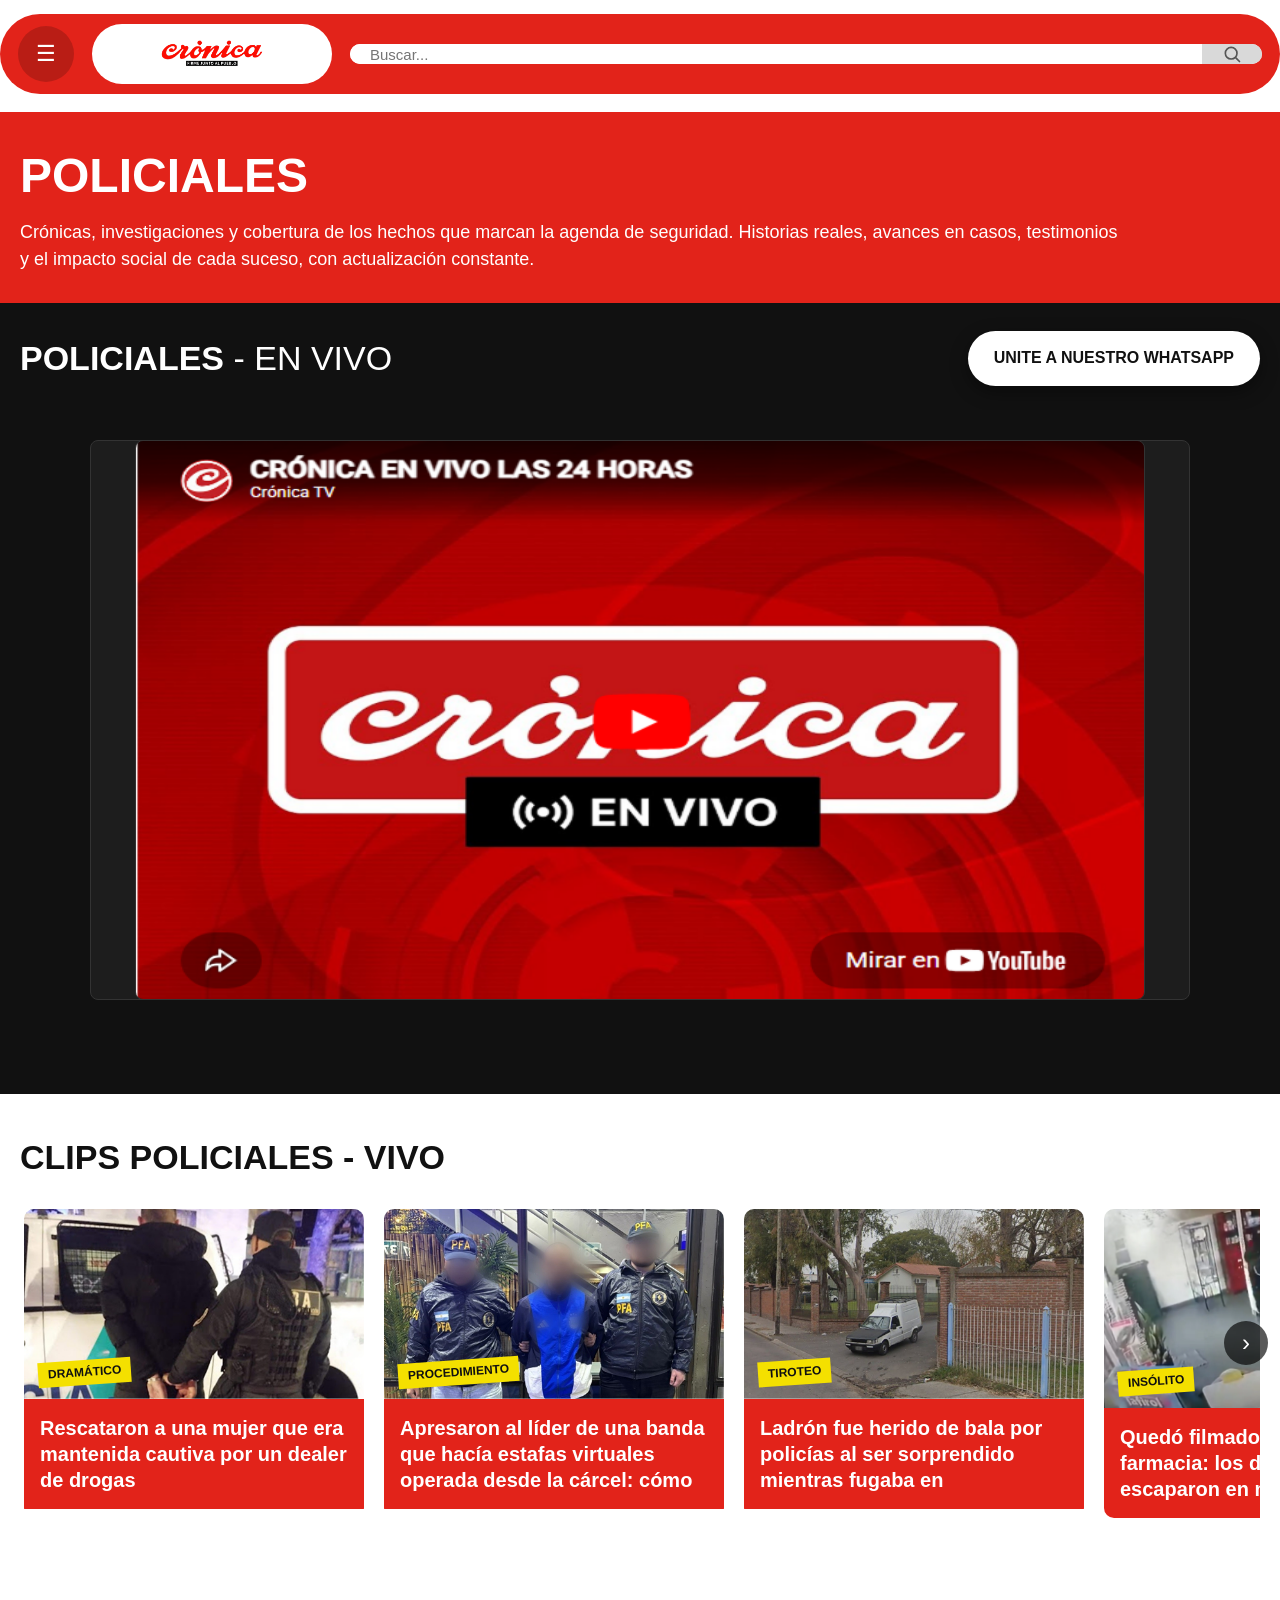
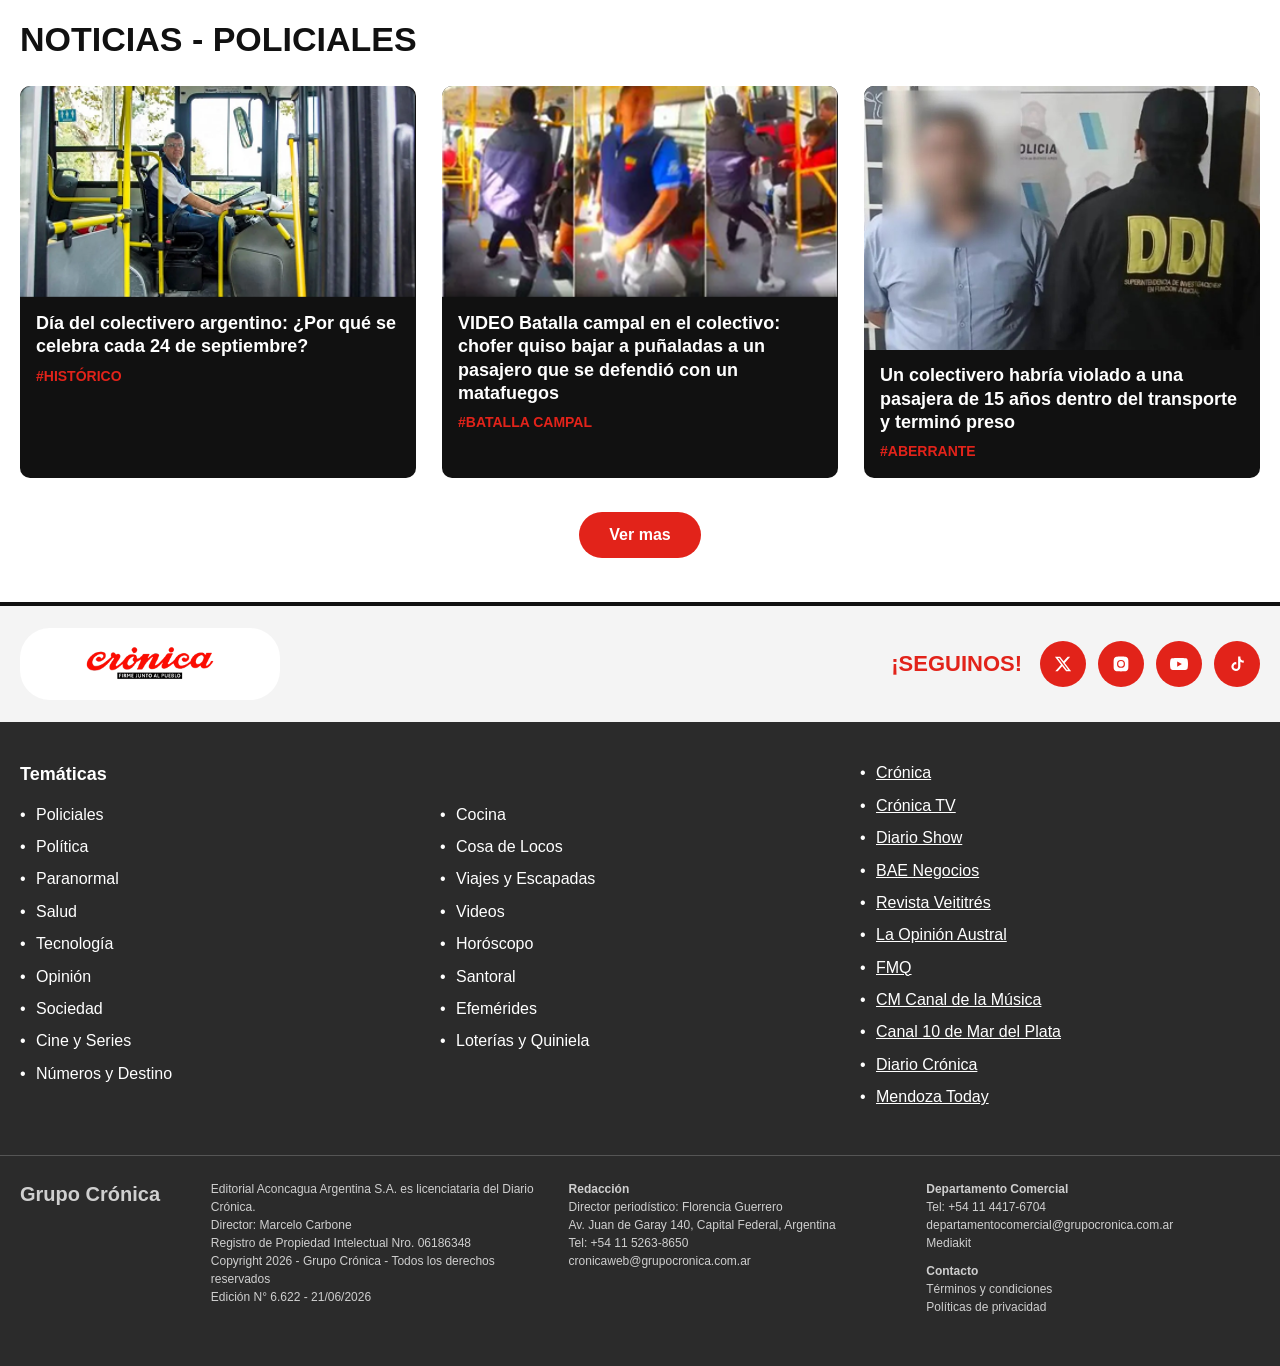
<file: policiales.html>
<!DOCTYPE html>
<!--
  ============================================================================
  PÁGINA DE SECCIÓN: "POLICIALES"
  ============================================================================
  ARCHIVO: policiales.html  ->  SOLO la estructura.
    - Estilos en  style-policiales.css   (parte de style-envivo.css + añadidos)
    - Lógica  en  script-policiales.js   (carrusel de clips + menú ☰)
  Los tres archivos deben estar en la MISMA carpeta.

  Se enlaza desde la home: botón "Ver mas" del apartado Policiales.

  IMÁGENES: van como placeholders (.img-ph), igual que en tus otras páginas.
  Donde tengas la foto real, reemplazá el <div class="img-ph">…</div> por:
      <img src="imagenes/NOMBRE.png" alt="texto" class="img-ph">
  ============================================================================
-->
<html lang="es">
<head>
  <meta charset="UTF-8" />
  <meta name="viewport" content="width=device-width, initial-scale=1.0" />
  <title>Policiales — Crónica</title>
  <link rel="stylesheet" href="style-policiales.css" />
</head>

<body>

  <!-- =======================================================================
       1. HEADER (menú ☰ izq · logo · buscador der)
       ======================================================================= -->
  <header class="header">
    <div class="contenedor barra-superior">
      <button class="btn-menu" id="btnMenu" aria-label="Abrir menú">&#9776;</button>

      <a href="index.html" class="logo">
        <img src="imagenes/logo.png" alt="Crónica" class="logo-img" />
      </a>

      <form class="buscador" onsubmit="return false;">
        <input type="text" placeholder="Buscar..." />
        <button type="submit" aria-label="Buscar">
          <svg viewBox="0 0 24 24" width="20" height="20" fill="none" stroke="currentColor" stroke-width="2" stroke-linecap="round" stroke-linejoin="round"><circle cx="11" cy="11" r="7"></circle><line x1="21" y1="21" x2="16.65" y2="16.65"></line></svg>
        </button>
      </form>
    </div>

    <nav class="menu-desplegable menu-desplegable--oculto" id="menuDesplegable" aria-label="Menú">
      <ul class="menu-lista">
        <li><a href="index.html">Inicio</a></li>
        <li><a href="policiales.html">Policiales</a></li>
        <li><a href="#">Política</a></li>
        <li><a href="#">Paranormal</a></li>
        <li><a href="#">Salud</a></li>
        <li><a href="#">Tecnología</a></li>
        <li><a href="#">Opinión</a></li>
        <li><a href="sociedad.html">Sociedad</a></li>
        <li><a href="#">Cine y Series</a></li>
        <li><a href="#">Números y Destino</a></li>
        <li><a href="#">Cocina</a></li>
        <li><a href="#">Cosa de Locos</a></li>
        <li><a href="#">Viajes y Escapadas</a></li>
      </ul>
      <div class="menu-redes">
        <a href="#" class="red" aria-label="X"><svg viewBox="0 0 24 24" width="20" height="20" fill="currentColor"><path d="M18.244 2.25h3.308l-7.227 8.26 8.502 11.24h-6.66l-5.214-6.817L4.99 21.75H1.68l7.73-8.835L1.254 2.25H8.08l4.713 6.231 5.45-6.231Zm-1.161 17.52h1.833L7.084 4.126H5.117L17.083 19.77Z"/></svg></a>
        <a href="#" class="red" aria-label="Instagram"><svg viewBox="0 0 24 24" width="20" height="20" fill="currentColor"><path d="M12 2.16c3.2 0 3.58.01 4.85.07 1.17.05 1.8.25 2.23.41.56.22.96.48 1.38.9.42.42.68.82.9 1.38.16.42.36 1.06.41 2.23.06 1.27.07 1.65.07 4.85s-.01 3.58-.07 4.85c-.05 1.17-.25 1.8-.41 2.23-.22.56-.48.96-.9 1.38-.42.42-.82.68-1.38.9-.42.16-1.06.36-2.23.41-1.27.06-1.65.07-4.85.07s-3.58-.01-4.85-.07c-1.17-.05-1.8-.25-2.23-.41a3.81 3.81 0 0 1-1.38-.9 3.81 3.81 0 0 1-.9-1.38c-.16-.42-.36-1.06-.41-2.23C2.17 15.58 2.16 15.2 2.16 12s.01-3.58.07-4.85c.05-1.17.25-1.8.41-2.23.22-.56.48-.96.9-1.38.42-.42.82-.68 1.38-.9.42-.16 1.06-.36 2.23-.41C8.42 2.17 8.8 2.16 12 2.16Zm0 4.38a5.3 5.3 0 1 0 0 10.6 5.3 5.3 0 0 0 0-10.6Zm0 1.62a3.68 3.68 0 1 1 0 7.36 3.68 3.68 0 0 1 0-7.36Zm5.5-2.86a1.24 1.24 0 1 1 0 2.48 1.24 1.24 0 0 1 0-2.48Z"/></svg></a>
        <a href="#" class="red" aria-label="YouTube"><svg viewBox="0 0 24 24" width="20" height="20" fill="currentColor"><path d="M23.5 6.5a3 3 0 0 0-2.1-2.13C19.5 3.85 12 3.85 12 3.85s-7.5 0-9.4.52A3 3 0 0 0 .5 6.5 31.3 31.3 0 0 0 0 12a31.3 31.3 0 0 0 .5 5.5 3 3 0 0 0 2.1 2.13c1.9.52 9.4.52 9.4.52s7.5 0 9.4-.52a3 3 0 0 0 2.1-2.13A31.3 31.3 0 0 0 24 12a31.3 31.3 0 0 0-.5-5.5ZM9.6 15.5v-7l6.2 3.5-6.2 3.5Z"/></svg></a>
        <a href="#" class="red" aria-label="TikTok"><svg viewBox="0 0 24 24" width="20" height="20" fill="currentColor"><path d="M16.5 2h-3v13.5a3 3 0 1 1-2.4-2.94V9.5A6 6 0 1 0 16.5 15.5V8.9a7.5 7.5 0 0 0 4.5 1.5V7.4a4.5 4.5 0 0 1-4.5-4.5V2Z"/></svg></a>
      </div>
    </nav>
  </header>

  <!-- =======================================================================
       2. FRANJA DE TÍTULO (roja) + BAJADA DESCRIPTIVA
       ======================================================================= -->
  <section class="franja-titulo">
    <div class="contenedor">
      <h1>Policiales</h1>
      <p class="bajada-seccion">Crónicas, investigaciones y cobertura de los hechos que marcan la agenda de seguridad. Historias reales, avances en casos, testimonios y el impacto social de cada suceso, con actualización constante.</p>
    </div>
  </section>

  <main>

    <!-- =====================================================================
         3. BLOQUE "POLICIALES - EN VIVO" (oscuro): título + WhatsApp + player
         ===================================================================== -->
    <section class="bloque-vivo">
      <div class="contenedor">
        <div class="bloque-vivo-cabecera">
          <h2 class="vivo-titulo">Policiales <span>- En vivo</span></h2>
          <a href="#" class="btn-wpp">UNITE A NUESTRO WHATSAPP</a>
        </div>

       <section class="reproductor">
      <!-- Placeholder del video (área oscura). Reemplazá por tu <iframe>/<video>. -->
      <div class="video-placeholder">
        <img src="imagenes/cronica en vivo.png" alt="" class="video-placeholder">

      </div>
        </section>
      </div>
    </section>

    <!-- =====================================================================
         4. CLIPS POLICIALES - VIVO (carrusel con etiqueta amarilla)
         ===================================================================== -->
    <section class="seccion-blanca">
      <div class="contenedor">
        <h2 class="titulo-negro">Clips Policiales - Vivo</h2>

        <div class="carrusel">
          <button class="carrusel-flecha anterior" aria-label="Anterior">&#8249;</button>
          <div class="carrusel-pista">
            <article class="card-clip">
              <div class="media-etiqueta">
                <img src="imagenes/policial 2.png" alt="">
                <span class="etiqueta-amarilla">DRAMÁTICO</span>
              </div>
              <div class="card-cuerpo card-cuerpo--rojo">
                <h3>Rescataron a una mujer que era mantenida cautiva por un dealer de drogas</h3>
              </div>
            </article>
            <article class="card-clip">
              <div class="media-etiqueta">
                <img src="imagenes/policial 3.png" alt="">
                <span class="etiqueta-amarilla">PROCEDIMIENTO</span>
              </div>
              <div class="card-cuerpo card-cuerpo--rojo">
                <h3>Apresaron al líder de una banda que hacía estafas virtuales operada desde la cárcel: cómo</h3>
              </div>
            </article>
            <article class="card-clip">
              <div class="media-etiqueta">
                <img src="imagenes/policial 4.png" alt="">
                <span class="etiqueta-amarilla">TIROTEO</span>
              </div>
              <div class="card-cuerpo card-cuerpo--rojo">
                <h3>Ladrón fue herido de bala por policías al ser sorprendido mientras fugaba en</h3>
              </div>
            </article>
            <article class="card-clip">
              <div class="media-etiqueta">
                <img src="imagenes/colectivero 9.webp" alt="">
                <span class="etiqueta-amarilla">INSÓLITO</span>
              </div>
              <div class="card-cuerpo card-cuerpo--rojo">
                <h3>Quedó filmado el robo a una farmacia: los delincuentes escaparon en moto</h3>
              </div>
            </article>
          </div>
          <button class="carrusel-flecha siguiente" aria-label="Siguiente">&#8250;</button>
        </div>
      </div>
    </section>

    <!-- =====================================================================
         5. NOTICIAS - POLICIALES (grilla de tarjetas oscuras)
         ===================================================================== -->
    <section class="seccion-blanca">
      <div class="contenedor">
        <h2 class="titulo-negro">Noticias - Policiales</h2>

        <div class="grilla-noticias grilla-desplegable" id="policiales-grilla">
          <article class="tarjeta-oscura">
            <img src="imagenes/colectivero 1.png" alt="">
            <div class="cuerpo">
              <h3>Día del colectivero argentino: ¿Por qué se celebra cada 24 de septiembre?</h3>
              <span class="hashtag">#HISTÓRICO</span>
            </div>
          </article>
          <article class="tarjeta-oscura">
            <img src="imagenes/colectivero 2.png" alt="">
            <div class="cuerpo">
              <h3>VIDEO Batalla campal en el colectivo: chofer quiso bajar a puñaladas a un pasajero que se defendió con un matafuegos</h3>
              <span class="hashtag">#BATALLA CAMPAL</span>
            </div>
          </article>
          <article class="tarjeta-oscura">
            <img src="imagenes/policial 9.webp" alt="class img-ph">
            <div class="cuerpo">
              <h3>Un colectivero habría violado a una pasajera de 15 años dentro del transporte y terminó preso</h3>
              <span class="hashtag">#ABERRANTE</span>
            </div>
          </article>

          <article class="tarjeta-oscura oculta">
            <img src="imagenes/colectivero 4.png" alt="">
            <div class="cuerpo">
              <h3>Paro de colectivos: varias líneas suspendieron el servicio por el brutal ataque a un chofer</h3>
              <span class="hashtag">#MEDIDA DE FUERZA</span>
            </div>
          </article>
          <article class="tarjeta-oscura oculta">
            <img src="imagenes/colectivero 5.webp" alt="calss img-ph">
            <div class="cuerpo">
              <h3>Video: así escracharon a un colectivero imprudente que jugaba con el celular mientras manejaba</h3>
              <span class="hashtag">#INSÓLITO</span>
            </div>
          </article>
          <article class="tarjeta-oscura oculta">
            <img src="imagenes/colectivero 6.webp" alt="calss img-ph">
            <div class="cuerpo">
              <h3>Video: le pegó una trompada al colectivero porque no lo dejó viajar gratis y quedó todo filmado</h3>
              <span class="hashtag">#TREMENDO</span>
            </div>
          </article>

          <article class="tarjeta-oscura oculta">
            <img src="imagenes/colectivero 7.webp" alt="calss img-ph">
            <div class="cuerpo">
              <h3>Gendarme mató a balazos a un ladrón: un colectivero resultó herido en un glúteo por accidente</h3>
              <span class="hashtag">#DRAMÁTICO</span>
            </div>
          </article>
          <article class="tarjeta-oscura oculta">
            <img src="imagenes/colectivero 8.webp" alt="calss img-ph">
            <div class="cuerpo">
              <h3>¡VIDEO! Forcejeo y discusión en el "bondi": un pasajero subió con herramientas y así reaccionó el colectivero</h3>
              <span class="hashtag">#TENSIÓN</span>
            </div>
          </article>
          <article class="tarjeta-oscura oculta">
            <img src="imagenes/policial 6.png" alt="calss img-ph">
            <div class="cuerpo">
              <h3>Un pasajero le fracturó la mandíbula a golpes a un colectivero porque no le abrió la puerta para bajarse</h3>
              <span class="hashtag">#TERRIBLE</span>
            </div>
          </article>
        </div>

        <div class="ver-mas-centro">
          <a href="#" class="btn-vermas btn-desplegar" data-grilla="#policiales-grilla">Ver mas</a>
        </div>
      </div>
    </section>

  </main>

  <!-- =======================================================================
       FOOTER NO-HOME (el mismo de noticia.html / en-vivo.html / la home)
       ======================================================================= -->
  <footer class="footer">
    <div class="footer-top">
      <div class="contenedor footer-top-fila">
        <a href="index.html" class="logo logo--footer">
          <img src="imagenes/logo.png" alt="Crónica" class="logo-img" />
        </a>
        <div class="footer-seguinos">
          <span>¡SEGUINOS!</span>
          <div class="footer-redes">
            <a href="#" class="red-roja" aria-label="X"><svg viewBox="0 0 24 24" width="18" height="18" fill="currentColor"><path d="M18.244 2.25h3.308l-7.227 8.26 8.502 11.24h-6.66l-5.214-6.817L4.99 21.75H1.68l7.73-8.835L1.254 2.25H8.08l4.713 6.231 5.45-6.231Zm-1.161 17.52h1.833L7.084 4.126H5.117L17.083 19.77Z"/></svg></a>
            <a href="#" class="red-roja" aria-label="Instagram"><svg viewBox="0 0 24 24" width="18" height="18" fill="currentColor"><path d="M12 2.16c3.2 0 3.58.01 4.85.07 1.17.05 1.8.25 2.23.41.56.22.96.48 1.38.9.42.42.68.82.9 1.38.16.42.36 1.06.41 2.23.06 1.27.07 1.65.07 4.85s-.01 3.58-.07 4.85c-.05 1.17-.25 1.8-.41 2.23-.22.56-.48.96-.9 1.38-.42.42-.82.68-1.38.9-.42.16-1.06.36-2.23.41-1.27.06-1.65.07-4.85.07s-3.58-.01-4.85-.07c-1.17-.05-1.8-.25-2.23-.41a3.81 3.81 0 0 1-1.38-.9 3.81 3.81 0 0 1-.9-1.38c-.16-.42-.36-1.06-.41-2.23C2.17 15.58 2.16 15.2 2.16 12s.01-3.58.07-4.85c.05-1.17.25-1.8.41-2.23.22-.56.48-.96.9-1.38.42-.42.82-.68 1.38-.9.42-.16 1.06-.36 2.23-.41C8.42 2.17 8.8 2.16 12 2.16Zm0 4.38a5.3 5.3 0 1 0 0 10.6 5.3 5.3 0 0 0 0-10.6Zm0 1.62a3.68 3.68 0 1 1 0 7.36 3.68 3.68 0 0 1 0-7.36Zm5.5-2.86a1.24 1.24 0 1 1 0 2.48 1.24 1.24 0 0 1 0-2.48Z"/></svg></a>
            <a href="#" class="red-roja" aria-label="YouTube"><svg viewBox="0 0 24 24" width="18" height="18" fill="currentColor"><path d="M23.5 6.5a3 3 0 0 0-2.1-2.13C19.5 3.85 12 3.85 12 3.85s-7.5 0-9.4.52A3 3 0 0 0 .5 6.5 31.3 31.3 0 0 0 0 12a31.3 31.3 0 0 0 .5 5.5 3 3 0 0 0 2.1 2.13c1.9.52 9.4.52 9.4.52s7.5 0 9.4-.52a3 3 0 0 0 2.1-2.13A31.3 31.3 0 0 0 24 12a31.3 31.3 0 0 0-.5-5.5ZM9.6 15.5v-7l6.2 3.5-6.2 3.5Z"/></svg></a>
            <a href="#" class="red-roja" aria-label="TikTok"><svg viewBox="0 0 24 24" width="18" height="18" fill="currentColor"><path d="M16.5 2h-3v13.5a3 3 0 1 1-2.4-2.94V9.5A6 6 0 1 0 16.5 15.5V8.9a7.5 7.5 0 0 0 4.5 1.5V7.4a4.5 4.5 0 0 1-4.5-4.5V2Z"/></svg></a>
          </div>
        </div>
      </div>
    </div>

    <div class="footer-principal">
      <div class="contenedor footer-cols">
        <div class="footer-tematicas">
          <h4>Temáticas</h4>
          <div class="tematicas-grid">
            <ul>
              <li><a href="policiales.html">Policiales</a></li>
              <li><a href="#">Política</a></li>
              <li><a href="#">Paranormal</a></li>
              <li><a href="#">Salud</a></li>
              <li><a href="#">Tecnología</a></li>
              <li><a href="#">Opinión</a></li>
              <li><a href="sociedad.html">Sociedad</a></li>
              <li><a href="#">Cine y Series</a></li>
              <li><a href="#">Números y Destino</a></li>
            </ul>
            <ul>
              <li><a href="#">Cocina</a></li>
              <li><a href="#">Cosa de Locos</a></li>
              <li><a href="#">Viajes y Escapadas</a></li>
              <li><a href="#">Videos</a></li>
              <li><a href="#">Horóscopo</a></li>
              <li><a href="#">Santoral</a></li>
              <li><a href="#">Efemérides</a></li>
              <li><a href="#">Loterías y Quiniela</a></li>
            </ul>
          </div>
        </div>

        <ul class="footer-medios">
          <li><a href="#">Crónica</a></li>
          <li><a href="#">Crónica TV</a></li>
          <li><a href="#">Diario Show</a></li>
          <li><a href="#">BAE Negocios</a></li>
          <li><a href="#">Revista Veititrés</a></li>
          <li><a href="#">La Opinión Austral</a></li>
          <li><a href="#">FMQ</a></li>
          <li><a href="#">CM Canal de la Música</a></li>
          <li><a href="#">Canal 10 de Mar del Plata</a></li>
          <li><a href="#">Diario Crónica</a></li>
          <li><a href="#">Mendoza Today</a></li>
        </ul>
      </div>

      <div class="contenedor footer-legal">
        <div class="footer-grupo"><strong>Grupo Crónica</strong></div>
        <div class="footer-datos">
          <p>Editorial Aconcagua Argentina S.A. es licenciataria del Diario Crónica.<br>
             Director: Marcelo Carbone<br>
             Registro de Propiedad Intelectual Nro. 06186348<br>
             Copyright 2026 - Grupo Crónica - Todos los derechos reservados<br>
             Edición N° 6.622 - 21/06/2026</p>
        </div>
        <div class="footer-datos">
          <p><strong>Redacción</strong><br>
             Director periodístico: Florencia Guerrero<br>
             Av. Juan de Garay 140, Capital Federal, Argentina<br>
             Tel: +54 11 5263-8650<br>
             cronicaweb@grupocronica.com.ar</p>
        </div>
        <div class="footer-datos">
          <p><strong>Departamento Comercial</strong><br>
             Tel: +54 11 4417-6704<br>
             departamentocomercial@grupocronica.com.ar<br>
             Mediakit</p>
          <p><strong>Contacto</strong><br>
             Términos y condiciones<br>
             Políticas de privacidad</p>
        </div>
      </div>
    </div>
  </footer>

  <script src="script-policiales.js"></script>
</body>
</html>
</file>
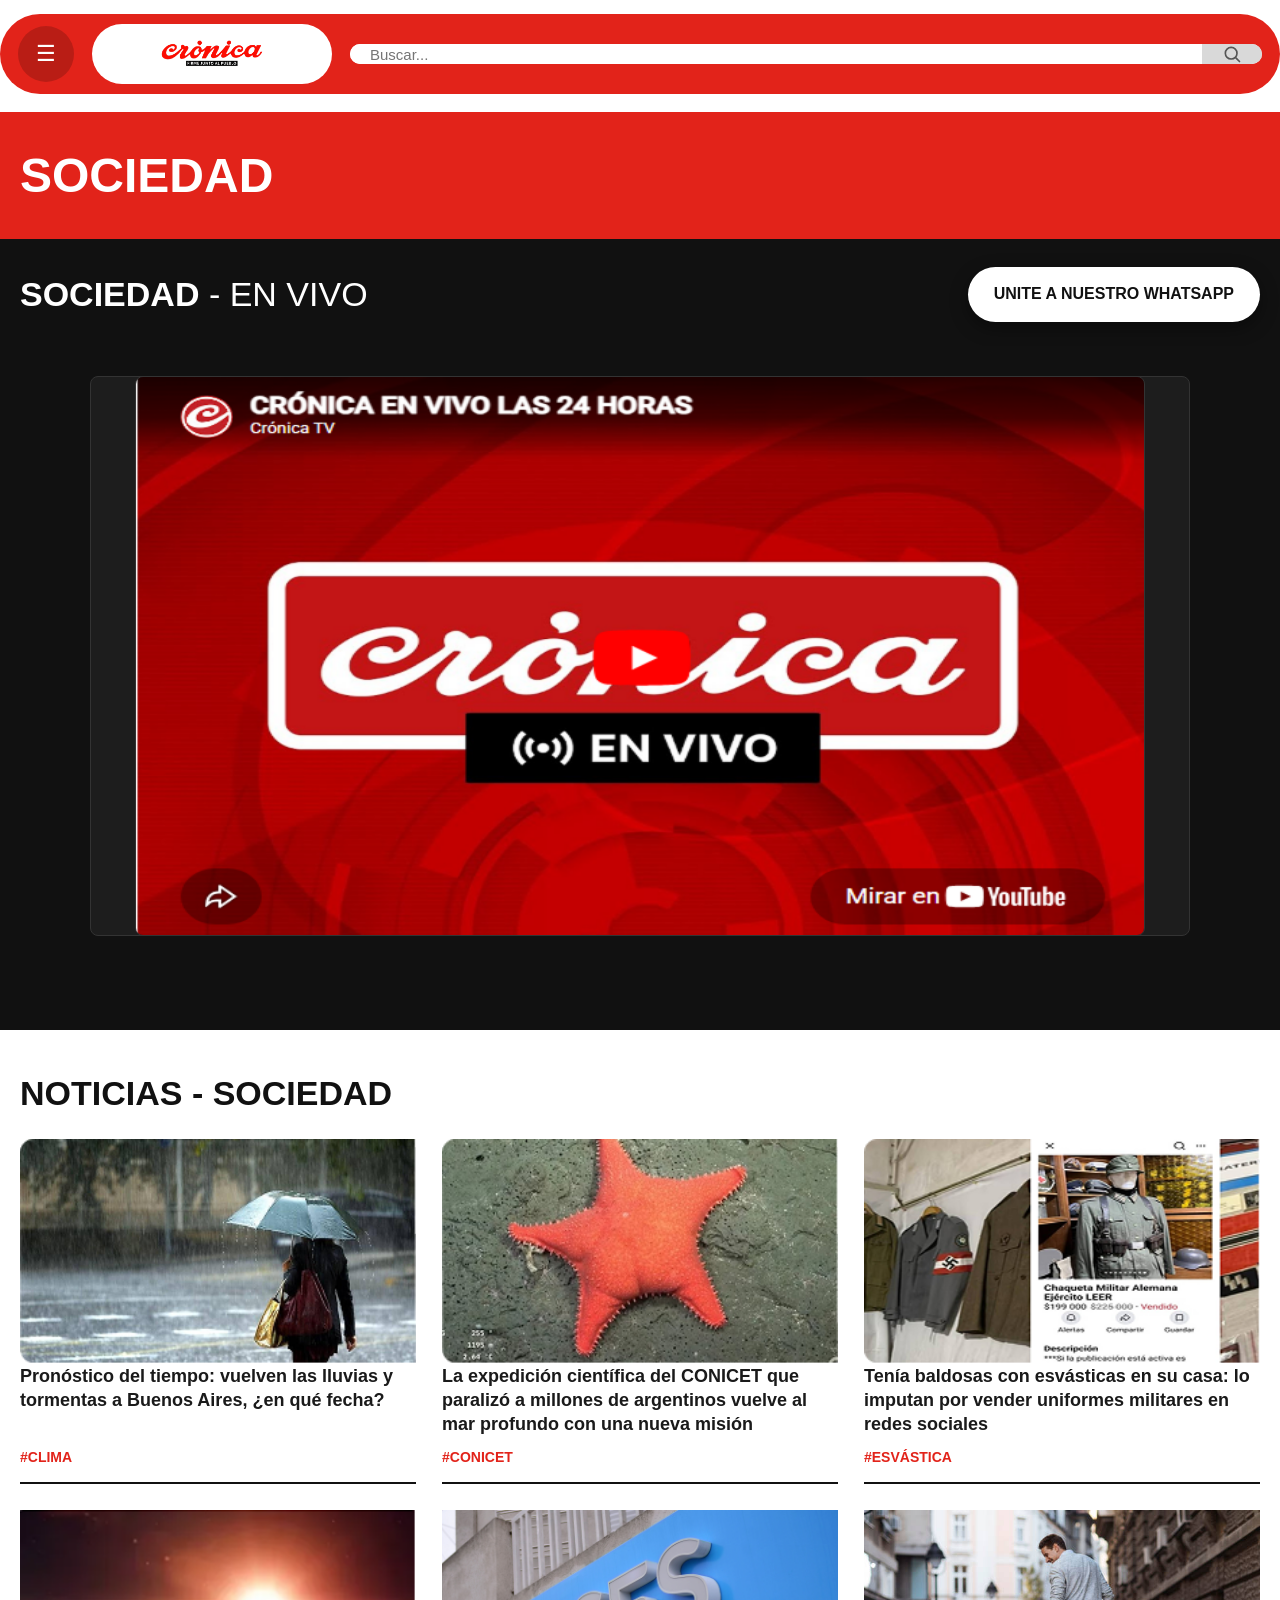
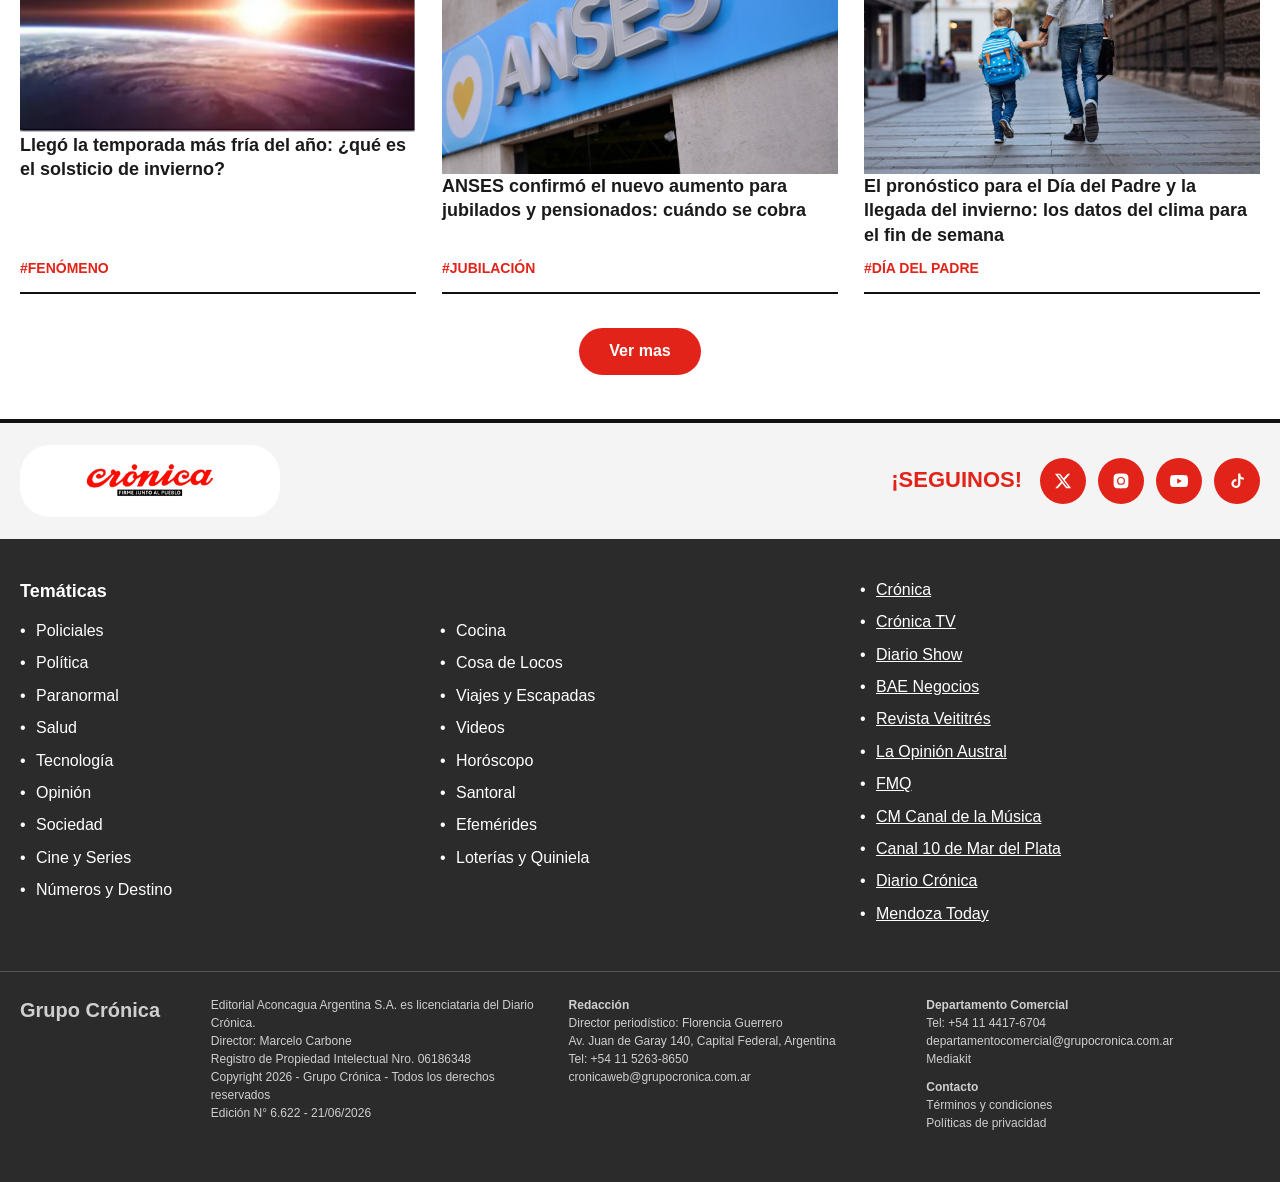
<file: sociedad.html>
<!DOCTYPE html>
<!--
  ============================================================================
  PÁGINA DE SECCIÓN: "SOCIEDAD"
  ============================================================================
  ARCHIVO: sociedad.html  ->  SOLO la estructura.
    - Estilos en  style-sociedad.css   (mismo template que Policiales)
    - Lógica  en  script-sociedad.js   (carrusel + menú ☰)
  Los tres archivos deben estar en la MISMA carpeta.

  Se enlaza desde la home: botón "Ver mas" del apartado Sociedad.
  La tarjeta de la esvástica enlaza a noticia-esvastica.html.

  IMÁGENES: placeholders (.img-ph). Reemplazá por <img src="imagenes/…" class="img-ph">.
  ============================================================================
-->
<html lang="es">
<head>
  <meta charset="UTF-8" />
  <meta name="viewport" content="width=device-width, initial-scale=1.0" />
  <title>Sociedad — Crónica</title>
  <link rel="stylesheet" href="style-sociedad.css" />
</head>

<body>

  <!-- =======================================================================
       1. HEADER (menú ☰ izq · logo · buscador der)
       ======================================================================= -->
  <header class="header">
    <div class="contenedor barra-superior">
      <button class="btn-menu" id="btnMenu" aria-label="Abrir menú">&#9776;</button>

      <a href="index.html" class="logo">
        <img src="imagenes/logo.png" alt="Crónica" class="logo-img" />
      </a>

      <form class="buscador" onsubmit="return false;">
        <input type="text" placeholder="Buscar..." />
        <button type="submit" aria-label="Buscar">
          <svg viewBox="0 0 24 24" width="20" height="20" fill="none" stroke="currentColor" stroke-width="2" stroke-linecap="round" stroke-linejoin="round"><circle cx="11" cy="11" r="7"></circle><line x1="21" y1="21" x2="16.65" y2="16.65"></line></svg>
        </button>
      </form>
    </div>

    <nav class="menu-desplegable menu-desplegable--oculto" id="menuDesplegable" aria-label="Menú">
      <ul class="menu-lista">
        <li><a href="index.html">Inicio</a></li>
        <li><a href="policiales.html">Policiales</a></li>
        <li><a href="#">Política</a></li>
        <li><a href="#">Paranormal</a></li>
        <li><a href="#">Salud</a></li>
        <li><a href="#">Tecnología</a></li>
        <li><a href="#">Opinión</a></li>
        <li><a href="sociedad.html">Sociedad</a></li>
        <li><a href="#">Cine y Series</a></li>
        <li><a href="#">Números y Destino</a></li>
        <li><a href="#">Cocina</a></li>
        <li><a href="#">Cosa de Locos</a></li>
        <li><a href="#">Viajes y Escapadas</a></li>
      </ul>
      <div class="menu-redes">
        <a href="#" class="red" aria-label="X"><svg viewBox="0 0 24 24" width="20" height="20" fill="currentColor"><path d="M18.244 2.25h3.308l-7.227 8.26 8.502 11.24h-6.66l-5.214-6.817L4.99 21.75H1.68l7.73-8.835L1.254 2.25H8.08l4.713 6.231 5.45-6.231Zm-1.161 17.52h1.833L7.084 4.126H5.117L17.083 19.77Z"/></svg></a>
        <a href="#" class="red" aria-label="Instagram"><svg viewBox="0 0 24 24" width="20" height="20" fill="currentColor"><path d="M12 2.16c3.2 0 3.58.01 4.85.07 1.17.05 1.8.25 2.23.41.56.22.96.48 1.38.9.42.42.68.82.9 1.38.16.42.36 1.06.41 2.23.06 1.27.07 1.65.07 4.85s-.01 3.58-.07 4.85c-.05 1.17-.25 1.8-.41 2.23-.22.56-.48.96-.9 1.38-.42.42-.82.68-1.38.9-.42.16-1.06.36-2.23.41-1.27.06-1.65.07-4.85.07s-3.58-.01-4.85-.07c-1.17-.05-1.8-.25-2.23-.41a3.81 3.81 0 0 1-1.38-.9 3.81 3.81 0 0 1-.9-1.38c-.16-.42-.36-1.06-.41-2.23C2.17 15.58 2.16 15.2 2.16 12s.01-3.58.07-4.85c.05-1.17.25-1.8.41-2.23.22-.56.48-.96.9-1.38.42-.42.82-.68 1.38-.9.42-.16 1.06-.36 2.23-.41C8.42 2.17 8.8 2.16 12 2.16Zm0 4.38a5.3 5.3 0 1 0 0 10.6 5.3 5.3 0 0 0 0-10.6Zm0 1.62a3.68 3.68 0 1 1 0 7.36 3.68 3.68 0 0 1 0-7.36Zm5.5-2.86a1.24 1.24 0 1 1 0 2.48 1.24 1.24 0 0 1 0-2.48Z"/></svg></a>
        <a href="#" class="red" aria-label="YouTube"><svg viewBox="0 0 24 24" width="20" height="20" fill="currentColor"><path d="M23.5 6.5a3 3 0 0 0-2.1-2.13C19.5 3.85 12 3.85 12 3.85s-7.5 0-9.4.52A3 3 0 0 0 .5 6.5 31.3 31.3 0 0 0 0 12a31.3 31.3 0 0 0 .5 5.5 3 3 0 0 0 2.1 2.13c1.9.52 9.4.52 9.4.52s7.5 0 9.4-.52a3 3 0 0 0 2.1-2.13A31.3 31.3 0 0 0 24 12a31.3 31.3 0 0 0-.5-5.5ZM9.6 15.5v-7l6.2 3.5-6.2 3.5Z"/></svg></a>
        <a href="#" class="red" aria-label="TikTok"><svg viewBox="0 0 24 24" width="20" height="20" fill="currentColor"><path d="M16.5 2h-3v13.5a3 3 0 1 1-2.4-2.94V9.5A6 6 0 1 0 16.5 15.5V8.9a7.5 7.5 0 0 0 4.5 1.5V7.4a4.5 4.5 0 0 1-4.5-4.5V2Z"/></svg></a>
      </div>
    </nav>
  </header>

  <!-- =======================================================================
       2. FRANJA DE TÍTULO (roja)
       ======================================================================= -->
  <section class="franja-titulo">
    <div class="contenedor">
      <h1>Sociedad</h1>
    </div>
  </section>

  <main>

    <!-- =====================================================================
         3. BLOQUE "SOCIEDAD - EN VIVO" (oscuro): título + WhatsApp + player
         ===================================================================== -->
    <section class="bloque-vivo">
      <div class="contenedor">
        <div class="bloque-vivo-cabecera">
          <h2 class="vivo-titulo">Sociedad <span>- En vivo</span></h2>
          <a href="#" class="btn-wpp">UNITE A NUESTRO WHATSAPP</a>
        </div>

        <section class="reproductor">
      <!-- Placeholder del video (área oscura). Reemplazá por tu <iframe>/<video>. -->
      <div class="video-placeholder">
        <img src="imagenes/cronica en vivo.png" alt="" class="video-placeholder">
        </div>
      </div>
    </section>

    <!-- =====================================================================
         4. NOTICIAS - SOCIEDAD (grilla de tarjetas claras con línea inferior)
         ===================================================================== -->
    <section class="seccion-blanca">
      <div class="contenedor">
        <h2 class="titulo-negro">Noticias - Sociedad</h2>

        <div class="grilla-noticias">
          <article class="tarjeta-clara">
            <img src="imagenes/sociedad 2.png" alt="">
            <h3>Pronóstico del tiempo: vuelven las lluvias y tormentas a Buenos Aires, ¿en qué fecha?</h3>
            <span class="hashtag">#CLIMA</span>
          </article>
          <article class="tarjeta-clara">
            <img src="imagenes/sociedad 3.png" alt="">
            <h3>La expedición científica del CONICET que paralizó a millones de argentinos vuelve al mar profundo con una nueva misión</h3>
            <span class="hashtag">#CONICET</span>
          </article>

          <!-- Esta tarjeta enlaza a la nota de la esvástica -->
          <a class="tarjeta-clara" href="noticia-esvastica.html">
            <img src="imagenes/sociedad 4.png" alt="">
            <h3>Tenía baldosas con esvásticas en su casa: lo imputan por vender uniformes militares en redes sociales</h3>
            <span class="hashtag">#ESVÁSTICA</span>
          </a>

          <article class="tarjeta-clara">
            <img src="imagenes/sociedad 5.png" alt="">
            <h3>Llegó la temporada más fría del año: ¿qué es el solsticio de invierno?</h3>
            <span class="hashtag">#FENÓMENO</span>
          </article>
          <article class="tarjeta-clara">
            <img src="imagenes/sociedad 10.jpg" alt="">
            <h3>ANSES confirmó el nuevo aumento para jubilados y pensionados: cuándo se cobra</h3>
            <span class="hashtag">#JUBILACIÓN</span>
          </article>
          <article class="tarjeta-clara">
            <img src="imagenes/sociedad 11.jpg" alt="class img-ph--mini">
            <h3>El pronóstico para el Día del Padre y la llegada del invierno: los datos del clima para el fin de semana</h3>
            <span class="hashtag">#DÍA DEL PADRE</span>
          </article>
        </div>

        <div class="ver-mas-centro">
          <a href="#" class="btn-vermas">Ver mas</a>
        </div>
      </div>
    </section>

  </main>

  <!-- =======================================================================
       FOOTER NO-HOME (el mismo de noticia.html / en-vivo.html / la home)
       ======================================================================= -->
  <footer class="footer">
    <div class="footer-top">
      <div class="contenedor footer-top-fila">
        <a href="index.html" class="logo logo--footer">
          <img src="imagenes/logo.png" alt="Crónica" class="logo-img" />
        </a>
        <div class="footer-seguinos">
          <span>¡SEGUINOS!</span>
          <div class="footer-redes">
            <a href="#" class="red-roja" aria-label="X"><svg viewBox="0 0 24 24" width="18" height="18" fill="currentColor"><path d="M18.244 2.25h3.308l-7.227 8.26 8.502 11.24h-6.66l-5.214-6.817L4.99 21.75H1.68l7.73-8.835L1.254 2.25H8.08l4.713 6.231 5.45-6.231Zm-1.161 17.52h1.833L7.084 4.126H5.117L17.083 19.77Z"/></svg></a>
            <a href="#" class="red-roja" aria-label="Instagram"><svg viewBox="0 0 24 24" width="18" height="18" fill="currentColor"><path d="M12 2.16c3.2 0 3.58.01 4.85.07 1.17.05 1.8.25 2.23.41.56.22.96.48 1.38.9.42.42.68.82.9 1.38.16.42.36 1.06.41 2.23.06 1.27.07 1.65.07 4.85s-.01 3.58-.07 4.85c-.05 1.17-.25 1.8-.41 2.23-.22.56-.48.96-.9 1.38-.42.42-.82.68-1.38.9-.42.16-1.06.36-2.23.41-1.27.06-1.65.07-4.85.07s-3.58-.01-4.85-.07c-1.17-.05-1.8-.25-2.23-.41a3.81 3.81 0 0 1-1.38-.9 3.81 3.81 0 0 1-.9-1.38c-.16-.42-.36-1.06-.41-2.23C2.17 15.58 2.16 15.2 2.16 12s.01-3.58.07-4.85c.05-1.17.25-1.8.41-2.23.22-.56.48-.96.9-1.38.42-.42.82-.68 1.38-.9.42-.16 1.06-.36 2.23-.41C8.42 2.17 8.8 2.16 12 2.16Zm0 4.38a5.3 5.3 0 1 0 0 10.6 5.3 5.3 0 0 0 0-10.6Zm0 1.62a3.68 3.68 0 1 1 0 7.36 3.68 3.68 0 0 1 0-7.36Zm5.5-2.86a1.24 1.24 0 1 1 0 2.48 1.24 1.24 0 0 1 0-2.48Z"/></svg></a>
            <a href="#" class="red-roja" aria-label="YouTube"><svg viewBox="0 0 24 24" width="18" height="18" fill="currentColor"><path d="M23.5 6.5a3 3 0 0 0-2.1-2.13C19.5 3.85 12 3.85 12 3.85s-7.5 0-9.4.52A3 3 0 0 0 .5 6.5 31.3 31.3 0 0 0 0 12a31.3 31.3 0 0 0 .5 5.5 3 3 0 0 0 2.1 2.13c1.9.52 9.4.52 9.4.52s7.5 0 9.4-.52a3 3 0 0 0 2.1-2.13A31.3 31.3 0 0 0 24 12a31.3 31.3 0 0 0-.5-5.5ZM9.6 15.5v-7l6.2 3.5-6.2 3.5Z"/></svg></a>
            <a href="#" class="red-roja" aria-label="TikTok"><svg viewBox="0 0 24 24" width="18" height="18" fill="currentColor"><path d="M16.5 2h-3v13.5a3 3 0 1 1-2.4-2.94V9.5A6 6 0 1 0 16.5 15.5V8.9a7.5 7.5 0 0 0 4.5 1.5V7.4a4.5 4.5 0 0 1-4.5-4.5V2Z"/></svg></a>
          </div>
        </div>
      </div>
    </div>

    <div class="footer-principal">
      <div class="contenedor footer-cols">
        <div class="footer-tematicas">
          <h4>Temáticas</h4>
          <div class="tematicas-grid">
            <ul>
              <li><a href="policiales.html">Policiales</a></li>
              <li><a href="#">Política</a></li>
              <li><a href="#">Paranormal</a></li>
              <li><a href="#">Salud</a></li>
              <li><a href="#">Tecnología</a></li>
              <li><a href="#">Opinión</a></li>
              <li><a href="sociedad.html">Sociedad</a></li>
              <li><a href="#">Cine y Series</a></li>
              <li><a href="#">Números y Destino</a></li>
            </ul>
            <ul>
              <li><a href="#">Cocina</a></li>
              <li><a href="#">Cosa de Locos</a></li>
              <li><a href="#">Viajes y Escapadas</a></li>
              <li><a href="#">Videos</a></li>
              <li><a href="#">Horóscopo</a></li>
              <li><a href="#">Santoral</a></li>
              <li><a href="#">Efemérides</a></li>
              <li><a href="#">Loterías y Quiniela</a></li>
            </ul>
          </div>
        </div>

        <ul class="footer-medios">
          <li><a href="#">Crónica</a></li>
          <li><a href="#">Crónica TV</a></li>
          <li><a href="#">Diario Show</a></li>
          <li><a href="#">BAE Negocios</a></li>
          <li><a href="#">Revista Veititrés</a></li>
          <li><a href="#">La Opinión Austral</a></li>
          <li><a href="#">FMQ</a></li>
          <li><a href="#">CM Canal de la Música</a></li>
          <li><a href="#">Canal 10 de Mar del Plata</a></li>
          <li><a href="#">Diario Crónica</a></li>
          <li><a href="#">Mendoza Today</a></li>
        </ul>
      </div>

      <div class="contenedor footer-legal">
        <div class="footer-grupo"><strong>Grupo Crónica</strong></div>
        <div class="footer-datos">
          <p>Editorial Aconcagua Argentina S.A. es licenciataria del Diario Crónica.<br>
             Director: Marcelo Carbone<br>
             Registro de Propiedad Intelectual Nro. 06186348<br>
             Copyright 2026 - Grupo Crónica - Todos los derechos reservados<br>
             Edición N° 6.622 - 21/06/2026</p>
        </div>
        <div class="footer-datos">
          <p><strong>Redacción</strong><br>
             Director periodístico: Florencia Guerrero<br>
             Av. Juan de Garay 140, Capital Federal, Argentina<br>
             Tel: +54 11 5263-8650<br>
             cronicaweb@grupocronica.com.ar</p>
        </div>
        <div class="footer-datos">
          <p><strong>Departamento Comercial</strong><br>
             Tel: +54 11 4417-6704<br>
             departamentocomercial@grupocronica.com.ar<br>
             Mediakit</p>
          <p><strong>Contacto</strong><br>
             Términos y condiciones<br>
             Políticas de privacidad</p>
        </div>
      </div>
    </div>
  </footer>

  <script src="script-sociedad.js"></script>
</body>
</html>
</file>
<file: style.css>
/* ==========================================================================
   PORTAL "CRÓNICA" — style.css (rediseño completo)
   ========================================================================== */

/* 0. VARIABLES Y RESET */
:root {
  --rojo-cronica: #e2231a;
  --rojo-oscuro:  #b0150d;
  --fucsia:       #ec0d8c;
  --negro:        #111111;
  --gris-oscuro:  #2b2b2b;
  --gris-medio:   #6f6f6f;
  --gris-card:    #ececec;
  --gris-claro:   #f4f4f4;
  --amarillo:     #f4e000;
  --texto:        #1a1a1a;
  --blanco:       #ffffff;
}

* { margin: 0; padding: 0; box-sizing: border-box; }
html, body { overflow-x: hidden; }

body {
  font-family: Arial, "Helvetica Neue", Helvetica, sans-serif;
  color: var(--texto);
  background: var(--blanco);
  line-height: 1.4;
}
img { display: block; max-width: 100%; }
a   { text-decoration: none; color: inherit; }

.contenedor { width: 100%; max-width: 1500px; margin: 0 auto; padding: 0 20px; }
.col-min { min-width: 0; }

/* ---- PLACEHOLDERS / IMÁGENES ---- */
.img-ph {
  position: relative;
  width: 100%;
  height: 200px;
  background: #d7d7d7;
  display: flex;
  align-items: center;
  justify-content: center;
  text-align: center;
  color: #7a7a7a;
  font-weight: 700;
  font-size: 15px;
  overflow: hidden;
}
/* Cuando .img-ph es una <img> real, que llene el recuadro sin deformarse
   ni empujar el layout (recorta lo que sobra). */
img.img-ph { object-fit: cover; }

.img-ph--mini  { width: 150px; height: 95px; flex-shrink: 0; font-size: 13px; }
.img-ph--alta  { height: 380px; }
.img-ph--media { height: 420px; }
.img-ph--media2{ height: 460px; }
/* Tapas más anchas: se ven 3 y la 4ª al mover el carrusel */
.img-ph--tapa  { flex: 0 0 400px; width: 400px; height: 560px; background: #cfcfcf; }
.img-ph--clip,
.img-ph--opinion { height: 360px; }

.img-ph--x {
  height: 100%;
  min-height: 150px;
  background-color: #ececec;
  background-image:
    linear-gradient(to top right, transparent 49.5%, #ccc 49.7%, #ccc 50.3%, transparent 50.5%),
    linear-gradient(to bottom right, transparent 49.5%, #ccc 49.7%, #ccc 50.3%, transparent 50.5%);
}

/* Contenedor de imagen con etiqueta amarilla encima (clips y opinión).
   Da el "ancestro posicionado" que necesita la etiqueta absoluta. */
.media-etiqueta { position: relative; }

/* Etiqueta amarilla inclinada sobre los clips */
.etiqueta-amarilla {
  position: absolute;
  bottom: 14px; left: 14px;
  background: var(--amarillo);
  color: var(--negro);
  font-size: 12px;
  font-weight: 800;
  padding: 6px 10px;
  transform: rotate(-4deg);
  line-height: 1.1;
  max-width: 60%;
  z-index: 2;
}

.hashtag {
  display: inline-block;
  color: var(--rojo-cronica);
  font-weight: 800; font-size: 14px;
  text-transform: uppercase;
  margin-top: 8px;
}
.hashtag-blanco { display: inline-block; color: var(--blanco); font-weight: 800; font-size: 16px; margin-top: 8px; }
.titulo-seccion { font-size: 40px; font-weight: 900; letter-spacing: 1px; text-transform: uppercase; }
.titulo-blanco { color: var(--blanco); }

.seccion-encabezado {
  display: flex; align-items: center; justify-content: space-between;
  gap: 16px; margin: 35px 0 18px;
}
.btn-vermas {
  background: var(--rojo-cronica); color: var(--blanco); font-weight: 800;
  padding: 10px 26px; border-radius: 30px; white-space: nowrap; flex-shrink: 0;
}
.btn-vermas:hover { background: var(--rojo-oscuro); }

.card-enlace,
.enlace-titulo-vivo { display: block; color: inherit; text-decoration: none; }
.card-enlace:hover { opacity: 0.93; }

/* 1A. LOGO */
.logo {
  display: flex; align-items: center; justify-content: center;
  background: var(--blanco); border-radius: 30px; padding: 6px 18px;
  flex-shrink: 0; width: 240px; height: 60px; overflow: hidden;
}
.logo-img { display: block; max-width: 100%; max-height: 100%; width: auto; height: auto; object-fit: contain; }

/* 1B. HEADER */
.header { position: relative; z-index: 20; }
.barra-superior {
  display: flex; align-items: center; gap: 18px;
  background: var(--rojo-cronica); border-radius: 40px; padding: 10px 18px; margin-top: 14px;
}
.btn-menu {
  width: 56px; height: 56px; border: none; border-radius: 50%;
  background: rgba(0,0,0,0.18); color: var(--blanco); font-size: 22px; cursor: pointer; flex-shrink: 0;
}
.buscador { flex: 1; display: flex; background: var(--blanco); border-radius: 30px; overflow: hidden; }
.buscador input { flex: 1; border: none; outline: none; padding: 0 20px; font-size: 15px; }
.buscador button { background: #d9d9d9; border: none; width: 60px; cursor: pointer; display: flex; align-items: center; justify-content: center; color: #555; }
.buscador button:hover { background: #cdcdcd; color: #222; }

/* 1C. MENÚ DESPLEGABLE */
.menu-desplegable {
  position: absolute; top: 88px; left: 20px;
  width: 360px; max-width: calc(100% - 40px);
  background: #1c1c1c; border-radius: 0 0 14px 14px; padding: 18px 26px 26px;
  max-height: calc(100vh - 110px); overflow-y: auto; box-shadow: 0 12px 30px rgba(0,0,0,0.35);
}
.menu-desplegable--oculto { display: none; }
.menu-lista { list-style: none; }
.menu-lista li { border-bottom: 1px solid #4a4a4a; }
.menu-lista li:last-child { border-bottom: none; }
.menu-lista a { display: block; color: var(--blanco); font-style: italic; font-weight: 800; font-size: 22px; padding: 18px 2px; }
.menu-lista a:hover { color: #ff6b61; }
.menu-redes { display: flex; gap: 16px; margin-top: 22px; }
.menu-redes .red {
  width: 50px; height: 50px; border-radius: 50%;
  background: var(--blanco); color: var(--negro);
  display: flex; align-items: center; justify-content: center;
}
.menu-redes .red:hover { background: #e0e0e0; }

/* 1D. TEMAS DE HOY */
.temas-hoy { display: flex; align-items: center; gap: 16px; padding: 16px 20px; }
.temas-etiqueta { font-weight: 800; white-space: nowrap; flex-shrink: 0; }
/* min-width:0 => el carrusel puede achicarse y su pista se vuelve scrollable */
.temas-carrusel { flex: 1; min-width: 0; }
.temas-pista { padding-bottom: 6px; }

.tema-item {
  flex: 0 0 auto; text-align: center;
  background: transparent; color: var(--rojo-cronica);
  font-weight: 800; font-style: italic;
  padding: 10px 20px; border-radius: 30px; white-space: nowrap;
  cursor: pointer; transition: background 0.15s, color 0.15s;
}
.tema-item:hover,
.tema-item.activo { background: var(--rojo-cronica); color: var(--blanco); }

.instantes-vacio { color: var(--gris-medio); font-style: italic; padding: 18px 4px; }

/* 1E. TICKER */
.ticker { background: var(--negro); color: var(--blanco); }
.ticker-fila { display: flex; justify-content: space-between; flex-wrap: wrap; gap: 10px; padding-top: 18px; padding-bottom: 18px; }
.ticker-fila span { font-style: italic; font-weight: bold; font-size: 17px; }

/* 2. HERO */
.hero { display: grid; grid-template-columns: 1fr 1fr; gap: 25px; margin-top: 25px; }
.hero-vivo { background: var(--rojo-cronica); border-radius: 16px; padding: 10px; min-width: 0; }
.hero-vivo h2 {
  background: var(--negro); color: var(--blanco); font-size: 30px;
  padding: 16px 22px; border-radius: 10px; margin-bottom: 10px;
  display: flex; align-items: center; gap: 10px;
}
.hero-vivo h2 span { color: var(--blanco); }
.punto-vivo { width: 18px; height: 18px; border-radius: 50%; background: var(--rojo-cronica); display: inline-block; }
.hero-vivo .video { position: relative; border-radius: 8px; overflow: hidden; }
.etiqueta-live {
  position: absolute; top: 12px; left: 12px; z-index: 2;
  background: var(--negro); color: var(--blanco); font-size: 13px; font-weight: bold;
  padding: 4px 10px; border-radius: 6px;
}
.etiqueta-live::before { content: "● "; color: var(--rojo-cronica); }

.hero-instantes { min-width: 0; }
.hero-instantes h2 { font-size: 34px; font-weight: 900; margin-bottom: 18px; }
.instantes-pista { flex-direction: column; max-height: 460px; overflow-y: auto; overflow-x: hidden; }

.item-noticia { display: flex; gap: 16px; }
.item-noticia[hidden] { display: none; }
.item-noticia h3 { font-size: 19px; }
.item-noticia .meta { display: flex; align-items: center; gap: 16px; }
.item-noticia .hora { color: #777; font-style: italic; font-size: 14px; }
.item-noticia--ancho { flex: 0 0 440px; }

/* 3. CARRUSEL GENÉRICO */
.carrusel { position: relative; }
.carrusel-pista {
  display: flex; gap: 20px; overflow-x: auto; scroll-behavior: smooth;
  padding: 6px 4px 18px; scrollbar-width: none;
  cursor: grab;
}
.carrusel-pista.arrastrando { cursor: grabbing; scroll-behavior: auto; user-select: none; }
.carrusel--vertical .carrusel-pista { cursor: default; }
.carrusel-pista::-webkit-scrollbar { display: none; }
.carrusel-flecha {
  position: absolute; top: 42%; transform: translateY(-50%);
  width: 44px; height: 44px; border: none; border-radius: 50%;
  background: rgba(0,0,0,0.65); color: var(--blanco);
  font-size: 24px; cursor: pointer; z-index: 5;
  display: flex; align-items: center; justify-content: center;
}
.carrusel-flecha:hover { background: var(--rojo-cronica); }
.carrusel-flecha.anterior  { left: -8px; }
.carrusel-flecha.siguiente { right: -8px; }
.carrusel--vertical .carrusel-flecha.anterior  { top: 6px;  left: 50%; transform: translateX(-50%); }
.carrusel--vertical .carrusel-flecha.siguiente { top: auto; bottom: 6px; right: 50%; transform: translateX(50%); }

.card { flex: 0 0 300px; background: var(--blanco); overflow: hidden; }
.card .img-ph { border-radius: 6px; }
.card .card-cuerpo { padding: 12px 4px 16px; border-bottom: 2px solid #e3e3e3; }
.card h3 { font-size: 18px; line-height: 1.3; margin-bottom: 10px; }
.card--oscura { background: var(--negro); border-radius: 10px; }
.card--oscura .img-ph { border-radius: 0; }
.card--oscura .card-cuerpo { padding: 14px; border-bottom: none; }
.card--oscura h3 { color: var(--blanco); }

/* 4. TAPAS */
.bloque-rojo { background: var(--rojo-cronica); padding: 30px 0; margin-top: 35px; }
.bloque-rojo .titulo-seccion { margin: 0 0 18px; }
.tapa { flex: 0 0 330px; background: var(--blanco); border-radius: 8px; overflow: hidden; }

/* 5. POLICIALES + CLIPS */
.franja-doble { background: var(--rojo-cronica); margin-top: 35px; }
.franja-doble-grid { display: grid; grid-template-columns: 1fr 1fr; gap: 24px; padding-top: 16px; padding-bottom: 16px; }
.franja-doble-grid h2 { font-size: 30px; font-weight: 900; }
.franja-doble-der { display: flex; align-items: center; justify-content: space-between; gap: 16px; }

.policiales-grid { display: grid; grid-template-columns: 1fr 1fr; gap: 24px; margin-top: 20px; }
.destacada-oscura { background: var(--negro); border-radius: 14px; overflow: hidden; }
.destacada-oscura .cuerpo { padding: 18px 20px; }
.destacada-oscura h3 { color: var(--blanco); font-size: 30px; margin-bottom: 6px; }
.clips-col { overflow: hidden; }

.card-clip { flex: 0 0 300px; border-radius: 10px; overflow: hidden; }
.card-cuerpo--rojo { background: var(--rojo-cronica); color: var(--blanco); padding: 16px; }
.card-cuerpo--rojo h3 { color: var(--blanco); font-size: 20px; }

/* 6 / 9 / 12. FILA DE TAGS */
.fila-tags { display: flex; gap: 48px; overflow-x: auto; padding-bottom: 18px; scrollbar-width: none; }
.fila-tags::-webkit-scrollbar { display: none; }
.fila-tags a { font-weight: 800; white-space: nowrap; letter-spacing: 1px; cursor: pointer; transition: color 0.15s; }
.fila-tags a:hover { color: var(--rojo-cronica); }
.fila-tags--mundo { margin-top: 20px; }

/* 7. POLÍTICA */
.politica-grid { display: grid; grid-template-columns: 1fr 1fr; gap: 26px; }
.grilla-2x2 { display: grid; grid-template-columns: 1fr 1fr; grid-template-rows: 1fr 1fr; gap: 18px; }
.mini-card { background: var(--blanco); display: flex; flex-direction: column; }
.mini-card .img-ph { height: 150px; margin-bottom: 10px; border-radius: 6px; }
.mini-card h4 { font-size: 16px; margin-bottom: 10px; line-height: 1.3; }
.mini-card .hashtag { margin-top: auto; padding-bottom: 10px; border-bottom: 2px solid #e3e3e3; }

/* 9. SOCIEDAD / DIARIO SHOW */
.sociedad-grid { display: grid; grid-template-columns: 1fr 1fr; gap: 30px; }
.diarioshow-cabecera {
  display: flex; align-items: center; justify-content: space-between; gap: 12px;
  background: var(--fucsia); padding: 12px 16px; border-radius: 8px 8px 0 0;
}
.diarioshow-cabecera span { color: var(--blanco); font-weight: 900; font-size: 22px; }
/* La foto grande va dentro de un contenedor con la etiqueta encima */
.diarioshow-foto { position: relative; }
.diarioshow-foto .img-ph--media2 { border-radius: 0; }
.diarioshow-foto .etiqueta-pavada { position: absolute; bottom: 12px; left: 12px; }
.diarioshow-destacada h3 { font-size: 22px; padding: 12px 6px; }
.diarioshow-item { margin-top: 8px; }
.diarioshow-item .img-ph--mini { border-radius: 6px; }
.diarioshow-item h3 { font-size: 17px; margin-top: 6px; }

.etiqueta-pavada {
  display: inline-block; background: #f3c14b; color: #4a3a10;
  font-weight: 800; font-size: 13px; padding: 4px 12px; border-radius: 4px;
}

.titulo-bloque { font-size: 26px; font-weight: 900; margin-bottom: 16px; }

/* 10. OPINIÓN */
.opinion-vivo { background: var(--rojo-cronica); padding: 30px 0; margin-top: 35px; }
.opinion-cabecera { display: flex; align-items: center; justify-content: space-between; gap: 20px; flex-wrap: wrap; }
.opinion-cabecera .titulo-seccion { margin: 0; }
.card-opinion { flex: 0 0 420px; border-radius: 10px; overflow: hidden; background: var(--rojo-cronica); }

/* 11. RELAX */
.pista-relax { align-items: flex-start; }

/* 12. MUNDO */
.mundo-cabecera { background: var(--negro); margin-top: 35px; }
.mundo-cabecera .seccion-encabezado { margin: 0; padding-top: 18px; padding-bottom: 18px; }
.mundo-grid { display: grid; grid-template-columns: 1fr 1fr; gap: 26px; margin-top: 20px; align-items: start; }
.mundo-lista { background: var(--gris-claro); border-radius: 8px; padding: 4px 22px; }
.mundo-lista-item { display: block; padding: 20px 0; border-bottom: 1px solid #d5d5d5; font-size: 18px; line-height: 1.4; color: var(--texto); }
.mundo-lista-item:last-child { border-bottom: none; }
.hashtag-inline { color: var(--rojo-cronica); font-weight: 900; }

.titulo-sub { font-size: 28px; font-weight: 900; text-transform: uppercase; margin: 35px 0 18px; }

/* 13. MEDIOS VINCULADOS */
.medios { background: var(--negro); padding: 30px 0; margin-top: 35px; }
.medios-titulo { font-style: italic; margin-bottom: 20px; }
.pill {
  flex: 0 0 auto; min-width: 300px; height: 80px; border-radius: 45px;
  display: flex; align-items: center; justify-content: center;
  padding: 12px 26px; overflow: hidden; transition: filter 0.2s, background 0.2s;
}
.pill-logo { display: block; max-width: 100%; max-height: 100%; width: auto; height: auto; object-fit: contain; }
.pill--fmq { background: #3f3f3f; }
.pill--fmq:hover { background: #4f4f4f; }
.pill--depo { background: #12d298; }
.pill--depo:hover { background: #15e8a8; }
.pill--diarioshow { background: #f9158b; }
.pill--diarioshow:hover { background: #ff2b9a; }
.pill--cm { background: linear-gradient(90deg, #483493 0%, #2270bd 100%); }
.pill--cm:hover { filter: brightness(1.15); }
.pill--generico { background: #2b2b2b; }
.pill--generico:hover { background: #3a3a3a; }

/* 14. FOOTER */
.footer-top { background: var(--gris-claro); padding: 22px 0; border-top: 4px solid var(--negro); }
.footer-top-fila { display: flex; align-items: center; justify-content: space-between; gap: 20px; flex-wrap: wrap; }
.logo--footer { width: 260px; height: 72px; }
.footer-seguinos { display: flex; align-items: center; gap: 18px; }
.footer-seguinos > span { color: var(--rojo-cronica); font-weight: 900; font-size: 22px; }
.footer-redes { display: flex; gap: 12px; }
.red-roja { width: 46px; height: 46px; border-radius: 50%; background: var(--rojo-cronica); color: var(--blanco); display: flex; align-items: center; justify-content: center; }
.red-roja:hover { background: var(--rojo-oscuro); }

.footer-principal { background: var(--gris-oscuro); color: var(--blanco); padding: 40px 0; }
.footer-cols { display: grid; grid-template-columns: 2fr 1fr; gap: 40px; }
.footer-tematicas h4 { font-size: 18px; margin-bottom: 16px; }
.tematicas-grid { display: grid; grid-template-columns: 1fr 1fr; gap: 0 40px; }
.footer-tematicas ul, .footer-medios { list-style: none; }
.footer-tematicas li, .footer-medios li { margin-bottom: 10px; position: relative; padding-left: 16px; }
.footer-tematicas li::before, .footer-medios li::before { content: "•"; position: absolute; left: 0; }
.footer-principal a { color: var(--blanco); }
.footer-medios a { text-decoration: underline; }
.footer-principal a:hover { color: #ddd; }

.footer-legal { display: grid; grid-template-columns: 1fr 2fr 2fr 2fr; gap: 24px; margin-top: 36px; padding-top: 24px; border-top: 1px solid #555; font-size: 12px; color: #cfcfcf; }
.footer-grupo strong { font-size: 20px; }
.footer-datos p { margin-bottom: 10px; line-height: 1.5; }

/* RESPONSIVE */
@media (max-width: 900px) {
  .hero, .policiales-grid, .politica-grid, .sociedad-grid, .mundo-grid, .franja-doble-grid { grid-template-columns: 1fr; }
  .grilla-2x2 { grid-template-columns: 1fr; grid-template-rows: auto; }
  .titulo-seccion { font-size: 28px; }
  .footer-cols { grid-template-columns: 1fr; }
  .footer-legal { grid-template-columns: 1fr 1fr; }
  .tematicas-grid { grid-template-columns: 1fr; }
}


/* ==========================================================================
   AÑADIDO: HEADER EN MOBILE — el buscador se colapsa y queda SOLO la lupa
   ========================================================================== */
@media (max-width: 600px) {
  .buscador {
    flex: 0 0 auto;
    margin-left: auto;
    background: transparent;
    border-radius: 0;
    overflow: visible;
  }
  .buscador input { display: none; }
  .buscador button {
    width: 48px;
    height: 48px;
    border-radius: 50%;
  }
}
</file>
<file: style-envivo.css>
/* ==========================================================================
   "CRÓNICA EN VIVO" — style-envivo.css
   ==========================================================================
   Orden: 0) variables/reset · 1) header · 2) franja título ·
          3) reproductor + botón flotante · 4) sección oscura ·
          5) sección clara · carrusel · 6) medios · footer
   ========================================================================== */

/* ==========================================================================
   0. VARIABLES Y RESET
   ========================================================================== */
:root {
  --rojo-cronica: #e2231a;
  --negro:        #111111;
  --gris-oscuro:  #2b2b2b;
  --gris-medio:   #6f6f6f;
  --gris-card:    #ececec;
  --gris-claro:   #f4f4f4;
  --blanco:       #ffffff;
  --verde-wpp:    #25d366;
}

* { margin: 0; padding: 0; box-sizing: border-box; }
html, body { overflow-x: hidden; }

body {
  font-family: Arial, "Helvetica Neue", Helvetica, sans-serif;
  color: #1a1a1a;
  background: var(--blanco);
  line-height: 1.4;
}
img { display: block; max-width: 100%; }
a   { text-decoration: none; color: inherit; }

/* Contenedor central reutilizable */
.contenedor {
  width: 100%;
  max-width: 1500px;
  margin: 0 auto;
  padding: 0 20px;
}

/* Placeholder de LOGO (recuadro punteado para tu logo) */
.logo-placeholder {
  width: 230px; height: 56px;
  background: var(--blanco);
  border: 2px dashed #bdbdbd;
  border-radius: 30px;
  display: flex; align-items: center; justify-content: center;
  font-weight: 800; letter-spacing: 1px; color: #9a9a9a;
  flex-shrink: 0;
}
.logo-placeholder--footer { margin: 0 auto; }

/* Hashtag rojo */
.hashtag {
  display: inline-block;
  color: var(--rojo-cronica);
  font-weight: 800; font-size: 14px;
  text-transform: uppercase;
  margin-top: 10px;
}

/* ==========================================================================
   1. HEADER SIMPLIFICADO
   ========================================================================== */
.header { position: relative; z-index: 20; }

.barra-superior {
  display: flex;
  align-items: center;
  gap: 18px;
  background: var(--rojo-cronica);
  border-radius: 40px;
  padding: 10px 18px;
  margin-top: 14px;
}
.buscador {
  flex: 1;                 /* el buscador ocupa el centro y se estira */
  display: flex;
  background: var(--blanco);
  border-radius: 30px;
  overflow: hidden;
}
.buscador input { flex: 1; border: none; outline: none; padding: 0 20px; font-size: 15px; }
.buscador button { background: #d9d9d9; border: none; width: 60px; cursor: pointer; display: flex; align-items: center; justify-content: center; color: #555; }
.buscador button:hover { background: #cdcdcd; color: #222; }

.btn-menu {
  width: 56px; height: 56px;
  border: none; border-radius: 50%;
  background: rgba(0,0,0,0.18);
  color: var(--blanco); font-size: 22px;
  cursor: pointer; flex-shrink: 0;
}

/* Menú desplegable (mismo patrón que en la home) */
.menu-desplegable {
  position: absolute;
  top: 88px; left: 20px;
  width: 320px; max-width: calc(100% - 40px);
  background: #1c1c1c;
  border-radius: 0 0 14px 14px;
  padding: 10px 24px 20px;
  max-height: calc(100vh - 110px);
  overflow-y: auto;
  box-shadow: 0 12px 30px rgba(0,0,0,0.35);
}
.menu-desplegable--oculto { display: none; }
.menu-lista { list-style: none; }
.menu-lista li { border-bottom: 1px solid #4a4a4a; }
.menu-lista li:last-child { border-bottom: none; }
.menu-lista a {
  display: block; color: var(--blanco);
  font-style: italic; font-weight: 800; font-size: 20px;
  padding: 16px 2px;
}
.menu-lista a:hover { color: #ff6b61; }

/* ==========================================================================
   2. FRANJA DE TÍTULO (roja, completa, texto blanco a la izquierda)
   ========================================================================== */
.franja-titulo {
  background: var(--rojo-cronica);
  margin-top: 18px;
  padding: 30px 0;
}
.franja-titulo h1 {
  color: var(--blanco);
  font-size: 48px;
  font-weight: 800;
  text-align: left;
}

/* ==========================================================================
   3. REPRODUCTOR + BOTÓN FLOTANTE DE WHATSAPP
   --------------------------------------------------------------------------
   .reproductor es position:relative -> sirve de "marco" para que el botón
   .btn-whatsapp (position:absolute) flote arriba a la derecha sobre el área.
   ========================================================================== */
.reproductor {
  position: relative;            /* ancla del botón flotante */
  background: var(--negro);
  min-height: 640px;
  padding: 30px 0;
}
.video-placeholder {
  width: min(1100px, 92%);
  margin: 0 auto;
  height: 560px;
  background: #1d1d1d;
  border: 1px solid #333;
  border-radius: 8px;
  display: flex; align-items: center; justify-content: center;
  color: #777; font-weight: 800; letter-spacing: 2px;
}

/* Botón flotante: pegado arriba a la derecha del reproductor.
   Como el padre es relative, "top/right" se miden respecto a ese marco. */
.btn-whatsapp {
  position: absolute;
  top: 30px; right: 30px;
  background: var(--blanco);
  color: var(--negro);
  font-weight: 800;
  padding: 18px 26px;
  border-radius: 40px;
  box-shadow: 0 6px 18px rgba(0,0,0,0.4);
  z-index: 5;
}
.btn-whatsapp:hover { background: var(--verde-wpp); color: var(--blanco); }

/* ==========================================================================
   CARRUSEL GENÉRICO (se usa en secciones 4, 5 y 6)
   ========================================================================== */
.carrusel { position: relative; }
.carrusel-pista {
  display: flex;
  gap: 20px;
  overflow-x: auto;
  scroll-behavior: smooth;
  padding: 6px 4px 18px;
  scrollbar-width: none;
}
.carrusel-pista::-webkit-scrollbar { display: none; }

.carrusel-flecha {
  position: absolute;
  top: 42%;
  transform: translateY(-50%);
  width: 44px; height: 44px;
  border: none; border-radius: 50%;
  background: rgba(0,0,0,0.65);
  color: var(--blanco); font-size: 24px;
  cursor: pointer; z-index: 5;
  display: flex; align-items: center; justify-content: center;
}
.carrusel-flecha:hover { background: var(--rojo-cronica); }
.carrusel-flecha.anterior  { left: -8px; }
.carrusel-flecha.siguiente { right: -8px; }

/* Tarjeta base (imagen arriba + cuerpo abajo) */
.card {
  flex: 0 0 320px;
  border-radius: 12px;
  overflow: hidden;
}
.card img { width: 100%; height: 200px; object-fit: cover; }
.card .card-cuerpo { padding: 16px; }
.card h3 { font-size: 19px; }

/* Variante OSCURA (sección 4): fondo gris oscuro, texto claro */
.card--oscura { background: #3a3a3a; }
.card--oscura h3 { color: #f0f0f0; }

/* Variante CLARA (sección 5): fondo gris suave, texto negro */
.card--clara { background: var(--gris-card); }
.card--clara h3 { color: #1a1a1a; }

/* ==========================================================================
   4. SECCIÓN OSCURA (Noticias de Crónica TV)
   ========================================================================== */
.seccion-oscura { background: var(--gris-oscuro); padding: 40px 0; }

/* ==========================================================================
   5. SECCIÓN CLARA (Clips de Crónica)
   ========================================================================== */
.seccion-clara { background: var(--blanco); padding: 40px 0; }

/* Títulos según el modo */
.titulo-claro { color: var(--blanco); font-size: 38px; font-weight: 900; margin-bottom: 20px; }
.titulo-oscuro { color: var(--negro); font-size: 38px; font-weight: 900; margin-bottom: 20px; }

/* ==========================================================================
   6. MEDIOS VINCULADOS (pills sobre fondo gris)
   ========================================================================== */
.medios { background: var(--gris-medio); padding: 30px 0; }
.pill {
  flex: 0 0 auto;
  min-width: 300px; height: 90px;
  border-radius: 45px;
  display: flex; align-items: center; justify-content: center;
  text-align: center;
  font-size: 22px; font-weight: 900; color: var(--negro);
  padding: 0 20px;
}
.pill.negro { background: var(--negro); color: var(--blanco); }
.pill.verde { background: #1ed7a0; }
.pill.azul  { background: #2f7dd1; }
.pill.rosa  { background: #ec0d8c; }

/* ==========================================================================
   FOOTER (franja blanca + área gris oscuro, texto blanco)
   ========================================================================== */
.footer-logo {
  background: var(--gris-claro);
  padding: 18px 0;
  border-top: 6px solid var(--negro);
  border-bottom: 6px solid var(--negro);
}
.footer-principal {
  background: var(--gris-oscuro);   /* GRIS OSCURO (no rojo) */
  color: var(--blanco);
  padding: 50px 0 30px;
}
.footer-columnas {
  display: grid;
  grid-template-columns: repeat(3, 1fr);
  gap: 30px;
}
.footer-principal h4 { margin-bottom: 14px; font-size: 18px; }
.footer-principal ul { list-style: none; }
.footer-principal li { margin-bottom: 8px; }
.footer-principal a { color: var(--blanco); }
.footer-principal a:hover { text-decoration: underline; }
.footer-copy {
  margin-top: 30px; padding-top: 20px;
  border-top: 1px solid #555;
  font-size: 14px; color: #cfcfcf;
  text-align: center;
}

/* ==========================================================================
   RESPONSIVE
   ========================================================================== */
@media (max-width: 900px) {
  .franja-titulo h1 { font-size: 34px; }
  .titulo-claro, .titulo-oscuro { font-size: 28px; }
  .video-placeholder { height: 360px; }
  .btn-whatsapp { top: 16px; right: 16px; padding: 12px 16px; font-size: 13px; }
  .footer-columnas { grid-template-columns: 1fr 1fr; }
  .logo-placeholder { width: 160px; height: 48px; }
}

/* ==========================================================================
   AÑADIDOS DEL REDISEÑO (logo rectángulo, placeholders CSS, footer nuevo)
   ========================================================================== */

/* LOGO: rectángulo apaisado con bordes redondeados (a prueba de imágenes grandes) */
.logo {
  display: flex;
  align-items: center;
  justify-content: center;
  background: var(--blanco);
  border-radius: 30px;
  padding: 6px 18px;
  flex-shrink: 0;
  width: 240px;
  height: 60px;
  overflow: hidden;
}
.logo-img {
  display: block;
  max-width: 100%;
  max-height: 100%;
  width: auto;
  height: auto;
  object-fit: contain;
}
.logo--footer { width: 260px; height: 72px; }

/* Redes dentro del menú desplegable */
.menu-redes { display: flex; gap: 16px; margin-top: 22px; }
.menu-redes .red {
  width: 50px; height: 50px; border-radius: 50%;
  background: var(--blanco); color: var(--negro);
  display: flex; align-items: center; justify-content: center;
}
.menu-redes .red:hover { background: #e0e0e0; }

/* PLACEHOLDERS DE IMAGEN HECHOS CON CSS */
.img-ph {
  width: 100%;
  height: 200px;
  background: #d7d7d7;
  display: flex; align-items: center; justify-content: center;
  text-align: center;
  color: #7a7a7a; font-weight: 700; font-size: 15px;
}
.card .img-ph { height: 200px; }

/* FOOTER NUEVO (Grupo Crónica) */
.footer-top { background: var(--gris-claro); padding: 22px 0; border-top: 4px solid var(--negro); }
.footer-top-fila { display: flex; align-items: center; justify-content: space-between; gap: 20px; flex-wrap: wrap; }
.footer-seguinos { display: flex; align-items: center; gap: 18px; }
.footer-seguinos > span { color: var(--rojo-cronica); font-weight: 900; font-size: 22px; }
.footer-redes { display: flex; gap: 12px; }
.red-roja {
  width: 46px; height: 46px; border-radius: 50%;
  background: var(--rojo-cronica); color: var(--blanco);
  display: flex; align-items: center; justify-content: center;
}
.red-roja:hover { background: #b0150d; }

.footer-principal { background: var(--gris-oscuro); color: var(--blanco); padding: 40px 0; }
.footer-cols { display: grid; grid-template-columns: 2fr 1fr; gap: 40px; }
.footer-tematicas h4 { font-size: 18px; margin-bottom: 16px; }
.tematicas-grid { display: grid; grid-template-columns: 1fr 1fr; gap: 0 40px; }
.footer-tematicas ul, .footer-medios { list-style: none; }
.footer-tematicas li, .footer-medios li { margin-bottom: 10px; position: relative; padding-left: 16px; }
.footer-tematicas li::before, .footer-medios li::before { content: "\2022"; position: absolute; left: 0; }
.footer-principal a { color: var(--blanco); }
.footer-medios a { text-decoration: underline; }
.footer-principal a:hover { color: #ddd; }

.footer-legal {
  display: grid;
  grid-template-columns: 1fr 2fr 2fr 2fr;
  gap: 24px;
  margin-top: 36px; padding-top: 24px;
  border-top: 1px solid #555;
  font-size: 12px; color: #cfcfcf;
}
.footer-grupo strong { font-size: 20px; }
.footer-datos p { margin-bottom: 10px; line-height: 1.5; }

@media (max-width: 900px) {
  .footer-cols { grid-template-columns: 1fr; }
  .footer-legal { grid-template-columns: 1fr 1fr; }
  .tematicas-grid { grid-template-columns: 1fr; }
}
/* ==========================================================================
   AÑADIDO: META (hashtag + hora) en las tarjetas de "Noticias de Crónica TV"
   --------------------------------------------------------------------------
   Según el rediseño, esas tarjetas son CLARAS y muestran la hora a la derecha.
   ========================================================================== */
.card .meta {
  display: flex; align-items: center; justify-content: space-between;
  gap: 10px; margin-top: 10px;
}
.card .meta .hashtag { margin-top: 0; }
.card .hora { color: #777; font-style: italic; font-size: 13px; white-space: nowrap; }


/* ==========================================================================
   AÑADIDO: HEADER EN MOBILE — el buscador se colapsa y queda SOLO la lupa
   ========================================================================== */
@media (max-width: 600px) {
  .buscador {
    flex: 0 0 auto;
    margin-left: auto;
    background: transparent;
    border-radius: 0;
    overflow: visible;
  }
  .buscador input { display: none; }
  .buscador button {
    width: 48px;
    height: 48px;
    border-radius: 50%;
  }
}

/* ==========================================================================
   AÑADIDOS: CLIPS ROJOS + GRILLA "OPINIONES DE CRÓNICA" (desplegable)
   ========================================================================== */
:root { --amarillo: #f4e000; --texto: #1a1a1a; }

/* --- Clips (etiqueta amarilla inclinada + cuerpo rojo), como en la home --- */
.media-etiqueta { position: relative; }
.etiqueta-amarilla {
  position: absolute; bottom: 14px; left: 14px;
  background: var(--amarillo); color: var(--negro);
  font-size: 12px; font-weight: 800; padding: 6px 10px;
  transform: rotate(-4deg); line-height: 1.1; max-width: 60%; z-index: 2;
}
.card-clip { flex: 0 0 340px; border-radius: 10px; overflow: hidden; }
.card-clip .img-ph { height: 230px; }
.card-cuerpo--rojo { background: var(--rojo-cronica); color: var(--blanco); padding: 16px; }
.card-cuerpo--rojo h3 { color: var(--blanco); font-size: 20px; line-height: 1.3; }

/* --- Grilla de noticias (3 columnas) para "Opiniones de Crónica" --- */
.grilla-noticias { display: grid; grid-template-columns: repeat(3, 1fr); gap: 26px; }
.tarjeta-clara { background: var(--blanco); display: flex; flex-direction: column; color: inherit; }
.tarjeta-clara .img-ph { height: 210px; border-radius: 6px; margin-bottom: 12px; }
.tarjeta-clara h3 { color: var(--texto); font-size: 18px; line-height: 1.35; font-weight: 700; margin-bottom: 12px; }
.tarjeta-clara .hashtag {
  color: var(--rojo-cronica); font-weight: 800; font-size: 14px; text-transform: uppercase;
  margin-top: auto; padding-bottom: 14px; border-bottom: 2px solid var(--negro);
}

/* --- Botón "Ver mas" centrado --- */
.ver-mas-centro { display: flex; justify-content: center; margin: 34px 0 4px; }
.btn-vermas {
  background: var(--rojo-cronica); color: var(--blanco); font-weight: 800;
  padding: 12px 30px; border-radius: 30px; white-space: nowrap; cursor: pointer; border: none;
}
.btn-vermas:hover { background: #b0150d; }

/* --- Grilla DESPLEGABLE: muestra solo las primeras y revela el resto --- */
.grilla-desplegable .oculta { display: none; }
.grilla-desplegable.desplegada .oculta { display: flex; }

@media (max-width: 900px) {
  .grilla-noticias { grid-template-columns: 1fr; }
}
</file>
<file: style-noticia.css>
/* ==========================================================================
   PÁGINA DE ARTÍCULO — style-noticia.css
   ==========================================================================
   Orden: 0) variables/reset · 1) header + subheader · 2) layout artículo +
          redes · 3) cuerpo (texto y media) · 4) tags · 5) carrusel
          relacionadas · 6) footer
   ========================================================================== */

/* ==========================================================================
   0. VARIABLES Y RESET
   ========================================================================== */
:root {
  --rojo-cronica: #e2231a;
  --negro:        #111111;
  --gris-oscuro:  #2b2b2b;
  --gris-card:    #ececec;
  --gris-claro:   #f4f4f4;
  --texto:        #1a1a1a;
  --blanco:       #ffffff;
}

* { margin: 0; padding: 0; box-sizing: border-box; }
html, body { overflow-x: hidden; }

body {
  font-family: Arial, "Helvetica Neue", Helvetica, sans-serif;
  color: var(--texto);
  background: var(--blanco);
  line-height: 1.5;
}
img { display: block; max-width: 100%; }
a   { text-decoration: none; color: inherit; }

.contenedor {
  width: 100%;
  max-width: 1200px;     /* más angosto que la home: mejor lectura de texto */
  margin: 0 auto;
  padding: 0 20px;
}

/* Placeholder de LOGO (recuadro punteado) */
.logo-placeholder {
  width: 230px; height: 56px;
  background: var(--blanco);
  border: 2px dashed #bdbdbd;
  border-radius: 30px;
  display: flex; align-items: center; justify-content: center;
  font-weight: 800; letter-spacing: 1px; color: #9a9a9a;
  flex-shrink: 0;
}
.logo-placeholder--footer { margin: 0 auto; }

/* ==========================================================================
   1. HEADER + SUB-HEADER
   ========================================================================== */
.header { position: relative; z-index: 20; }
.barra-superior {
  display: flex; align-items: center; gap: 18px;
  background: var(--rojo-cronica);
  border-radius: 40px;
  padding: 10px 18px;
  margin-top: 14px;
  max-width: 1500px;       /* la cinta puede ser más ancha que el texto */
}
.buscador { flex: 1; display: flex; background: var(--blanco); border-radius: 30px; overflow: hidden; }
.buscador input { flex: 1; border: none; outline: none; padding: 0 20px; font-size: 15px; }
.buscador button { background: #d9d9d9; border: none; width: 60px; cursor: pointer; display: flex; align-items: center; justify-content: center; color: #555; }
.buscador button:hover { background: #cdcdcd; color: #222; }
.btn-menu {
  width: 56px; height: 56px;
  border: none; border-radius: 50%;
  background: rgba(0,0,0,0.18); color: var(--blanco);
  font-size: 22px; cursor: pointer; flex-shrink: 0;
}

/* Menú desplegable (mismo patrón que en las otras páginas) */
.menu-desplegable {
  position: absolute;
  top: 88px; left: 20px;
  width: 320px; max-width: calc(100% - 40px);
  background: #1c1c1c;
  border-radius: 0 0 14px 14px;
  padding: 10px 24px 20px;
  max-height: calc(100vh - 110px); overflow-y: auto;
  box-shadow: 0 12px 30px rgba(0,0,0,0.35);
}
.menu-desplegable--oculto { display: none; }
.menu-lista { list-style: none; }
.menu-lista li { border-bottom: 1px solid #4a4a4a; }
.menu-lista li:last-child { border-bottom: none; }
.menu-lista a {
  display: block; color: var(--blanco);
  font-style: italic; font-weight: 800; font-size: 20px;
  padding: 16px 2px;
}
.menu-lista a:hover { color: #ff6b61; }

/* Sub-header gris con la fecha (a todo el ancho) */
.subheader-fecha {
  background: #dcdcdc;
  margin-top: 18px;
  padding: 12px 0;
}
.subheader-fecha span { font-style: italic; color: #444; }

/* ==========================================================================
   2. LAYOUT DEL ARTÍCULO + COLUMNA DE REDES
   --------------------------------------------------------------------------
   Grid de 2 columnas: el artículo (1fr) y una columna fina para las redes.
   IMPORTANTE: las redes NO usan position:fixed ni sticky, así que se desplazan
   normalmente con la página y "desaparecen" hacia arriba al hacer scroll.
   ========================================================================== */
.articulo-grid {
  display: grid;
  grid-template-columns: 1fr 70px;   /* texto + columna de iconos */
  gap: 30px;
  margin-top: 30px;
}
.articulo { min-width: 0; }          /* min-width:0 evita desbordes de texto */

/* Columna de redes: simplemente una pila de iconos rojos en el flujo normal */
.redes-laterales {
  display: flex;
  flex-direction: column;
  align-items: center;
  gap: 26px;
  padding-top: 10px;
}
.red-icono { color: var(--rojo-cronica); }
.red-icono:hover { color: var(--rojo-oscuro, #b0150d); opacity: 0.8; }

/* ==========================================================================
   2b. ENCABEZADO DEL ARTÍCULO (título + bajada)
   ========================================================================== */
.articulo-encabezado h1 {
  font-size: 46px;
  font-weight: 900;
  line-height: 1.15;
  margin-bottom: 18px;
}
.bajada {
  font-size: 20px;
  color: #333;
  margin-bottom: 28px;
}

/* ==========================================================================
   3. CUERPO DE LA NOTICIA (texto + media)
   ========================================================================== */
/* Párrafos: ancho de lectura cómodo y buen interlineado */
.articulo p {
  font-size: 19px;
  line-height: 1.7;
  margin-bottom: 22px;
  max-width: 760px;        /* línea no demasiado larga = más legible */
}
.articulo strong { font-weight: 800; }   /* respeta las negritas clave */

/* Media principal con MARCO ROJO (como en el diseño) */
.media-principal {
  border: 14px solid var(--rojo-cronica);
  border-radius: 6px;
  margin-bottom: 30px;
}
.media-hueco {
  background: #d4d4d4;
  min-height: 420px;
  display: flex; align-items: center; justify-content: center;
  color: #555; font-size: 22px;
}

/* Media intercalada entre párrafos */
.media-intercalada { margin: 10px 0 26px; max-width: 820px; }
.media-intercalada img { width: 100%; border-radius: 4px; }
.media-intercalada .media-hueco {
  border: 14px solid var(--rojo-cronica);
  border-radius: 6px;
  min-height: 340px;
}
.media-intercalada figcaption {
  font-size: 14px; color: #777;
  margin-top: 8px; font-style: italic;
}

/* ==========================================================================
   4. TAGS ("Esta nota habla de:")
   ========================================================================== */
.tags { margin: 36px 0 10px; }
.tags-titulo { font-size: 20px; margin-bottom: 16px; }
.tags-lista { display: flex; flex-wrap: wrap; gap: 18px; }
.pill-tag {
  background: var(--rojo-cronica);
  color: var(--blanco);
  font-weight: 800;
  padding: 16px 28px;
  border-radius: 12px;
  font-size: 18px;
}
.pill-tag:hover { background: #b0150d; }

/* ==========================================================================
   5. ÚLTIMAS NOTICIAS RELACIONADAS (carrusel)
   ========================================================================== */
.relacionadas { margin-top: 40px; }
.relacionadas-encabezado {
  display: flex;
  align-items: center;
  gap: 20px;
  margin-bottom: 22px;
}
.relacionadas-encabezado h2 {
  font-size: 30px;
  font-weight: 900;
  text-transform: uppercase;
}
.btn-vermas {
  background: var(--rojo-cronica);
  color: var(--blanco);
  font-weight: 800;
  padding: 10px 24px;
  border-radius: 30px;
}
.btn-vermas:hover { background: #b0150d; }

/* Carrusel genérico */
.carrusel { position: relative; }
.carrusel-pista {
  display: flex; gap: 24px;
  overflow-x: auto;
  scroll-behavior: smooth;
  padding: 6px 4px 18px;
  scrollbar-width: none;
}
.carrusel-pista::-webkit-scrollbar { display: none; }
.carrusel-flecha {
  position: absolute; top: 38%;
  transform: translateY(-50%);
  width: 44px; height: 44px;
  border: none; border-radius: 50%;
  background: rgba(0,0,0,0.65); color: var(--blanco);
  font-size: 24px; cursor: pointer; z-index: 5;
  display: flex; align-items: center; justify-content: center;
}
.carrusel-flecha:hover { background: var(--rojo-cronica); }
.carrusel-flecha.anterior  { left: -8px; }
.carrusel-flecha.siguiente { right: -8px; }

/* Tarjeta de noticia relacionada */
.card {
  flex: 0 0 380px;
  background: var(--gris-card);
  border-radius: 10px;
  overflow: hidden;
}
.card img { width: 100%; height: 240px; object-fit: cover; }
.card .card-cuerpo { padding: 16px; }
.card h3 { font-size: 20px; font-weight: 500; line-height: 1.35; }
.card h3 strong { font-weight: 900; color: var(--rojo-cronica); }   /* el "HISTÓRICO", "VIDEO", "ABERRANTE": en rojo, como en Crónica */

/* ==========================================================================
   6. FOOTER (franja blanca + área gris oscuro, texto blanco)
   ========================================================================== */
.footer-logo {
  background: var(--gris-claro);
  padding: 18px 0;
  border-top: 6px solid var(--negro);
  border-bottom: 6px solid var(--negro);
  margin-top: 40px;
}
.footer-principal {
  background: var(--gris-oscuro);   /* GRIS OSCURO (no rojo) */
  color: var(--blanco);
  padding: 50px 0 30px;
}
.footer-columnas {
  display: grid;
  grid-template-columns: repeat(3, 1fr);
  gap: 30px;
}
.footer-principal h4 { margin-bottom: 14px; font-size: 18px; }
.footer-principal ul { list-style: none; }
.footer-principal li { margin-bottom: 8px; }
.footer-principal a { color: var(--blanco); }
.footer-principal a:hover { text-decoration: underline; }
.footer-copy {
  margin-top: 30px; padding-top: 20px;
  border-top: 1px solid #555;
  font-size: 14px; color: #cfcfcf;
  text-align: center;
}

/* ==========================================================================
   RESPONSIVE
   ========================================================================== */
@media (max-width: 900px) {
  /* En pantallas chicas, las redes pasan ARRIBA del texto en fila horizontal */
  .articulo-grid { grid-template-columns: 1fr; }
  .redes-laterales {
    flex-direction: row;
    justify-content: flex-start;
    gap: 22px;
    order: -1;            /* las muestra antes del artículo */
  }
  .articulo-encabezado h1 { font-size: 32px; }
  .articulo p { font-size: 17px; }
  .relacionadas-encabezado h2 { font-size: 22px; }
  .footer-columnas { grid-template-columns: 1fr 1fr; }
  .logo-placeholder { width: 160px; height: 48px; }
}

/* ==========================================================================
   AÑADIDOS DEL REDISEÑO (logo, placeholders CSS, medios y footer nuevo)
   ========================================================================== */

/* --- LOGO DE CRÓNICA (texto) --- */
/* LOGO: rectángulo apaisado con bordes redondeados + <img class="logo-img"> */
.logo {
  display: flex;
  align-items: center;
  justify-content: center;
  background: var(--blanco);
  border-radius: 30px;
  padding: 6px 18px;
  flex-shrink: 0;
  width: 240px;
  height: 60px;
  overflow: hidden;
}
.logo-img {
  display: block;
  max-width: 100%;
  max-height: 100%;
  width: auto;
  height: auto;
  object-fit: contain;
}
.logo-nombre {
  display: block;
  font-family: "Brush Script MT", "Segoe Script", cursive;
  font-size: 34px;
  color: var(--rojo-cronica);
  line-height: 1;
}
.logo-bajada {
  display: block;
  background: var(--negro);
  color: var(--blanco);
  font-size: 8px; font-weight: bold;
  letter-spacing: 1px;
  padding: 1px 0;
}

/* --- Redes dentro del menú desplegable --- */
.menu-redes { display: flex; gap: 16px; margin-top: 22px; }
.menu-redes .red {
  width: 50px; height: 50px; border-radius: 50%;
  background: var(--blanco); color: var(--negro);
  display: flex; align-items: center; justify-content: center;
}
.menu-redes .red:hover { background: #e0e0e0; }

/* --- PLACEHOLDERS DE IMAGEN HECHOS CON CSS --- */
.img-ph {
  width: 100%;
  height: 200px;
  background: #d7d7d7;
  display: flex; align-items: center; justify-content: center;
  text-align: center;
  color: #7a7a7a; font-weight: 700; font-size: 15px;
}
.card .img-ph { height: 240px; }

/* --- MEDIOS VINCULADOS --- */
.medios { background: var(--negro); padding: 30px 0; margin-top: 40px; }
.medios-titulo { color: var(--blanco); font-style: italic; font-weight: 900; font-size: 30px; text-transform: uppercase; margin-bottom: 20px; }
.pill {
  flex: 0 0 auto;
  min-width: 300px; height: 80px;
  border-radius: 45px;
  display: flex; align-items: center; justify-content: center;
  text-align: center;
  font-size: 22px; font-weight: 900; color: var(--negro);
  padding: 0 20px;
}
.pill.negro { background: #1d1d1d; color: var(--blanco); }
.pill.verde { background: #1ed7a0; }
.pill.azul  { background: #2f7dd1; color: var(--blanco); }
.pill.rosa  { background: var(--fucsia, #ec0d8c); color: var(--blanco); }

/* --- FOOTER NUEVO (Grupo Crónica) --- */
.footer-top { background: var(--gris-claro); padding: 22px 0; border-top: 4px solid var(--negro); }
.footer-top-fila { display: flex; align-items: center; justify-content: space-between; gap: 20px; flex-wrap: wrap; }
.logo--footer { width: 260px; height: 72px; }
.footer-seguinos { display: flex; align-items: center; gap: 18px; }
.footer-seguinos > span { color: var(--rojo-cronica); font-weight: 900; font-size: 22px; }
.footer-redes { display: flex; gap: 12px; }
.red-roja {
  width: 46px; height: 46px; border-radius: 50%;
  background: var(--rojo-cronica); color: var(--blanco);
  display: flex; align-items: center; justify-content: center;
}
.red-roja:hover { background: #b0150d; }

.footer-principal { background: var(--gris-oscuro); color: var(--blanco); padding: 40px 0; }
.footer-cols { display: grid; grid-template-columns: 2fr 1fr; gap: 40px; }
.footer-tematicas h4 { font-size: 18px; margin-bottom: 16px; }
.tematicas-grid { display: grid; grid-template-columns: 1fr 1fr; gap: 0 40px; }
.footer-tematicas ul, .footer-medios { list-style: none; }
.footer-tematicas li, .footer-medios li { margin-bottom: 10px; position: relative; padding-left: 16px; }
.footer-tematicas li::before, .footer-medios li::before { content: "•"; position: absolute; left: 0; }
.footer-principal a { color: var(--blanco); }
.footer-medios a { text-decoration: underline; }
.footer-principal a:hover { color: #ddd; }

.footer-legal {
  display: grid;
  grid-template-columns: 1fr 2fr 2fr 2fr;
  gap: 24px;
  margin-top: 36px; padding-top: 24px;
  border-top: 1px solid #555;
  font-size: 12px; color: #cfcfcf;
}
.footer-grupo strong { font-size: 20px; }
.footer-datos p { margin-bottom: 10px; line-height: 1.5; }

@media (max-width: 900px) {
  .footer-cols { grid-template-columns: 1fr; }
  .footer-legal { grid-template-columns: 1fr 1fr; }
  .tematicas-grid { grid-template-columns: 1fr; }
}

/* --- Etiqueta de categoría roja (debajo de la fecha) --- */
.categoria-noticia { margin-top: 18px; }
.categoria-noticia span {
  display: inline-block;
  background: var(--rojo-cronica);
  color: var(--blanco);
  font-style: italic;
  font-weight: 900;
  font-size: 26px;
  text-transform: uppercase;
  padding: 10px 40px 10px 20px;
}
/* ==========================================================================
   AÑADIDO: SUBTÍTULOS DENTRO DEL CUERPO DEL ARTÍCULO  (<h2> dentro de .articulo)
   --------------------------------------------------------------------------
   Los usa noticia-esvastica.html para separar bloques ("El origen de la
   investigación digital", "Armamento, simbología y hallazgos...").
   Es ADITIVO: las notas que no tengan <h2> en el cuerpo no se ven afectadas.
   ========================================================================== */
.articulo h2 {
  font-size: 30px;
  font-weight: 900;
  line-height: 1.2;
  color: var(--texto);
  margin: 34px 0 16px;
  max-width: 760px;
}
@media (max-width: 900px) {
  .articulo h2 { font-size: 23px; }
}


/* ==========================================================================
   AÑADIDO: HEADER EN MOBILE — el buscador se colapsa y queda SOLO la lupa
   ========================================================================== */
@media (max-width: 600px) {
  .buscador {
    flex: 0 0 auto;
    margin-left: auto;
    background: transparent;
    border-radius: 0;
    overflow: visible;
  }
  .buscador input { display: none; }
  .buscador button {
    width: 48px;
    height: 48px;
    border-radius: 50%;
  }
}
</file>
<file: style-policiales.css>
/* ==========================================================================
   "CRÓNICA EN VIVO" — style-envivo.css
   ==========================================================================
   Orden: 0) variables/reset · 1) header · 2) franja título ·
          3) reproductor + botón flotante · 4) sección oscura ·
          5) sección clara · carrusel · 6) medios · footer
   ========================================================================== */

/* ==========================================================================
   0. VARIABLES Y RESET
   ========================================================================== */
:root {
  --rojo-cronica: #e2231a;
  --negro:        #111111;
  --gris-oscuro:  #2b2b2b;
  --gris-medio:   #6f6f6f;
  --gris-card:    #ececec;
  --gris-claro:   #f4f4f4;
  --blanco:       #ffffff;
  --verde-wpp:    #25d366;
}

* { margin: 0; padding: 0; box-sizing: border-box; }
html, body { overflow-x: hidden; }

body {
  font-family: Arial, "Helvetica Neue", Helvetica, sans-serif;
  color: #1a1a1a;
  background: var(--blanco);
  line-height: 1.4;
}
img { display: block; max-width: 100%; }
a   { text-decoration: none; color: inherit; }

/* Contenedor central reutilizable */
.contenedor {
  width: 100%;
  max-width: 1500px;
  margin: 0 auto;
  padding: 0 20px;
}

/* Placeholder de LOGO (recuadro punteado para tu logo) */
.logo-placeholder {
  width: 230px; height: 56px;
  background: var(--blanco);
  border: 2px dashed #bdbdbd;
  border-radius: 30px;
  display: flex; align-items: center; justify-content: center;
  font-weight: 800; letter-spacing: 1px; color: #9a9a9a;
  flex-shrink: 0;
}
.logo-placeholder--footer { margin: 0 auto; }

/* Hashtag rojo */
.hashtag {
  display: inline-block;
  color: var(--rojo-cronica);
  font-weight: 800; font-size: 14px;
  text-transform: uppercase;
  margin-top: 10px;
}

/* ==========================================================================
   1. HEADER SIMPLIFICADO
   ========================================================================== */
.header { position: relative; z-index: 20; }

.barra-superior {
  display: flex;
  align-items: center;
  gap: 18px;
  background: var(--rojo-cronica);
  border-radius: 40px;
  padding: 10px 18px;
  margin-top: 14px;
}
.buscador {
  flex: 1;                 /* el buscador ocupa el centro y se estira */
  display: flex;
  background: var(--blanco);
  border-radius: 30px;
  overflow: hidden;
}
.buscador input { flex: 1; border: none; outline: none; padding: 0 20px; font-size: 15px; }
.buscador button { background: #d9d9d9; border: none; width: 60px; cursor: pointer; display: flex; align-items: center; justify-content: center; color: #555; }
.buscador button:hover { background: #cdcdcd; color: #222; }

.btn-menu {
  width: 56px; height: 56px;
  border: none; border-radius: 50%;
  background: rgba(0,0,0,0.18);
  color: var(--blanco); font-size: 22px;
  cursor: pointer; flex-shrink: 0;
}

/* Menú desplegable (mismo patrón que en la home) */
.menu-desplegable {
  position: absolute;
  top: 88px; left: 20px;
  width: 320px; max-width: calc(100% - 40px);
  background: #1c1c1c;
  border-radius: 0 0 14px 14px;
  padding: 10px 24px 20px;
  max-height: calc(100vh - 110px);
  overflow-y: auto;
  box-shadow: 0 12px 30px rgba(0,0,0,0.35);
}
.menu-desplegable--oculto { display: none; }
.menu-lista { list-style: none; }
.menu-lista li { border-bottom: 1px solid #4a4a4a; }
.menu-lista li:last-child { border-bottom: none; }
.menu-lista a {
  display: block; color: var(--blanco);
  font-style: italic; font-weight: 800; font-size: 20px;
  padding: 16px 2px;
}
.menu-lista a:hover { color: #ff6b61; }

/* ==========================================================================
   2. FRANJA DE TÍTULO (roja, completa, texto blanco a la izquierda)
   ========================================================================== */
.franja-titulo {
  background: var(--rojo-cronica);
  margin-top: 18px;
  padding: 30px 0;
}
.franja-titulo h1 {
  color: var(--blanco);
  font-size: 48px;
  font-weight: 800;
  text-align: left;
}

/* ==========================================================================
   3. REPRODUCTOR + BOTÓN FLOTANTE DE WHATSAPP
   --------------------------------------------------------------------------
   .reproductor es position:relative -> sirve de "marco" para que el botón
   .btn-whatsapp (position:absolute) flote arriba a la derecha sobre el área.
   ========================================================================== */
.reproductor {
  position: relative;            /* ancla del botón flotante */
  background: var(--negro);
  min-height: 640px;
  padding: 30px 0;
}
.video-placeholder {
  width: min(1100px, 92%);
  margin: 0 auto;
  height: 560px;
  background: #1d1d1d;
  border: 1px solid #333;
  border-radius: 8px;
  display: flex; align-items: center; justify-content: center;
  color: #777; font-weight: 800; letter-spacing: 2px;
}

/* Botón flotante: pegado arriba a la derecha del reproductor.
   Como el padre es relative, "top/right" se miden respecto a ese marco. */
.btn-whatsapp {
  position: absolute;
  top: 30px; right: 30px;
  background: var(--blanco);
  color: var(--negro);
  font-weight: 800;
  padding: 18px 26px;
  border-radius: 40px;
  box-shadow: 0 6px 18px rgba(0,0,0,0.4);
  z-index: 5;
}
.btn-whatsapp:hover { background: var(--verde-wpp); color: var(--blanco); }

/* ==========================================================================
   CARRUSEL GENÉRICO (se usa en secciones 4, 5 y 6)
   ========================================================================== */
.carrusel { position: relative; }
.carrusel-pista {
  display: flex;
  gap: 20px;
  overflow-x: auto;
  scroll-behavior: smooth;
  padding: 6px 4px 18px;
  scrollbar-width: none;
}
.carrusel-pista::-webkit-scrollbar { display: none; }

.carrusel-flecha {
  position: absolute;
  top: 42%;
  transform: translateY(-50%);
  width: 44px; height: 44px;
  border: none; border-radius: 50%;
  background: rgba(0,0,0,0.65);
  color: var(--blanco); font-size: 24px;
  cursor: pointer; z-index: 5;
  display: flex; align-items: center; justify-content: center;
}
.carrusel-flecha:hover { background: var(--rojo-cronica); }
.carrusel-flecha.anterior  { left: -8px; }
.carrusel-flecha.siguiente { right: -8px; }

/* Tarjeta base (imagen arriba + cuerpo abajo) */
.card {
  flex: 0 0 320px;
  border-radius: 12px;
  overflow: hidden;
}
.card img { width: 100%; height: 200px; object-fit: cover; }
.card .card-cuerpo { padding: 16px; }
.card h3 { font-size: 19px; }

/* Variante OSCURA (sección 4): fondo gris oscuro, texto claro */
.card--oscura { background: #3a3a3a; }
.card--oscura h3 { color: #f0f0f0; }

/* Variante CLARA (sección 5): fondo gris suave, texto negro */
.card--clara { background: var(--gris-card); }
.card--clara h3 { color: #1a1a1a; }

/* ==========================================================================
   4. SECCIÓN OSCURA (Noticias de Crónica TV)
   ========================================================================== */
.seccion-oscura { background: var(--gris-oscuro); padding: 40px 0; }

/* ==========================================================================
   5. SECCIÓN CLARA (Clips de Crónica)
   ========================================================================== */
.seccion-clara { background: var(--blanco); padding: 40px 0; }

/* Títulos según el modo */
.titulo-claro { color: var(--blanco); font-size: 38px; font-weight: 900; margin-bottom: 20px; }
.titulo-oscuro { color: var(--negro); font-size: 38px; font-weight: 900; margin-bottom: 20px; }

/* ==========================================================================
   6. MEDIOS VINCULADOS (pills sobre fondo gris)
   ========================================================================== */
.medios { background: var(--gris-medio); padding: 30px 0; }
.pill {
  flex: 0 0 auto;
  min-width: 300px; height: 90px;
  border-radius: 45px;
  display: flex; align-items: center; justify-content: center;
  text-align: center;
  font-size: 22px; font-weight: 900; color: var(--negro);
  padding: 0 20px;
}
.pill.negro { background: var(--negro); color: var(--blanco); }
.pill.verde { background: #1ed7a0; }
.pill.azul  { background: #2f7dd1; }
.pill.rosa  { background: #ec0d8c; }

/* ==========================================================================
   FOOTER (franja blanca + área gris oscuro, texto blanco)
   ========================================================================== */
.footer-logo {
  background: var(--gris-claro);
  padding: 18px 0;
  border-top: 6px solid var(--negro);
  border-bottom: 6px solid var(--negro);
}
.footer-principal {
  background: var(--gris-oscuro);   /* GRIS OSCURO (no rojo) */
  color: var(--blanco);
  padding: 50px 0 30px;
}
.footer-columnas {
  display: grid;
  grid-template-columns: repeat(3, 1fr);
  gap: 30px;
}
.footer-principal h4 { margin-bottom: 14px; font-size: 18px; }
.footer-principal ul { list-style: none; }
.footer-principal li { margin-bottom: 8px; }
.footer-principal a { color: var(--blanco); }
.footer-principal a:hover { text-decoration: underline; }
.footer-copy {
  margin-top: 30px; padding-top: 20px;
  border-top: 1px solid #555;
  font-size: 14px; color: #cfcfcf;
  text-align: center;
}

/* ==========================================================================
   RESPONSIVE
   ========================================================================== */
@media (max-width: 900px) {
  .franja-titulo h1 { font-size: 34px; }
  .titulo-claro, .titulo-oscuro { font-size: 28px; }
  .video-placeholder { height: 360px; }
  .btn-whatsapp { top: 16px; right: 16px; padding: 12px 16px; font-size: 13px; }
  .footer-columnas { grid-template-columns: 1fr 1fr; }
  .logo-placeholder { width: 160px; height: 48px; }
}

/* ==========================================================================
   AÑADIDOS DEL REDISEÑO (logo rectángulo, placeholders CSS, footer nuevo)
   ========================================================================== */

/* LOGO: rectángulo apaisado con bordes redondeados (a prueba de imágenes grandes) */
.logo {
  display: flex;
  align-items: center;
  justify-content: center;
  background: var(--blanco);
  border-radius: 30px;
  padding: 6px 18px;
  flex-shrink: 0;
  width: 240px;
  height: 60px;
  overflow: hidden;
}
.logo-img {
  display: block;
  max-width: 100%;
  max-height: 100%;
  width: auto;
  height: auto;
  object-fit: contain;
}
.logo--footer { width: 260px; height: 72px; }

/* Redes dentro del menú desplegable */
.menu-redes { display: flex; gap: 16px; margin-top: 22px; }
.menu-redes .red {
  width: 50px; height: 50px; border-radius: 50%;
  background: var(--blanco); color: var(--negro);
  display: flex; align-items: center; justify-content: center;
}
.menu-redes .red:hover { background: #e0e0e0; }

/* PLACEHOLDERS DE IMAGEN HECHOS CON CSS */
.img-ph {
  width: 100%;
  height: 200px;
  background: #d7d7d7;
  display: flex; align-items: center; justify-content: center;
  text-align: center;
  color: #7a7a7a; font-weight: 700; font-size: 15px;
}
.card .img-ph { height: 200px; }

/* FOOTER NUEVO (Grupo Crónica) */
.footer-top { background: var(--gris-claro); padding: 22px 0; border-top: 4px solid var(--negro); }
.footer-top-fila { display: flex; align-items: center; justify-content: space-between; gap: 20px; flex-wrap: wrap; }
.footer-seguinos { display: flex; align-items: center; gap: 18px; }
.footer-seguinos > span { color: var(--rojo-cronica); font-weight: 900; font-size: 22px; }
.footer-redes { display: flex; gap: 12px; }
.red-roja {
  width: 46px; height: 46px; border-radius: 50%;
  background: var(--rojo-cronica); color: var(--blanco);
  display: flex; align-items: center; justify-content: center;
}
.red-roja:hover { background: #b0150d; }

.footer-principal { background: var(--gris-oscuro); color: var(--blanco); padding: 40px 0; }
.footer-cols { display: grid; grid-template-columns: 2fr 1fr; gap: 40px; }
.footer-tematicas h4 { font-size: 18px; margin-bottom: 16px; }
.tematicas-grid { display: grid; grid-template-columns: 1fr 1fr; gap: 0 40px; }
.footer-tematicas ul, .footer-medios { list-style: none; }
.footer-tematicas li, .footer-medios li { margin-bottom: 10px; position: relative; padding-left: 16px; }
.footer-tematicas li::before, .footer-medios li::before { content: "\2022"; position: absolute; left: 0; }
.footer-principal a { color: var(--blanco); }
.footer-medios a { text-decoration: underline; }
.footer-principal a:hover { color: #ddd; }

.footer-legal {
  display: grid;
  grid-template-columns: 1fr 2fr 2fr 2fr;
  gap: 24px;
  margin-top: 36px; padding-top: 24px;
  border-top: 1px solid #555;
  font-size: 12px; color: #cfcfcf;
}
.footer-grupo strong { font-size: 20px; }
.footer-datos p { margin-bottom: 10px; line-height: 1.5; }

@media (max-width: 900px) {
  .footer-cols { grid-template-columns: 1fr; }
  .footer-legal { grid-template-columns: 1fr 1fr; }
  .tematicas-grid { grid-template-columns: 1fr; }
}
/* ==========================================================================
   ====== AÑADIDOS PARA LAS PÁGINAS DE SECCIÓN (Policiales / Sociedad) =======
   ==========================================================================
   Esta hoja parte de style-envivo.css (header, menú, reproductor, carrusel,
   footer) y le suma lo específico de las páginas de sección:
     · bajada bajo el título de la franja roja
     · bloque "X - EN VIVO" (oscuro) con el botón de WhatsApp al costado
     · clips (etiqueta amarilla)
     · grillas de noticias (tarjetas oscuras para Policiales, claras para Sociedad)
   ========================================================================== */

:root { --amarillo: #f4e000; }   /* color que faltaba para la etiqueta de los clips */

/* --- Bajada descriptiva debajo del título de la franja roja --- */
.franja-titulo h1 { text-transform: uppercase; }
.bajada-seccion {
  color: var(--blanco);
  font-size: 18px;
  line-height: 1.5;
  max-width: 1100px;
  margin-top: 10px;
}

/* ==========================================================================
   BLOQUE "X - EN VIVO"  (fondo oscuro: título + WhatsApp arriba, player abajo)
   ========================================================================== */
.bloque-vivo { background: var(--negro); padding: 28px 0 44px; }
.bloque-vivo-cabecera {
  display: flex; align-items: center; justify-content: space-between;
  gap: 20px; flex-wrap: wrap;
  margin-bottom: 24px;
}
.vivo-titulo {
  color: var(--blanco);
  font-size: 34px; font-weight: 900;
  text-transform: uppercase;
}
.vivo-titulo span { font-weight: 400; }   /* el "- EN VIVO" va más finito */

/* Botón de WhatsApp NO flotante (va en la fila del título, no sobre el player) */
.btn-wpp {
  background: var(--blanco); color: var(--negro);
  font-weight: 800;
  padding: 16px 26px;
  border-radius: 40px;
  box-shadow: 0 6px 18px rgba(0,0,0,0.4);
}
.btn-wpp:hover { background: var(--verde-wpp); color: var(--blanco); }

/* Player (placeholder rojo estilo Crónica). Reemplazá .video-hueco por tu <iframe>. */
.reproductor-vivo { width: min(1100px, 100%); margin: 0 auto; }
.video-hueco {
  position: relative;
  height: 560px;
  background: linear-gradient(135deg, #c0140c, #7a0d0a);
  border: 6px solid var(--negro);
  border-radius: 6px;
  display: flex; align-items: center; justify-content: center;
  color: rgba(255,255,255,0.9); font-weight: 900; letter-spacing: 2px; font-size: 20px;
}
.video-hueco::after {
  content: "EN VIVO";
  position: absolute; bottom: 18px;
  background: var(--negro); color: var(--blanco);
  font-size: 16px; letter-spacing: 1px;
  padding: 6px 18px; border-radius: 4px;
}

/* ==========================================================================
   TÍTULOS NEGROS DE SECCIÓN (Clips / Noticias)
   ========================================================================== */
.titulo-negro {
  color: var(--negro);
  font-size: 34px; font-weight: 900;
  text-transform: uppercase;
  margin-bottom: 22px;
}
.seccion-blanca { padding: 40px 0; }

/* ==========================================================================
   CLIPS (carrusel con etiqueta amarilla inclinada + cuerpo rojo)
   ========================================================================== */
.media-etiqueta { position: relative; }
.etiqueta-amarilla {
  position: absolute;
  bottom: 14px; left: 14px;
  background: var(--amarillo);
  color: var(--negro);
  font-size: 12px; font-weight: 800;
  padding: 6px 10px;
  transform: rotate(-4deg);
  line-height: 1.1;
  max-width: 60%;
  z-index: 2;
}
.card-clip { flex: 0 0 340px; border-radius: 10px; overflow: hidden; }
.card-clip .img-ph { height: 230px; }
.card-cuerpo--rojo { background: var(--rojo-cronica); color: var(--blanco); padding: 16px; }
.card-cuerpo--rojo h3 { color: var(--blanco); font-size: 20px; line-height: 1.3; }

/* ==========================================================================
   GRILLAS DE NOTICIAS (3 columnas)
   --------------------------------------------------------------------------
   .tarjeta-oscura -> Policiales (fondo negro, texto blanco, hashtag rojo)
   .tarjeta-clara  -> Sociedad  (fondo blanco, texto negro, línea inferior)
   ========================================================================== */
.grilla-noticias {
  display: grid;
  grid-template-columns: repeat(3, 1fr);
  gap: 26px;
}

/* --- Tarjeta OSCURA (Policiales) --- */
.tarjeta-oscura {
  background: var(--negro);
  border-radius: 10px;
  overflow: hidden;
  display: flex; flex-direction: column;
  color: inherit;
}
.tarjeta-oscura .img-ph { height: 210px; }
.tarjeta-oscura .cuerpo { padding: 14px 16px 16px; display: flex; flex-direction: column; gap: 8px; }
.tarjeta-oscura h3 { color: var(--blanco); font-size: 18px; line-height: 1.3; font-weight: 700; }
.tarjeta-oscura .hashtag {
  color: var(--rojo-cronica); font-weight: 800; font-size: 14px;
  text-transform: uppercase; margin-top: auto;
}

/* --- Tarjeta CLARA (Sociedad) --- */
.tarjeta-clara {
  background: var(--blanco);
  display: flex; flex-direction: column;
  color: inherit;
}
.tarjeta-clara .img-ph { height: 210px; border-radius: 6px; margin-bottom: 12px; }
.tarjeta-clara h3 { color: var(--texto); font-size: 18px; line-height: 1.35; font-weight: 700; margin-bottom: 12px; }
.tarjeta-clara .hashtag {
  color: var(--rojo-cronica); font-weight: 800; font-size: 14px;
  text-transform: uppercase;
  margin-top: auto; padding-bottom: 14px;
  border-bottom: 2px solid var(--negro);
}

/* Botón "Ver mas" centrado al pie de la grilla */
.ver-mas-centro { display: flex; justify-content: center; margin: 34px 0 4px; }
.btn-vermas {
  background: var(--rojo-cronica); color: var(--blanco); font-weight: 800;
  padding: 12px 30px; border-radius: 30px; white-space: nowrap;
}
.btn-vermas:hover { background: #b0150d; }

/* ==========================================================================
   RESPONSIVE de las páginas de sección
   ========================================================================== */
@media (max-width: 900px) {
  .grilla-noticias { grid-template-columns: 1fr; }
  .vivo-titulo { font-size: 26px; }
  .titulo-negro { font-size: 26px; }
  .video-hueco { height: 320px; }
  .bajada-seccion { font-size: 16px; }
}


/* ==========================================================================
   AÑADIDO: HEADER EN MOBILE — el buscador se colapsa y queda SOLO la lupa
   ========================================================================== */
@media (max-width: 600px) {
  .buscador {
    flex: 0 0 auto;
    margin-left: auto;
    background: transparent;
    border-radius: 0;
    overflow: visible;
  }
  .buscador input { display: none; }
  .buscador button {
    width: 48px;
    height: 48px;
    border-radius: 50%;
  }
}

/* ==========================================================================
   AÑADIDO: GRILLA DESPLEGABLE — "Noticias - Policiales" muestra 3 y revela el resto
   ========================================================================== */
.grilla-desplegable .oculta { display: none; }
.grilla-desplegable.desplegada .oculta { display: flex; }
</file>
<file: style-sociedad.css>
/* ==========================================================================
   "CRÓNICA EN VIVO" — style-envivo.css
   ==========================================================================
   Orden: 0) variables/reset · 1) header · 2) franja título ·
          3) reproductor + botón flotante · 4) sección oscura ·
          5) sección clara · carrusel · 6) medios · footer
   ========================================================================== */

/* ==========================================================================
   0. VARIABLES Y RESET
   ========================================================================== */
:root {
  --rojo-cronica: #e2231a;
  --negro:        #111111;
  --gris-oscuro:  #2b2b2b;
  --gris-medio:   #6f6f6f;
  --gris-card:    #ececec;
  --gris-claro:   #f4f4f4;
  --blanco:       #ffffff;
  --verde-wpp:    #25d366;
}

* { margin: 0; padding: 0; box-sizing: border-box; }
html, body { overflow-x: hidden; }

body {
  font-family: Arial, "Helvetica Neue", Helvetica, sans-serif;
  color: #1a1a1a;
  background: var(--blanco);
  line-height: 1.4;
}
img { display: block; max-width: 100%; }
a   { text-decoration: none; color: inherit; }

/* Contenedor central reutilizable */
.contenedor {
  width: 100%;
  max-width: 1500px;
  margin: 0 auto;
  padding: 0 20px;
}

/* Placeholder de LOGO (recuadro punteado para tu logo) */
.logo-placeholder {
  width: 230px; height: 56px;
  background: var(--blanco);
  border: 2px dashed #bdbdbd;
  border-radius: 30px;
  display: flex; align-items: center; justify-content: center;
  font-weight: 800; letter-spacing: 1px; color: #9a9a9a;
  flex-shrink: 0;
}
.logo-placeholder--footer { margin: 0 auto; }

/* Hashtag rojo */
.hashtag {
  display: inline-block;
  color: var(--rojo-cronica);
  font-weight: 800; font-size: 14px;
  text-transform: uppercase;
  margin-top: 10px;
}

/* ==========================================================================
   1. HEADER SIMPLIFICADO
   ========================================================================== */
.header { position: relative; z-index: 20; }

.barra-superior {
  display: flex;
  align-items: center;
  gap: 18px;
  background: var(--rojo-cronica);
  border-radius: 40px;
  padding: 10px 18px;
  margin-top: 14px;
}
.buscador {
  flex: 1;                 /* el buscador ocupa el centro y se estira */
  display: flex;
  background: var(--blanco);
  border-radius: 30px;
  overflow: hidden;
}
.buscador input { flex: 1; border: none; outline: none; padding: 0 20px; font-size: 15px; }
.buscador button { background: #d9d9d9; border: none; width: 60px; cursor: pointer; display: flex; align-items: center; justify-content: center; color: #555; }
.buscador button:hover { background: #cdcdcd; color: #222; }

.btn-menu {
  width: 56px; height: 56px;
  border: none; border-radius: 50%;
  background: rgba(0,0,0,0.18);
  color: var(--blanco); font-size: 22px;
  cursor: pointer; flex-shrink: 0;
}

/* Menú desplegable (mismo patrón que en la home) */
.menu-desplegable {
  position: absolute;
  top: 88px; left: 20px;
  width: 320px; max-width: calc(100% - 40px);
  background: #1c1c1c;
  border-radius: 0 0 14px 14px;
  padding: 10px 24px 20px;
  max-height: calc(100vh - 110px);
  overflow-y: auto;
  box-shadow: 0 12px 30px rgba(0,0,0,0.35);
}
.menu-desplegable--oculto { display: none; }
.menu-lista { list-style: none; }
.menu-lista li { border-bottom: 1px solid #4a4a4a; }
.menu-lista li:last-child { border-bottom: none; }
.menu-lista a {
  display: block; color: var(--blanco);
  font-style: italic; font-weight: 800; font-size: 20px;
  padding: 16px 2px;
}
.menu-lista a:hover { color: #ff6b61; }

/* ==========================================================================
   2. FRANJA DE TÍTULO (roja, completa, texto blanco a la izquierda)
   ========================================================================== */
.franja-titulo {
  background: var(--rojo-cronica);
  margin-top: 18px;
  padding: 30px 0;
}
.franja-titulo h1 {
  color: var(--blanco);
  font-size: 48px;
  font-weight: 800;
  text-align: left;
}

/* ==========================================================================
   3. REPRODUCTOR + BOTÓN FLOTANTE DE WHATSAPP
   --------------------------------------------------------------------------
   .reproductor es position:relative -> sirve de "marco" para que el botón
   .btn-whatsapp (position:absolute) flote arriba a la derecha sobre el área.
   ========================================================================== */
.reproductor {
  position: relative;            /* ancla del botón flotante */
  background: var(--negro);
  min-height: 640px;
  padding: 30px 0;
}
.video-placeholder {
  width: min(1100px, 92%);
  margin: 0 auto;
  height: 560px;
  background: #1d1d1d;
  border: 1px solid #333;
  border-radius: 8px;
  display: flex; align-items: center; justify-content: center;
  color: #777; font-weight: 800; letter-spacing: 2px;
}

/* Botón flotante: pegado arriba a la derecha del reproductor.
   Como el padre es relative, "top/right" se miden respecto a ese marco. */
.btn-whatsapp {
  position: absolute;
  top: 30px; right: 30px;
  background: var(--blanco);
  color: var(--negro);
  font-weight: 800;
  padding: 18px 26px;
  border-radius: 40px;
  box-shadow: 0 6px 18px rgba(0,0,0,0.4);
  z-index: 5;
}
.btn-whatsapp:hover { background: var(--verde-wpp); color: var(--blanco); }

/* ==========================================================================
   CARRUSEL GENÉRICO (se usa en secciones 4, 5 y 6)
   ========================================================================== */
.carrusel { position: relative; }
.carrusel-pista {
  display: flex;
  gap: 20px;
  overflow-x: auto;
  scroll-behavior: smooth;
  padding: 6px 4px 18px;
  scrollbar-width: none;
}
.carrusel-pista::-webkit-scrollbar { display: none; }

.carrusel-flecha {
  position: absolute;
  top: 42%;
  transform: translateY(-50%);
  width: 44px; height: 44px;
  border: none; border-radius: 50%;
  background: rgba(0,0,0,0.65);
  color: var(--blanco); font-size: 24px;
  cursor: pointer; z-index: 5;
  display: flex; align-items: center; justify-content: center;
}
.carrusel-flecha:hover { background: var(--rojo-cronica); }
.carrusel-flecha.anterior  { left: -8px; }
.carrusel-flecha.siguiente { right: -8px; }

/* Tarjeta base (imagen arriba + cuerpo abajo) */
.card {
  flex: 0 0 320px;
  border-radius: 12px;
  overflow: hidden;
}
.card img { width: 100%; height: 200px; object-fit: cover; }
.card .card-cuerpo { padding: 16px; }
.card h3 { font-size: 19px; }

/* Variante OSCURA (sección 4): fondo gris oscuro, texto claro */
.card--oscura { background: #3a3a3a; }
.card--oscura h3 { color: #f0f0f0; }

/* Variante CLARA (sección 5): fondo gris suave, texto negro */
.card--clara { background: var(--gris-card); }
.card--clara h3 { color: #1a1a1a; }

/* ==========================================================================
   4. SECCIÓN OSCURA (Noticias de Crónica TV)
   ========================================================================== */
.seccion-oscura { background: var(--gris-oscuro); padding: 40px 0; }

/* ==========================================================================
   5. SECCIÓN CLARA (Clips de Crónica)
   ========================================================================== */
.seccion-clara { background: var(--blanco); padding: 40px 0; }

/* Títulos según el modo */
.titulo-claro { color: var(--blanco); font-size: 38px; font-weight: 900; margin-bottom: 20px; }
.titulo-oscuro { color: var(--negro); font-size: 38px; font-weight: 900; margin-bottom: 20px; }

/* ==========================================================================
   6. MEDIOS VINCULADOS (pills sobre fondo gris)
   ========================================================================== */
.medios { background: var(--gris-medio); padding: 30px 0; }
.pill {
  flex: 0 0 auto;
  min-width: 300px; height: 90px;
  border-radius: 45px;
  display: flex; align-items: center; justify-content: center;
  text-align: center;
  font-size: 22px; font-weight: 900; color: var(--negro);
  padding: 0 20px;
}
.pill.negro { background: var(--negro); color: var(--blanco); }
.pill.verde { background: #1ed7a0; }
.pill.azul  { background: #2f7dd1; }
.pill.rosa  { background: #ec0d8c; }

/* ==========================================================================
   FOOTER (franja blanca + área gris oscuro, texto blanco)
   ========================================================================== */
.footer-logo {
  background: var(--gris-claro);
  padding: 18px 0;
  border-top: 6px solid var(--negro);
  border-bottom: 6px solid var(--negro);
}
.footer-principal {
  background: var(--gris-oscuro);   /* GRIS OSCURO (no rojo) */
  color: var(--blanco);
  padding: 50px 0 30px;
}
.footer-columnas {
  display: grid;
  grid-template-columns: repeat(3, 1fr);
  gap: 30px;
}
.footer-principal h4 { margin-bottom: 14px; font-size: 18px; }
.footer-principal ul { list-style: none; }
.footer-principal li { margin-bottom: 8px; }
.footer-principal a { color: var(--blanco); }
.footer-principal a:hover { text-decoration: underline; }
.footer-copy {
  margin-top: 30px; padding-top: 20px;
  border-top: 1px solid #555;
  font-size: 14px; color: #cfcfcf;
  text-align: center;
}

/* ==========================================================================
   RESPONSIVE
   ========================================================================== */
@media (max-width: 900px) {
  .franja-titulo h1 { font-size: 34px; }
  .titulo-claro, .titulo-oscuro { font-size: 28px; }
  .video-placeholder { height: 360px; }
  .btn-whatsapp { top: 16px; right: 16px; padding: 12px 16px; font-size: 13px; }
  .footer-columnas { grid-template-columns: 1fr 1fr; }
  .logo-placeholder { width: 160px; height: 48px; }
}

/* ==========================================================================
   AÑADIDOS DEL REDISEÑO (logo rectángulo, placeholders CSS, footer nuevo)
   ========================================================================== */

/* LOGO: rectángulo apaisado con bordes redondeados (a prueba de imágenes grandes) */
.logo {
  display: flex;
  align-items: center;
  justify-content: center;
  background: var(--blanco);
  border-radius: 30px;
  padding: 6px 18px;
  flex-shrink: 0;
  width: 240px;
  height: 60px;
  overflow: hidden;
}
.logo-img {
  display: block;
  max-width: 100%;
  max-height: 100%;
  width: auto;
  height: auto;
  object-fit: contain;
}
.logo--footer { width: 260px; height: 72px; }

/* Redes dentro del menú desplegable */
.menu-redes { display: flex; gap: 16px; margin-top: 22px; }
.menu-redes .red {
  width: 50px; height: 50px; border-radius: 50%;
  background: var(--blanco); color: var(--negro);
  display: flex; align-items: center; justify-content: center;
}
.menu-redes .red:hover { background: #e0e0e0; }

/* PLACEHOLDERS DE IMAGEN HECHOS CON CSS */
.img-ph {
  width: 100%;
  height: 200px;
  background: #d7d7d7;
  display: flex; align-items: center; justify-content: center;
  text-align: center;
  color: #7a7a7a; font-weight: 700; font-size: 15px;
}
.card .img-ph { height: 200px; }

/* FOOTER NUEVO (Grupo Crónica) */
.footer-top { background: var(--gris-claro); padding: 22px 0; border-top: 4px solid var(--negro); }
.footer-top-fila { display: flex; align-items: center; justify-content: space-between; gap: 20px; flex-wrap: wrap; }
.footer-seguinos { display: flex; align-items: center; gap: 18px; }
.footer-seguinos > span { color: var(--rojo-cronica); font-weight: 900; font-size: 22px; }
.footer-redes { display: flex; gap: 12px; }
.red-roja {
  width: 46px; height: 46px; border-radius: 50%;
  background: var(--rojo-cronica); color: var(--blanco);
  display: flex; align-items: center; justify-content: center;
}
.red-roja:hover { background: #b0150d; }

.footer-principal { background: var(--gris-oscuro); color: var(--blanco); padding: 40px 0; }
.footer-cols { display: grid; grid-template-columns: 2fr 1fr; gap: 40px; }
.footer-tematicas h4 { font-size: 18px; margin-bottom: 16px; }
.tematicas-grid { display: grid; grid-template-columns: 1fr 1fr; gap: 0 40px; }
.footer-tematicas ul, .footer-medios { list-style: none; }
.footer-tematicas li, .footer-medios li { margin-bottom: 10px; position: relative; padding-left: 16px; }
.footer-tematicas li::before, .footer-medios li::before { content: "\2022"; position: absolute; left: 0; }
.footer-principal a { color: var(--blanco); }
.footer-medios a { text-decoration: underline; }
.footer-principal a:hover { color: #ddd; }

.footer-legal {
  display: grid;
  grid-template-columns: 1fr 2fr 2fr 2fr;
  gap: 24px;
  margin-top: 36px; padding-top: 24px;
  border-top: 1px solid #555;
  font-size: 12px; color: #cfcfcf;
}
.footer-grupo strong { font-size: 20px; }
.footer-datos p { margin-bottom: 10px; line-height: 1.5; }

@media (max-width: 900px) {
  .footer-cols { grid-template-columns: 1fr; }
  .footer-legal { grid-template-columns: 1fr 1fr; }
  .tematicas-grid { grid-template-columns: 1fr; }
}
/* ==========================================================================
   ====== AÑADIDOS PARA LAS PÁGINAS DE SECCIÓN (Policiales / Sociedad) =======
   ==========================================================================
   Esta hoja parte de style-envivo.css (header, menú, reproductor, carrusel,
   footer) y le suma lo específico de las páginas de sección:
     · bajada bajo el título de la franja roja
     · bloque "X - EN VIVO" (oscuro) con el botón de WhatsApp al costado
     · clips (etiqueta amarilla)
     · grillas de noticias (tarjetas oscuras para Policiales, claras para Sociedad)
   ========================================================================== */

:root { --amarillo: #f4e000; }   /* color que faltaba para la etiqueta de los clips */

/* --- Bajada descriptiva debajo del título de la franja roja --- */
.franja-titulo h1 { text-transform: uppercase; }
.bajada-seccion {
  color: var(--blanco);
  font-size: 18px;
  line-height: 1.5;
  max-width: 1100px;
  margin-top: 10px;
}

/* ==========================================================================
   BLOQUE "X - EN VIVO"  (fondo oscuro: título + WhatsApp arriba, player abajo)
   ========================================================================== */
.bloque-vivo { background: var(--negro); padding: 28px 0 44px; }
.bloque-vivo-cabecera {
  display: flex; align-items: center; justify-content: space-between;
  gap: 20px; flex-wrap: wrap;
  margin-bottom: 24px;
}
.vivo-titulo {
  color: var(--blanco);
  font-size: 34px; font-weight: 900;
  text-transform: uppercase;
}
.vivo-titulo span { font-weight: 400; }   /* el "- EN VIVO" va más finito */

/* Botón de WhatsApp NO flotante (va en la fila del título, no sobre el player) */
.btn-wpp {
  background: var(--blanco); color: var(--negro);
  font-weight: 800;
  padding: 16px 26px;
  border-radius: 40px;
  box-shadow: 0 6px 18px rgba(0,0,0,0.4);
}
.btn-wpp:hover { background: var(--verde-wpp); color: var(--blanco); }

/* Player (placeholder rojo estilo Crónica). Reemplazá .video-hueco por tu <iframe>. */
.reproductor-vivo { width: min(1100px, 100%); margin: 0 auto; }
.video-hueco {
  position: relative;
  height: 560px;
  background: linear-gradient(135deg, #c0140c, #7a0d0a);
  border: 6px solid var(--negro);
  border-radius: 6px;
  display: flex; align-items: center; justify-content: center;
  color: rgba(255,255,255,0.9); font-weight: 900; letter-spacing: 2px; font-size: 20px;
}
.video-hueco::after {
  content: "EN VIVO";
  position: absolute; bottom: 18px;
  background: var(--negro); color: var(--blanco);
  font-size: 16px; letter-spacing: 1px;
  padding: 6px 18px; border-radius: 4px;
}

/* ==========================================================================
   TÍTULOS NEGROS DE SECCIÓN (Clips / Noticias)
   ========================================================================== */
.titulo-negro {
  color: var(--negro);
  font-size: 34px; font-weight: 900;
  text-transform: uppercase;
  margin-bottom: 22px;
}
.seccion-blanca { padding: 40px 0; }

/* ==========================================================================
   CLIPS (carrusel con etiqueta amarilla inclinada + cuerpo rojo)
   ========================================================================== */
.media-etiqueta { position: relative; }
.etiqueta-amarilla {
  position: absolute;
  bottom: 14px; left: 14px;
  background: var(--amarillo);
  color: var(--negro);
  font-size: 12px; font-weight: 800;
  padding: 6px 10px;
  transform: rotate(-4deg);
  line-height: 1.1;
  max-width: 60%;
  z-index: 2;
}
.card-clip { flex: 0 0 340px; border-radius: 10px; overflow: hidden; }
.card-clip .img-ph { height: 230px; }
.card-cuerpo--rojo { background: var(--rojo-cronica); color: var(--blanco); padding: 16px; }
.card-cuerpo--rojo h3 { color: var(--blanco); font-size: 20px; line-height: 1.3; }

/* ==========================================================================
   GRILLAS DE NOTICIAS (3 columnas)
   --------------------------------------------------------------------------
   .tarjeta-oscura -> Policiales (fondo negro, texto blanco, hashtag rojo)
   .tarjeta-clara  -> Sociedad  (fondo blanco, texto negro, línea inferior)
   ========================================================================== */
.grilla-noticias {
  display: grid;
  grid-template-columns: repeat(3, 1fr);
  gap: 26px;
}

/* --- Tarjeta OSCURA (Policiales) --- */
.tarjeta-oscura {
  background: var(--negro);
  border-radius: 10px;
  overflow: hidden;
  display: flex; flex-direction: column;
  color: inherit;
}
.tarjeta-oscura .img-ph { height: 210px; }
.tarjeta-oscura .cuerpo { padding: 14px 16px 16px; display: flex; flex-direction: column; gap: 8px; }
.tarjeta-oscura h3 { color: var(--blanco); font-size: 18px; line-height: 1.3; font-weight: 700; }
.tarjeta-oscura .hashtag {
  color: var(--rojo-cronica); font-weight: 800; font-size: 14px;
  text-transform: uppercase; margin-top: auto;
}

/* --- Tarjeta CLARA (Sociedad) --- */
.tarjeta-clara {
  background: var(--blanco);
  display: flex; flex-direction: column;
  color: inherit;
}
.tarjeta-clara .img-ph { height: 210px; border-radius: 6px; margin-bottom: 12px; }
.tarjeta-clara h3 { color: var(--texto); font-size: 18px; line-height: 1.35; font-weight: 700; margin-bottom: 12px; }
.tarjeta-clara .hashtag {
  color: var(--rojo-cronica); font-weight: 800; font-size: 14px;
  text-transform: uppercase;
  margin-top: auto; padding-bottom: 14px;
  border-bottom: 2px solid var(--negro);
}

/* Botón "Ver mas" centrado al pie de la grilla */
.ver-mas-centro { display: flex; justify-content: center; margin: 34px 0 4px; }
.btn-vermas {
  background: var(--rojo-cronica); color: var(--blanco); font-weight: 800;
  padding: 12px 30px; border-radius: 30px; white-space: nowrap;
}
.btn-vermas:hover { background: #b0150d; }

/* ==========================================================================
   RESPONSIVE de las páginas de sección
   ========================================================================== */
@media (max-width: 900px) {
  .grilla-noticias { grid-template-columns: 1fr; }
  .vivo-titulo { font-size: 26px; }
  .titulo-negro { font-size: 26px; }
  .video-hueco { height: 320px; }
  .bajada-seccion { font-size: 16px; }
}


/* ==========================================================================
   AÑADIDO: HEADER EN MOBILE — el buscador se colapsa y queda SOLO la lupa
   ========================================================================== */
@media (max-width: 600px) {
  .buscador {
    flex: 0 0 auto;
    margin-left: auto;
    background: transparent;
    border-radius: 0;
    overflow: visible;
  }
  .buscador input { display: none; }
  .buscador button {
    width: 48px;
    height: 48px;
    border-radius: 50%;
  }
}
</file>
